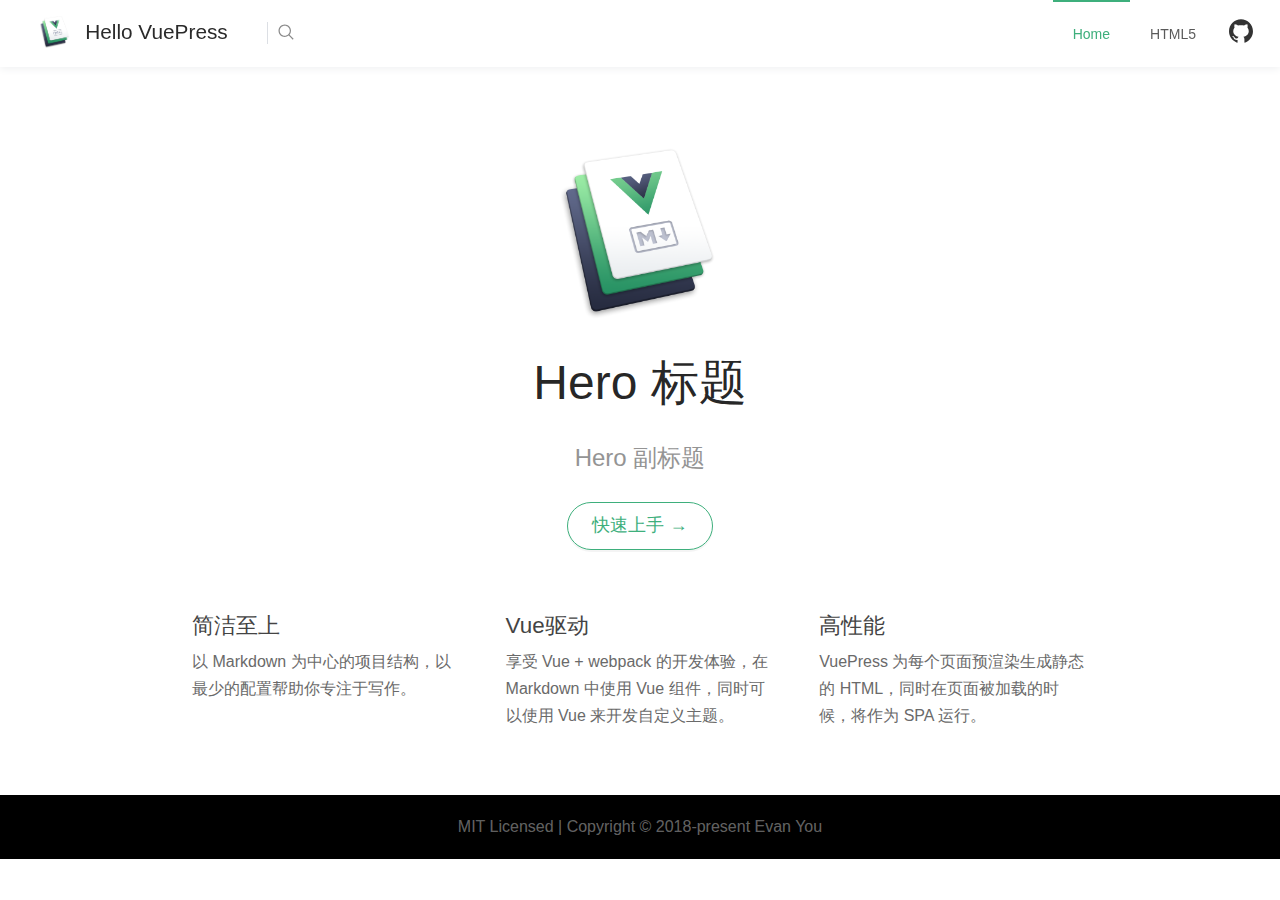
<file: index.html>
<!DOCTYPE html>
<html lang="en-US">
  <head>
    <meta charset="utf-8">
    <meta name="viewport" content="width=device-width, user-scalable=no, initial-scale=1.0, maximum-scale=1.0, minimum-scale=1.0">
    <title>Hello VuePress</title>
    <meta name="description" content="">
    <meta name="generator" content="VuePress 1.8.2">
    <link rel="icon" href="/assets/logo.png">
    <meta name="description" content="Just playing around">
    <link rel="preload" href="/assets/css/0.styles.d543ba48.css" as="style"><link rel="preload" href="/assets/js/app.e04eeacd.js" as="script"><link rel="preload" href="/assets/js/2.254e5786.js" as="script"><link rel="preload" href="/assets/js/6.a1860204.js" as="script"><link rel="prefetch" href="/assets/js/3.1c4de574.js"><link rel="prefetch" href="/assets/js/4.7b0884c7.js"><link rel="prefetch" href="/assets/js/5.1ac2baca.js"><link rel="prefetch" href="/assets/js/7.b7a99f80.js"><link rel="prefetch" href="/assets/js/8.587c3487.js"><link rel="prefetch" href="/assets/js/9.06639faa.js">
    <link rel="stylesheet" href="/assets/css/0.styles.d543ba48.css">
  </head>
  <body>
    <div id="app" data-server-rendered="true"><div class="theme-container no-sidebar"><header class="navbar"><div class="ant-row"><div class="sidebar-button"><i aria-label="icon: bars" class="anticon anticon-bars"><svg viewBox="0 0 1024 1024" focusable="false" data-icon="bars" width="1em" height="1em" fill="currentColor" aria-hidden="true"><path d="M912 192H328c-4.4 0-8 3.6-8 8v56c0 4.4 3.6 8 8 8h584c4.4 0 8-3.6 8-8v-56c0-4.4-3.6-8-8-8zm0 284H328c-4.4 0-8 3.6-8 8v56c0 4.4 3.6 8 8 8h584c4.4 0 8-3.6 8-8v-56c0-4.4-3.6-8-8-8zm0 284H328c-4.4 0-8 3.6-8 8v56c0 4.4 3.6 8 8 8h584c4.4 0 8-3.6 8-8v-56c0-4.4-3.6-8-8-8zM104 228a56 56 0 1 0 112 0 56 56 0 1 0-112 0zm0 284a56 56 0 1 0 112 0 56 56 0 1 0-112 0zm0 284a56 56 0 1 0 112 0 56 56 0 1 0-112 0z"></path></svg></i> <span></span></div> <div class="ant-col ant-col-xs-24 ant-col-sm-24 ant-col-md-6 ant-col-lg-5 ant-col-xl-5 ant-col-xxl-4"><a href="/" aria-current="page" class="router-link-exact-active router-link-active home-link"><img src="/assets/logo.png" alt="Hello VuePress" class="logo"> <span class="site-name">Hello VuePress</span></a> <div class="search-box mobile-search"><input aria-label="Search" autocomplete="off" spellcheck="false" value=""> <!----></div></div> <div class="ant-col ant-col-xs-0 ant-col-sm-0 ant-col-md-18 ant-col-lg-19 ant-col-xl-19 ant-col-xxl-20"><div class="search-box"><input aria-label="Search" autocomplete="off" spellcheck="false" value=""> <!----></div> <nav class="nav-links can-hide"><ul role="menu" id="nav" class="ant-menu ant-menu-horizontal ant-menu-root ant-menu-light"><li role="menuitem" class="ant-menu-submenu ant-menu-submenu-horizontal ant-menu-overflowed-submenu" style="display:none;"><div aria-haspopup="true" class="ant-menu-submenu-title"><span>···</span><i class="ant-menu-submenu-arrow"></i></div></li><li role="menuitem" class="ant-menu-item ant-menu-item-selected"><a href="/" aria-current="page" class="router-link-exact-active router-link-active">
          Home
        </a></li><li role="menuitem" class="ant-menu-submenu ant-menu-submenu-horizontal ant-menu-overflowed-submenu" style="display:none;"><div aria-haspopup="true" class="ant-menu-submenu-title"><span>···</span><i class="ant-menu-submenu-arrow"></i></div></li><li role="menuitem" class="ant-menu-item"><a href="/html5/">
          HTML5
        </a></li><li role="menuitem" class="ant-menu-submenu ant-menu-submenu-horizontal ant-menu-overflowed-submenu" style="visibility:hidden;position:absolute;"><div aria-haspopup="true" class="ant-menu-submenu-title"><span>···</span><i class="ant-menu-submenu-arrow"></i></div></li></ul> <a href="https://github.com/yyx219" target="_blank" rel="noopener noreferrer" class="repo-link"><i aria-label="icon: github" class="anticon anticon-github"><svg viewBox="64 64 896 896" focusable="false" data-icon="github" width="1em" height="1em" fill="currentColor" aria-hidden="true"><path d="M511.6 76.3C264.3 76.2 64 276.4 64 523.5 64 718.9 189.3 885 363.8 946c23.5 5.9 19.9-10.8 19.9-22.2v-77.5c-135.7 15.9-141.2-73.9-150.3-88.9C215 726 171.5 718 184.5 703c30.9-15.9 62.4 4 98.9 57.9 26.4 39.1 77.9 32.5 104 26 5.7-23.5 17.9-44.5 34.7-60.8-140.6-25.2-199.2-111-199.2-213 0-49.5 16.3-95 48.3-131.7-20.4-60.5 1.9-112.3 4.9-120 58.1-5.2 118.5 41.6 123.2 45.3 33-8.9 70.7-13.6 112.9-13.6 42.4 0 80.2 4.9 113.5 13.9 11.3-8.6 67.3-48.8 121.3-43.9 2.9 7.7 24.7 58.3 5.5 118 32.4 36.8 48.9 82.7 48.9 132.3 0 102.2-59 188.1-200 212.9a127.5 127.5 0 0 1 38.1 91v112.5c.8 9 0 17.9 15 17.9 177.1-59.7 304.6-227 304.6-424.1 0-247.2-200.4-447.3-447.5-447.3z"></path></svg></i></a></nav></div></div> <!----></header> <aside class="sidebar"><!----> <!----></aside> <div><main aria-labelledby="main-title" class="home"><header class="hero"><img src="/assets/logo.png" alt="hero" class="hero-logo"> <h1 id="main-title">
        Hero 标题
      </h1> <p class="description">
        Hero 副标题
      </p> <button type="button" class="ant-btn ant-btn-primary ant-btn-round ant-btn-lg ant-btn-background-ghost"><a href="/html5/">
          快速上手 →
        </a></button> <!----></header> <div class="features"><div class="feature"><h2>简洁至上</h2> <p>以 Markdown 为中心的项目结构，以最少的配置帮助你专注于写作。</p></div><div class="feature"><h2>Vue驱动</h2> <p>享受 Vue + webpack 的开发体验，在 Markdown 中使用 Vue 组件，同时可以使用 Vue 来开发自定义主题。</p></div><div class="feature"><h2>高性能</h2> <p>VuePress 为每个页面预渲染生成静态的 HTML，同时在页面被加载的时候，将作为 SPA 运行。</p></div></div> <div class="theme-antdocs-content custom content__default"></div></main> <div class="footer"><!----> <div class="footer-bottom">MIT Licensed | Copyright © 2018-present Evan You</div></div></div> <!----></div><div class="global-ui"></div></div>
    <script src="/assets/js/app.e04eeacd.js" defer></script><script src="/assets/js/2.254e5786.js" defer></script><script src="/assets/js/6.a1860204.js" defer></script>
  </body>
</html>
</file>
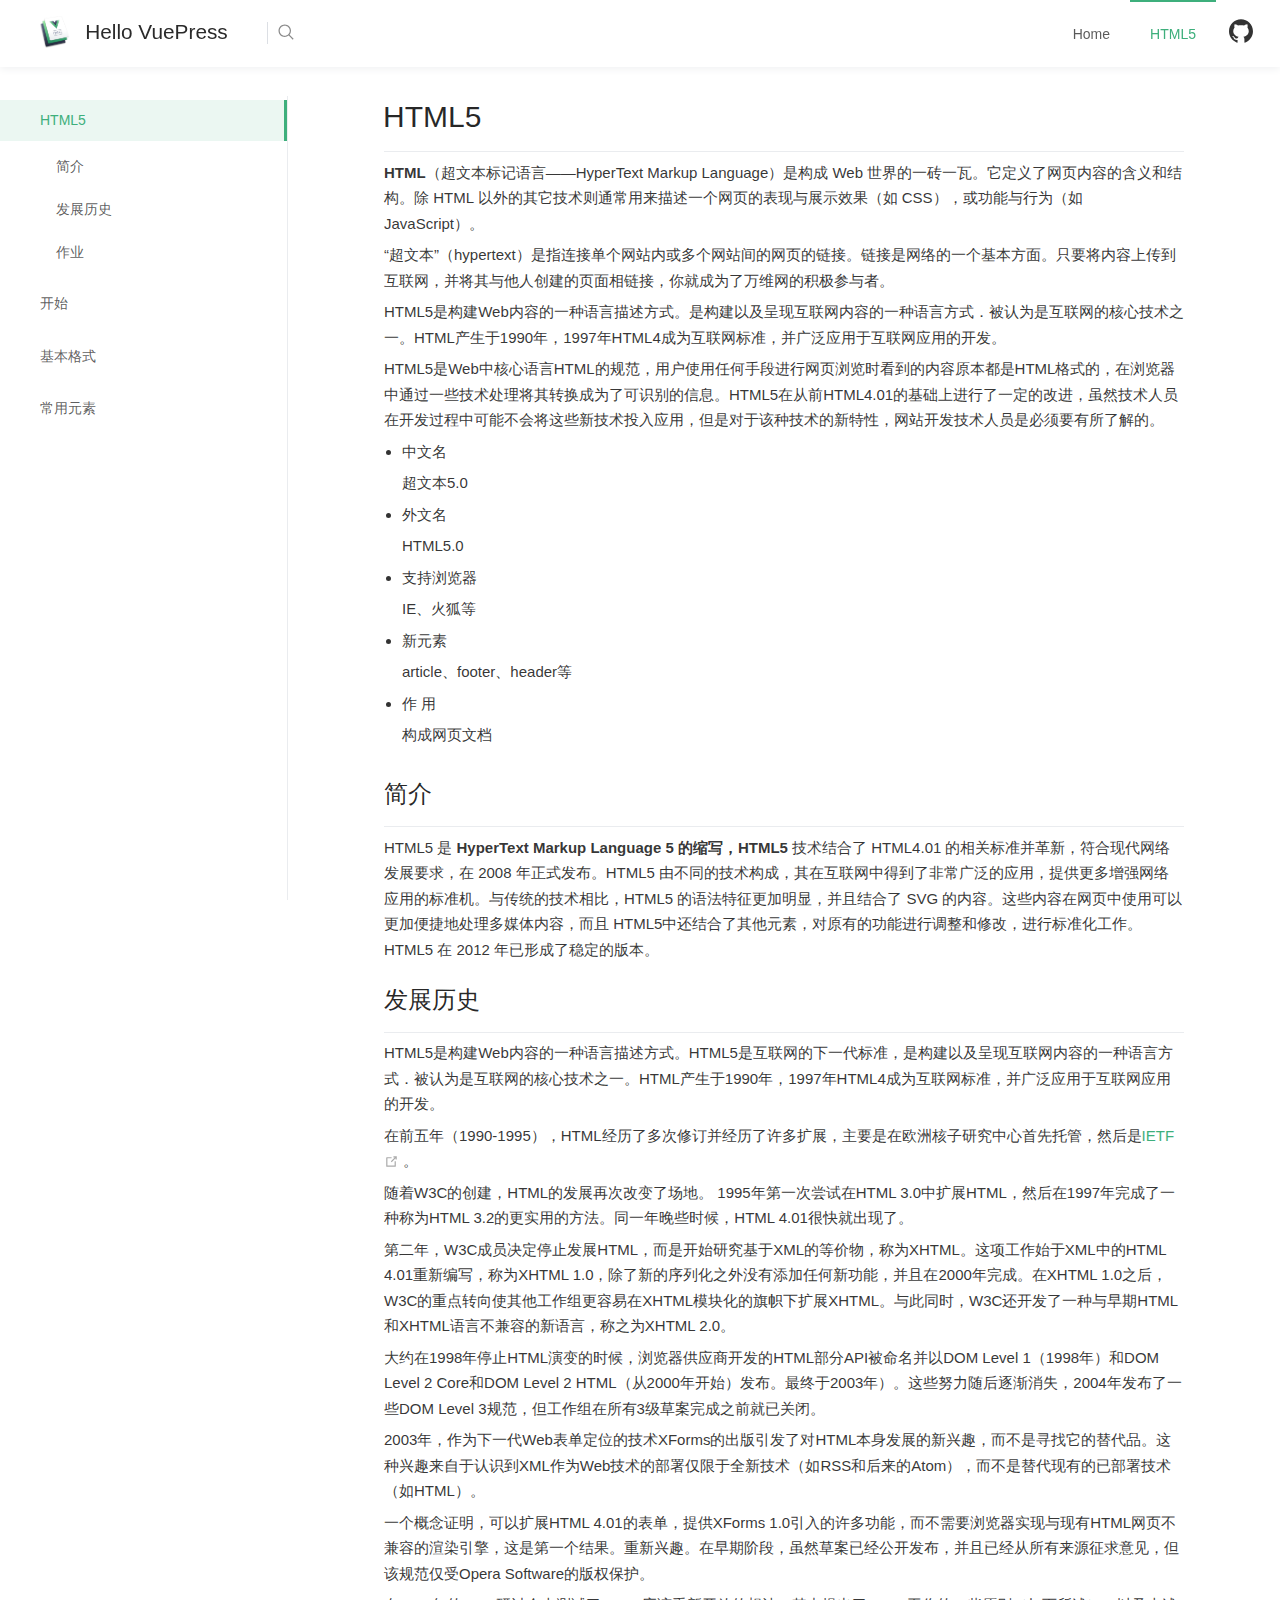
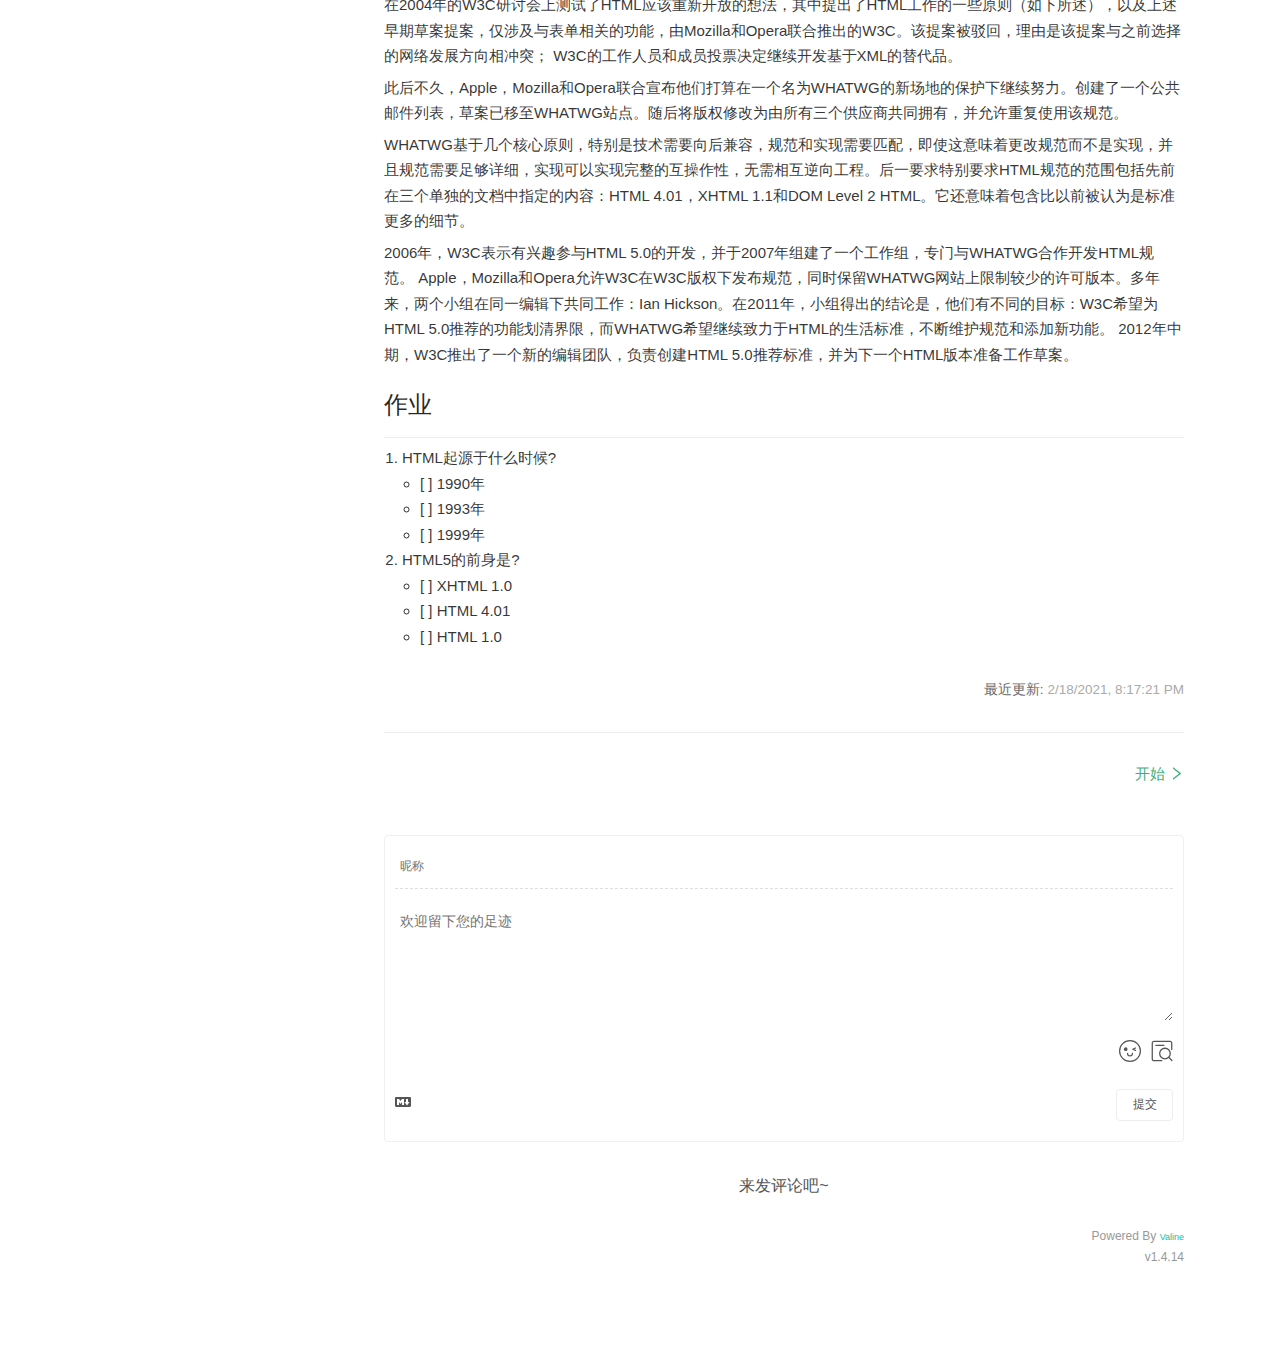
<file: html5/index.html>
<!DOCTYPE html>
<html lang="en-US">
  <head>
    <meta charset="utf-8">
    <meta name="viewport" content="width=device-width, user-scalable=no, initial-scale=1.0, maximum-scale=1.0, minimum-scale=1.0">
    <title>HTML5 | Hello VuePress</title>
    <meta name="description" content="">
    <meta name="generator" content="VuePress 1.8.2">
    <link rel="icon" href="/assets/logo.png">
    <meta name="description" content="Just playing around">
    <link rel="preload" href="/assets/css/0.styles.d543ba48.css" as="style"><link rel="preload" href="/assets/js/app.e04eeacd.js" as="script"><link rel="preload" href="/assets/js/2.254e5786.js" as="script"><link rel="preload" href="/assets/js/7.b7a99f80.js" as="script"><link rel="prefetch" href="/assets/js/3.1c4de574.js"><link rel="prefetch" href="/assets/js/4.7b0884c7.js"><link rel="prefetch" href="/assets/js/5.1ac2baca.js"><link rel="prefetch" href="/assets/js/6.a1860204.js"><link rel="prefetch" href="/assets/js/8.587c3487.js"><link rel="prefetch" href="/assets/js/9.06639faa.js">
    <link rel="stylesheet" href="/assets/css/0.styles.d543ba48.css">
  </head>
  <body>
    <div id="app" data-server-rendered="true"><div class="theme-container"><header class="navbar"><div class="ant-row"><div class="sidebar-button"><i aria-label="icon: bars" class="anticon anticon-bars"><svg viewBox="0 0 1024 1024" focusable="false" data-icon="bars" width="1em" height="1em" fill="currentColor" aria-hidden="true"><path d="M912 192H328c-4.4 0-8 3.6-8 8v56c0 4.4 3.6 8 8 8h584c4.4 0 8-3.6 8-8v-56c0-4.4-3.6-8-8-8zm0 284H328c-4.4 0-8 3.6-8 8v56c0 4.4 3.6 8 8 8h584c4.4 0 8-3.6 8-8v-56c0-4.4-3.6-8-8-8zm0 284H328c-4.4 0-8 3.6-8 8v56c0 4.4 3.6 8 8 8h584c4.4 0 8-3.6 8-8v-56c0-4.4-3.6-8-8-8zM104 228a56 56 0 1 0 112 0 56 56 0 1 0-112 0zm0 284a56 56 0 1 0 112 0 56 56 0 1 0-112 0zm0 284a56 56 0 1 0 112 0 56 56 0 1 0-112 0z"></path></svg></i> <span></span></div> <div class="ant-col ant-col-xs-24 ant-col-sm-24 ant-col-md-6 ant-col-lg-5 ant-col-xl-5 ant-col-xxl-4"><a href="/" class="router-link-active home-link"><img src="/assets/logo.png" alt="Hello VuePress" class="logo"> <span class="site-name">Hello VuePress</span></a> <div class="search-box mobile-search"><input aria-label="Search" autocomplete="off" spellcheck="false" value=""> <!----></div></div> <div class="ant-col ant-col-xs-0 ant-col-sm-0 ant-col-md-18 ant-col-lg-19 ant-col-xl-19 ant-col-xxl-20"><div class="search-box"><input aria-label="Search" autocomplete="off" spellcheck="false" value=""> <!----></div> <nav class="nav-links can-hide"><ul role="menu" id="nav" class="ant-menu ant-menu-horizontal ant-menu-root ant-menu-light"><li role="menuitem" class="ant-menu-submenu ant-menu-submenu-horizontal ant-menu-overflowed-submenu" style="display:none;"><div aria-haspopup="true" class="ant-menu-submenu-title"><span>···</span><i class="ant-menu-submenu-arrow"></i></div></li><li role="menuitem" class="ant-menu-item"><a href="/" class="router-link-active">
          Home
        </a></li><li role="menuitem" class="ant-menu-submenu ant-menu-submenu-horizontal ant-menu-overflowed-submenu" style="display:none;"><div aria-haspopup="true" class="ant-menu-submenu-title"><span>···</span><i class="ant-menu-submenu-arrow"></i></div></li><li role="menuitem" class="ant-menu-item ant-menu-item-selected"><a href="/html5/" aria-current="page" class="router-link-exact-active router-link-active">
          HTML5
        </a></li><li role="menuitem" class="ant-menu-submenu ant-menu-submenu-horizontal ant-menu-overflowed-submenu" style="visibility:hidden;position:absolute;"><div aria-haspopup="true" class="ant-menu-submenu-title"><span>···</span><i class="ant-menu-submenu-arrow"></i></div></li></ul> <a href="https://github.com/yyx219" target="_blank" rel="noopener noreferrer" class="repo-link"><i aria-label="icon: github" class="anticon anticon-github"><svg viewBox="64 64 896 896" focusable="false" data-icon="github" width="1em" height="1em" fill="currentColor" aria-hidden="true"><path d="M511.6 76.3C264.3 76.2 64 276.4 64 523.5 64 718.9 189.3 885 363.8 946c23.5 5.9 19.9-10.8 19.9-22.2v-77.5c-135.7 15.9-141.2-73.9-150.3-88.9C215 726 171.5 718 184.5 703c30.9-15.9 62.4 4 98.9 57.9 26.4 39.1 77.9 32.5 104 26 5.7-23.5 17.9-44.5 34.7-60.8-140.6-25.2-199.2-111-199.2-213 0-49.5 16.3-95 48.3-131.7-20.4-60.5 1.9-112.3 4.9-120 58.1-5.2 118.5 41.6 123.2 45.3 33-8.9 70.7-13.6 112.9-13.6 42.4 0 80.2 4.9 113.5 13.9 11.3-8.6 67.3-48.8 121.3-43.9 2.9 7.7 24.7 58.3 5.5 118 32.4 36.8 48.9 82.7 48.9 132.3 0 102.2-59 188.1-200 212.9a127.5 127.5 0 0 1 38.1 91v112.5c.8 9 0 17.9 15 17.9 177.1-59.7 304.6-227 304.6-424.1 0-247.2-200.4-447.3-447.5-447.3z"></path></svg></i></a></nav></div></div> <!----></header> <aside class="sidebar"><!----> <ul class="sidebar-links"><li><a href="/html5/" aria-current="page" title="HTML5" class="active sidebar-link">HTML5</a><ul class="sidebar-sub-headers"><li class="sidebar-sub-header"><a href="/html5/#简介" title="简介" class="sidebar-link">简介</a></li><li class="sidebar-sub-header"><a href="/html5/#发展历史" title="发展历史" class="sidebar-link">发展历史</a></li><li class="sidebar-sub-header"><a href="/html5/#作业" title="作业" class="sidebar-link">作业</a></li></ul></li><li><a href="/html5/installation.html" title="开始" class="sidebar-link">开始</a></li><li><a href="/html5/basicFormat.html" title="基本格式" class="sidebar-link">基本格式</a></li><li><a href="/html5/commonElements.html" title="常用元素" class="sidebar-link">常用元素</a></li></ul></aside> <main class="page"> <div class="theme-antdocs-content content__default"><h1 id="html5"><a href="#html5" class="header-anchor">#</a> HTML5</h1> <hr> <p><strong>HTML</strong>（超文本标记语言——HyperText Markup Language）是构成 Web 世界的一砖一瓦。它定义了网页内容的含义和结构。除 HTML 以外的其它技术则通常用来描述一个网页的表现与展示效果（如 CSS），或功能与行为（如 JavaScript）。</p> <p>“超文本”（hypertext）是指连接单个网站内或多个网站间的网页的链接。链接是网络的一个基本方面。只要将内容上传到互联网，并将其与他人创建的页面相链接，你就成为了万维网的积极参与者。</p> <p>HTML5是构建Web内容的一种语言描述方式。是构建以及呈现互联网内容的一种语言方式．被认为是互联网的核心技术之一。HTML产生于1990年，1997年HTML4成为互联网标准，并广泛应用于互联网应用的开发。</p> <p>HTML5是Web中核心语言HTML的规范，用户使用任何手段进行网页浏览时看到的内容原本都是HTML格式的，在浏览器中通过一些技术处理将其转换成为了可识别的信息。HTML5在从前HTML4.01的基础上进行了一定的改进，虽然技术人员在开发过程中可能不会将这些新技术投入应用，但是对于该种技术的新特性，网站开发技术人员是必须要有所了解的。</p> <ul><li><p>中文名</p> <p>超文本5.0</p></li> <li><p>外文名</p> <p>HTML5.0</p></li> <li><p>支持浏览器</p> <p>IE、火狐等</p></li> <li><p>新元素</p> <p>article、footer、header等</p></li> <li><p>作  用</p> <p>构成网页文档</p></li></ul> <h2 id="简介"><a href="#简介" class="header-anchor">#</a> 简介</h2> <hr> <p>HTML5 是 <strong>HyperText Markup Language 5 的缩写，HTML5</strong> 技术结合了 HTML4.01 的相关标准并革新，符合现代网络发展要求，在 2008 年正式发布。HTML5 由不同的技术构成，其在互联网中得到了非常广泛的应用，提供更多增强网络应用的标准机。与传统的技术相比，HTML5 的语法特征更加明显，并且结合了 SVG 的内容。这些内容在网页中使用可以更加便捷地处理多媒体内容，而且 HTML5中还结合了其他元素，对原有的功能进行调整和修改，进行标准化工作。HTML5 在 2012 年已形成了稳定的版本。</p> <h2 id="发展历史"><a href="#发展历史" class="header-anchor">#</a> 发展历史</h2> <hr> <p>HTML5是构建Web内容的一种语言描述方式。HTML5是互联网的下一代标准，是构建以及呈现互联网内容的一种语言方式．被认为是互联网的核心技术之一。HTML产生于1990年，1997年HTML4成为互联网标准，并广泛应用于互联网应用的开发。</p> <p>在前五年（1990-1995），HTML经历了多次修订并经历了许多扩展，主要是在欧洲核子研究中心首先托管，然后是<a href="https://baike.baidu.com/item/IETF/2800318" target="_blank" rel="noopener noreferrer">IETF<span><svg xmlns="http://www.w3.org/2000/svg" aria-hidden="true" focusable="false" x="0px" y="0px" viewBox="0 0 100 100" width="15" height="15" class="icon outbound"><path fill="currentColor" d="M18.8,85.1h56l0,0c2.2,0,4-1.8,4-4v-32h-8v28h-48v-48h28v-8h-32l0,0c-2.2,0-4,1.8-4,4v56C14.8,83.3,16.6,85.1,18.8,85.1z"></path> <polygon fill="currentColor" points="45.7,48.7 51.3,54.3 77.2,28.5 77.2,37.2 85.2,37.2 85.2,14.9 62.8,14.9 62.8,22.9 71.5,22.9"></polygon></svg> <span class="sr-only">(opens new window)</span></span></a>。</p> <p>随着W3C的创建，HTML的发展再次改变了场地。 1995年第一次尝试在HTML 3.0中扩展HTML，然后在1997年完成了一种称为HTML 3.2的更实用的方法。同一年晚些时候，HTML 4.01很快就出现了。</p> <p>第二年，W3C成员决定停止发展HTML，而是开始研究基于XML的等价物，称为XHTML。这项工作始于XML中的HTML 4.01重新编写，称为XHTML 1.0，除了新的序列化之外没有添加任何新功能，并且在2000年完成。在XHTML 1.0之后，W3C的重点转向使其他工作组更容易在XHTML模块化的旗帜下扩展XHTML。与此同时，W3C还开发了一种与早期HTML和XHTML语言不兼容的新语言，称之为XHTML 2.0。</p> <p>大约在1998年停止HTML演变的时候，浏览器供应商开发的HTML部分API被命名并以DOM Level 1（1998年）和DOM Level 2 Core和DOM Level 2 HTML（从2000年开始）发布。最终于2003年）。这些努力随后逐渐消失，2004年发布了一些DOM Level 3规范，但工作组在所有3级草案完成之前就已关闭。</p> <p>2003年，作为下一代Web表单定位的技术XForms的出版引发了对HTML本身发展的新兴趣，而不是寻找它的替代品。这种兴趣来自于认识到XML作为Web技术的部署仅限于全新技术（如RSS和后来的Atom），而不是替代现有的已部署技术（如HTML）。</p> <p>一个概念证明，可以扩展HTML 4.01的表单，提供XForms 1.0引入的许多功能，而不需要浏览器实现与现有HTML网页不兼容的渲染引擎，这是第一个结果。重新兴趣。在早期阶段，虽然草案已经公开发布，并且已经从所有来源征求意见，但该规范仅受Opera Software的版权保护。</p> <p>在2004年的W3C研讨会上测试了HTML应该重新开放的想法，其中提出了HTML工作的一些原则（如下所述），以及上述早期草案提案，仅涉及与表单相关的功能，由Mozilla和Opera联合推出的W3C。该提案被驳回，理由是该提案与之前选择的网络发展方向相冲突； W3C的工作人员和成员投票决定继续开发基于XML的替代品。</p> <p>此后不久，Apple，Mozilla和Opera联合宣布他们打算在一个名为WHATWG的新场地的保护下继续努力。创建了一个公共邮件列表，草案已移至WHATWG站点。随后将版权修改为由所有三个供应商共同拥有，并允许重复使用该规范。</p> <p>WHATWG基于几个核心原则，特别是技术需要向后兼容，规范和实现需要匹配，即使这意味着更改规范而不是实现，并且规范需要足够详细，实现可以实现完整的互操作性，无需相互逆向工程。后一要求特别要求HTML规范的范围包括先前在三个单独的文档中指定的内容：HTML 4.01，XHTML 1.1和DOM Level 2 HTML。它还意味着包含比以前被认为是标准更多的细节。</p> <p>2006年，W3C表示有兴趣参与HTML 5.0的开发，并于2007年组建了一个工作组，专门与WHATWG合作开发HTML规范。 Apple，Mozilla和Opera允许W3C在W3C版权下发布规范，同时保留WHATWG网站上限制较少的许可版本。多年来，两个小组在同一编辑下共同工作：Ian Hickson。在2011年，小组得出的结论是，他们有不同的目标：W3C希望为HTML 5.0推荐的功能划清界限，而WHATWG希望继续致力于HTML的生活标准，不断维护规范和添加新功能。 2012年中期，W3C推出了一个新的编辑团队，负责创建HTML 5.0推荐标准，并为下一个HTML版本准备工作草案。</p> <h2 id="作业"><a href="#作业" class="header-anchor">#</a> 作业</h2> <hr> <ol><li>HTML起源于什么时候?
<ul><li>[ ] 1990年</li> <li>[ ] 1993年</li> <li>[ ] 1999年</li></ul></li> <li>HTML5的前身是?
<ul><li>[ ] XHTML 1.0</li> <li>[ ] HTML 4.01</li> <li>[ ] HTML 1.0</li></ul></li></ol></div> <footer class="page-edit"><!----> <div class="last-updated"><span class="prefix">最近更新:</span> <span class="time">2/18/2021, 8:17:21 PM</span></div></footer> <div class="page-nav"><p class="inner"><!----> <span class="next"><a href="/html5/installation.html">
        开始
        <i aria-label="icon: right" class="anticon anticon-right"><svg viewBox="64 64 896 896" focusable="false" data-icon="right" width="1em" height="1em" fill="currentColor" aria-hidden="true"><path d="M765.7 486.8L314.9 134.7A7.97 7.97 0 0 0 302 141v77.3c0 4.9 2.3 9.6 6.1 12.6l360 281.1-360 281.1c-3.9 3-6.1 7.7-6.1 12.6V883c0 6.7 7.7 10.4 12.9 6.3l450.8-352.1a31.96 31.96 0 0 0 0-50.4z"></path></svg></i></a></span></p></div> </main> <!----></div><div class="global-ui"></div></div>
    <script src="/assets/js/app.e04eeacd.js" defer></script><script src="/assets/js/2.254e5786.js" defer></script><script src="/assets/js/7.b7a99f80.js" defer></script>
  </body>
</html>
</file>
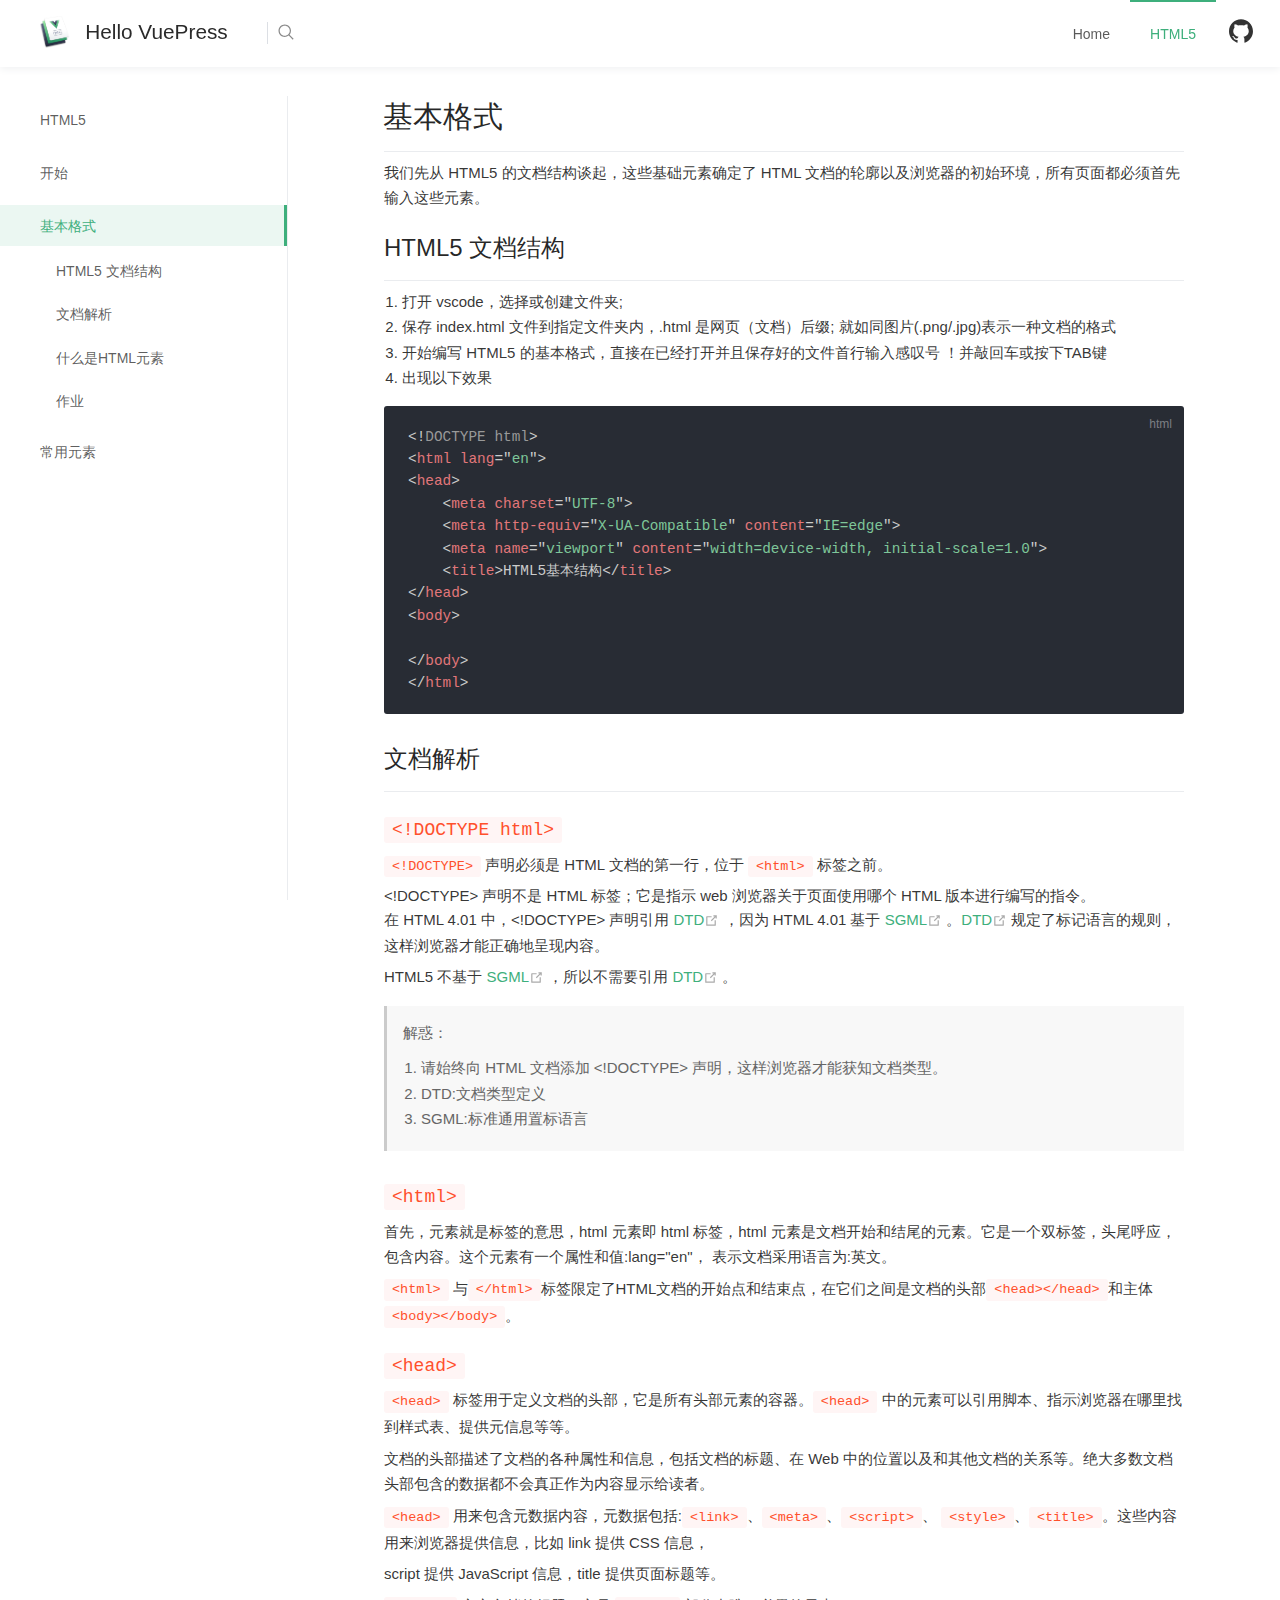
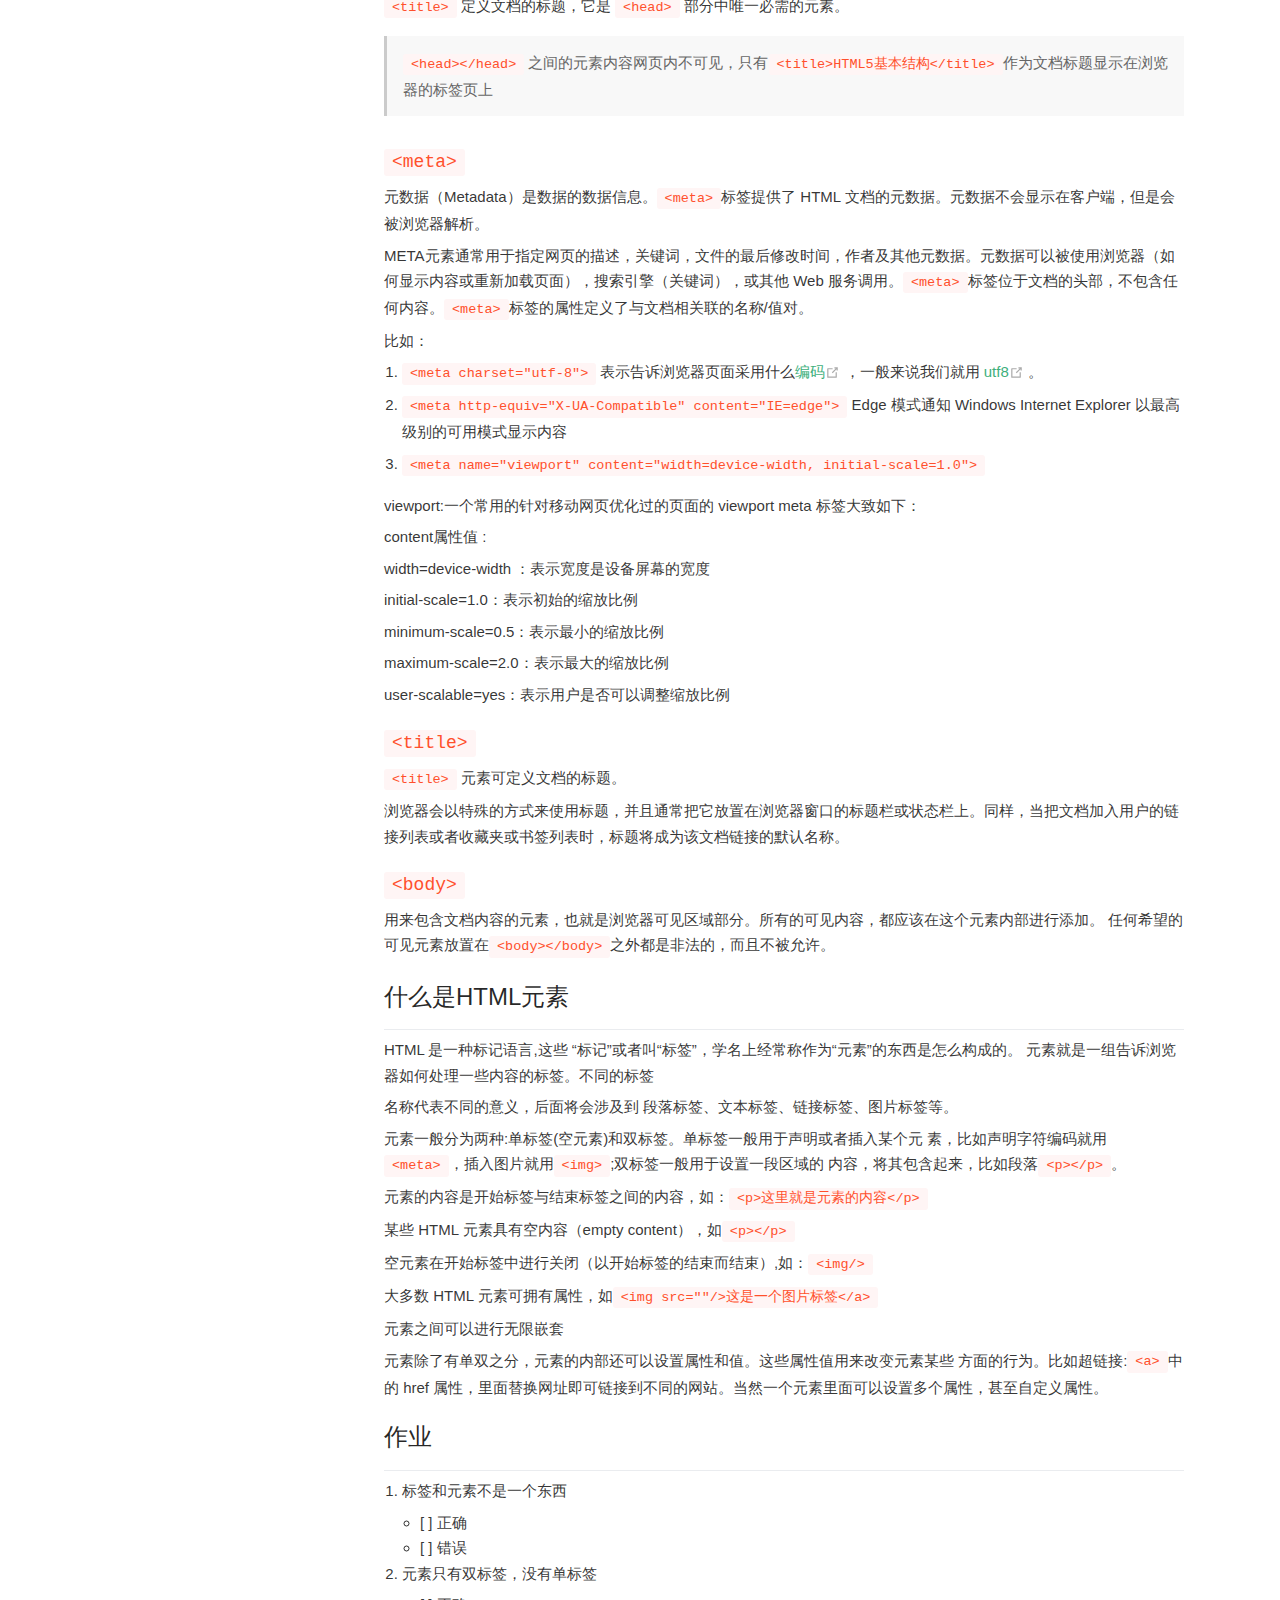
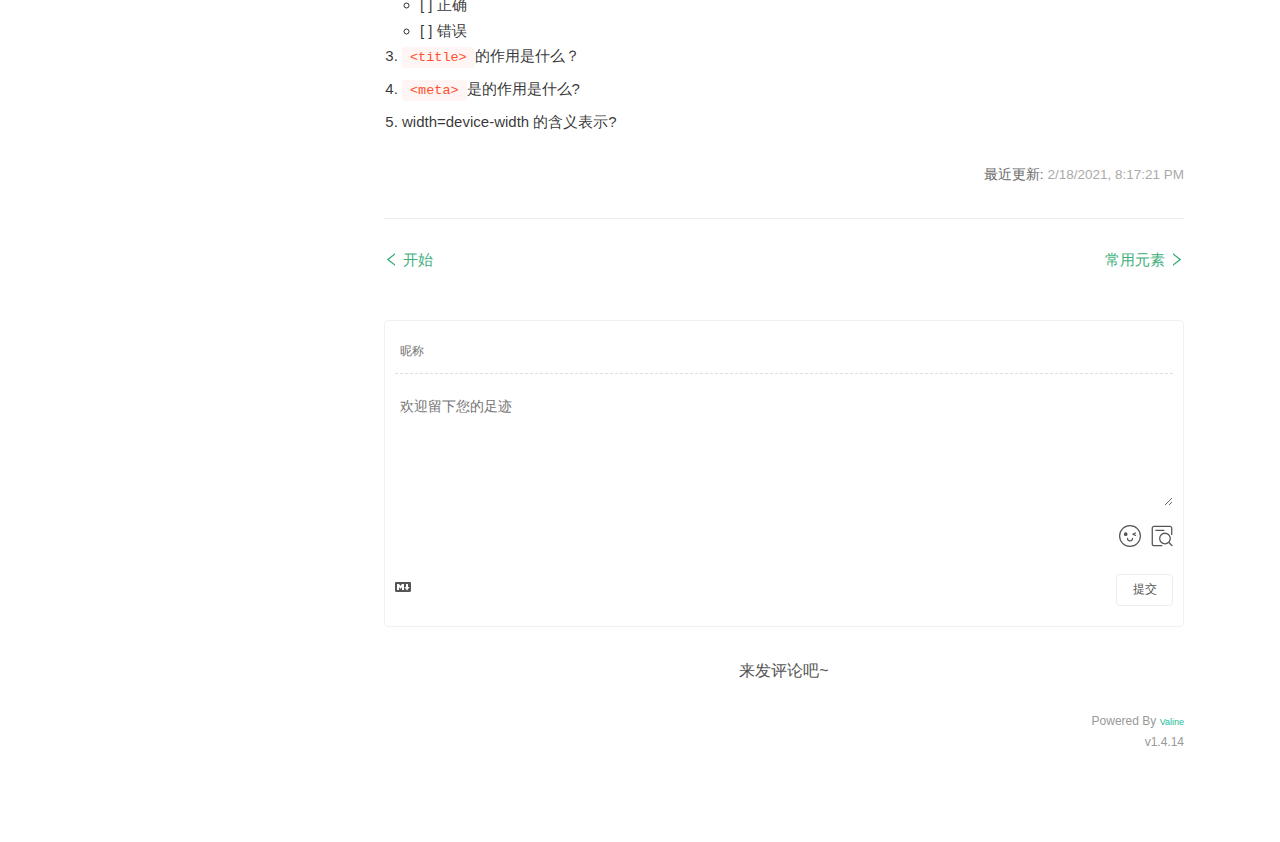
<file: html5/basicFormat.html>
<!DOCTYPE html>
<html lang="en-US">
  <head>
    <meta charset="utf-8">
    <meta name="viewport" content="width=device-width, user-scalable=no, initial-scale=1.0, maximum-scale=1.0, minimum-scale=1.0">
    <title>基本格式 | Hello VuePress</title>
    <meta name="description" content="">
    <meta name="generator" content="VuePress 1.8.2">
    <link rel="icon" href="/assets/logo.png">
    <meta name="description" content="Just playing around">
    <link rel="preload" href="/assets/css/0.styles.d543ba48.css" as="style"><link rel="preload" href="/assets/js/app.e04eeacd.js" as="script"><link rel="preload" href="/assets/js/2.254e5786.js" as="script"><link rel="preload" href="/assets/js/8.587c3487.js" as="script"><link rel="prefetch" href="/assets/js/3.1c4de574.js"><link rel="prefetch" href="/assets/js/4.7b0884c7.js"><link rel="prefetch" href="/assets/js/5.1ac2baca.js"><link rel="prefetch" href="/assets/js/6.a1860204.js"><link rel="prefetch" href="/assets/js/7.b7a99f80.js"><link rel="prefetch" href="/assets/js/9.06639faa.js">
    <link rel="stylesheet" href="/assets/css/0.styles.d543ba48.css">
  </head>
  <body>
    <div id="app" data-server-rendered="true"><div class="theme-container"><header class="navbar"><div class="ant-row"><div class="sidebar-button"><i aria-label="icon: bars" class="anticon anticon-bars"><svg viewBox="0 0 1024 1024" focusable="false" data-icon="bars" width="1em" height="1em" fill="currentColor" aria-hidden="true"><path d="M912 192H328c-4.4 0-8 3.6-8 8v56c0 4.4 3.6 8 8 8h584c4.4 0 8-3.6 8-8v-56c0-4.4-3.6-8-8-8zm0 284H328c-4.4 0-8 3.6-8 8v56c0 4.4 3.6 8 8 8h584c4.4 0 8-3.6 8-8v-56c0-4.4-3.6-8-8-8zm0 284H328c-4.4 0-8 3.6-8 8v56c0 4.4 3.6 8 8 8h584c4.4 0 8-3.6 8-8v-56c0-4.4-3.6-8-8-8zM104 228a56 56 0 1 0 112 0 56 56 0 1 0-112 0zm0 284a56 56 0 1 0 112 0 56 56 0 1 0-112 0zm0 284a56 56 0 1 0 112 0 56 56 0 1 0-112 0z"></path></svg></i> <span></span></div> <div class="ant-col ant-col-xs-24 ant-col-sm-24 ant-col-md-6 ant-col-lg-5 ant-col-xl-5 ant-col-xxl-4"><a href="/" class="router-link-active home-link"><img src="/assets/logo.png" alt="Hello VuePress" class="logo"> <span class="site-name">Hello VuePress</span></a> <div class="search-box mobile-search"><input aria-label="Search" autocomplete="off" spellcheck="false" value=""> <!----></div></div> <div class="ant-col ant-col-xs-0 ant-col-sm-0 ant-col-md-18 ant-col-lg-19 ant-col-xl-19 ant-col-xxl-20"><div class="search-box"><input aria-label="Search" autocomplete="off" spellcheck="false" value=""> <!----></div> <nav class="nav-links can-hide"><ul role="menu" id="nav" class="ant-menu ant-menu-horizontal ant-menu-root ant-menu-light"><li role="menuitem" class="ant-menu-submenu ant-menu-submenu-horizontal ant-menu-overflowed-submenu" style="display:none;"><div aria-haspopup="true" class="ant-menu-submenu-title"><span>···</span><i class="ant-menu-submenu-arrow"></i></div></li><li role="menuitem" class="ant-menu-item"><a href="/" class="router-link-active">
          Home
        </a></li><li role="menuitem" class="ant-menu-submenu ant-menu-submenu-horizontal ant-menu-overflowed-submenu" style="display:none;"><div aria-haspopup="true" class="ant-menu-submenu-title"><span>···</span><i class="ant-menu-submenu-arrow"></i></div></li><li role="menuitem" class="ant-menu-item ant-menu-item-selected"><a href="/html5/" class="router-link-active">
          HTML5
        </a></li><li role="menuitem" class="ant-menu-submenu ant-menu-submenu-horizontal ant-menu-overflowed-submenu" style="visibility:hidden;position:absolute;"><div aria-haspopup="true" class="ant-menu-submenu-title"><span>···</span><i class="ant-menu-submenu-arrow"></i></div></li></ul> <a href="https://github.com/yyx219" target="_blank" rel="noopener noreferrer" class="repo-link"><i aria-label="icon: github" class="anticon anticon-github"><svg viewBox="64 64 896 896" focusable="false" data-icon="github" width="1em" height="1em" fill="currentColor" aria-hidden="true"><path d="M511.6 76.3C264.3 76.2 64 276.4 64 523.5 64 718.9 189.3 885 363.8 946c23.5 5.9 19.9-10.8 19.9-22.2v-77.5c-135.7 15.9-141.2-73.9-150.3-88.9C215 726 171.5 718 184.5 703c30.9-15.9 62.4 4 98.9 57.9 26.4 39.1 77.9 32.5 104 26 5.7-23.5 17.9-44.5 34.7-60.8-140.6-25.2-199.2-111-199.2-213 0-49.5 16.3-95 48.3-131.7-20.4-60.5 1.9-112.3 4.9-120 58.1-5.2 118.5 41.6 123.2 45.3 33-8.9 70.7-13.6 112.9-13.6 42.4 0 80.2 4.9 113.5 13.9 11.3-8.6 67.3-48.8 121.3-43.9 2.9 7.7 24.7 58.3 5.5 118 32.4 36.8 48.9 82.7 48.9 132.3 0 102.2-59 188.1-200 212.9a127.5 127.5 0 0 1 38.1 91v112.5c.8 9 0 17.9 15 17.9 177.1-59.7 304.6-227 304.6-424.1 0-247.2-200.4-447.3-447.5-447.3z"></path></svg></i></a></nav></div></div> <!----></header> <aside class="sidebar"><!----> <ul class="sidebar-links"><li><a href="/html5/" aria-current="page" title="HTML5" class="sidebar-link">HTML5</a></li><li><a href="/html5/installation.html" title="开始" class="sidebar-link">开始</a></li><li><a href="/html5/basicFormat.html" aria-current="page" title="基本格式" class="active sidebar-link">基本格式</a><ul class="sidebar-sub-headers"><li class="sidebar-sub-header"><a href="/html5/basicFormat.html#html5-文档结构" title="HTML5 文档结构" class="sidebar-link">HTML5 文档结构</a></li><li class="sidebar-sub-header"><a href="/html5/basicFormat.html#文档解析" title="文档解析" class="sidebar-link">文档解析</a></li><li class="sidebar-sub-header"><a href="/html5/basicFormat.html#什么是html元素" title="什么是HTML元素" class="sidebar-link">什么是HTML元素</a></li><li class="sidebar-sub-header"><a href="/html5/basicFormat.html#作业" title="作业" class="sidebar-link">作业</a></li></ul></li><li><a href="/html5/commonElements.html" title="常用元素" class="sidebar-link">常用元素</a></li></ul></aside> <main class="page"> <div class="theme-antdocs-content content__default"><h1 id="基本格式"><a href="#基本格式" class="header-anchor">#</a> 基本格式</h1> <hr> <p>我们先从 HTML5 的文档结构谈起，这些基础元素确定了 HTML 文档的轮廓以及浏览器的初始环境，所有页面都必须首先输入这些元素。</p> <h2 id="html5-文档结构"><a href="#html5-文档结构" class="header-anchor">#</a> HTML5 文档结构</h2> <hr> <ol><li>打开 vscode，选择或创建文件夹;</li> <li>保存 index.html 文件到指定文件夹内，.html 是网页（文档）后缀; 就如同图片(.png/.jpg)表示一种文档的格式</li> <li>开始编写 HTML5 的基本格式，直接在已经打开并且保存好的文件首行输入感叹号 ！并敲回车或按下TAB键</li> <li>出现以下效果</li></ol> <div class="language-html extra-class"><pre class="language-html"><code><span class="token doctype"><span class="token punctuation">&lt;!</span><span class="token doctype-tag">DOCTYPE</span> <span class="token name">html</span><span class="token punctuation">&gt;</span></span>
<span class="token tag"><span class="token tag"><span class="token punctuation">&lt;</span>html</span> <span class="token attr-name">lang</span><span class="token attr-value"><span class="token punctuation attr-equals">=</span><span class="token punctuation">&quot;</span>en<span class="token punctuation">&quot;</span></span><span class="token punctuation">&gt;</span></span>
<span class="token tag"><span class="token tag"><span class="token punctuation">&lt;</span>head</span><span class="token punctuation">&gt;</span></span>
    <span class="token tag"><span class="token tag"><span class="token punctuation">&lt;</span>meta</span> <span class="token attr-name">charset</span><span class="token attr-value"><span class="token punctuation attr-equals">=</span><span class="token punctuation">&quot;</span>UTF-8<span class="token punctuation">&quot;</span></span><span class="token punctuation">&gt;</span></span>
    <span class="token tag"><span class="token tag"><span class="token punctuation">&lt;</span>meta</span> <span class="token attr-name">http-equiv</span><span class="token attr-value"><span class="token punctuation attr-equals">=</span><span class="token punctuation">&quot;</span>X-UA-Compatible<span class="token punctuation">&quot;</span></span> <span class="token attr-name">content</span><span class="token attr-value"><span class="token punctuation attr-equals">=</span><span class="token punctuation">&quot;</span>IE=edge<span class="token punctuation">&quot;</span></span><span class="token punctuation">&gt;</span></span>
    <span class="token tag"><span class="token tag"><span class="token punctuation">&lt;</span>meta</span> <span class="token attr-name">name</span><span class="token attr-value"><span class="token punctuation attr-equals">=</span><span class="token punctuation">&quot;</span>viewport<span class="token punctuation">&quot;</span></span> <span class="token attr-name">content</span><span class="token attr-value"><span class="token punctuation attr-equals">=</span><span class="token punctuation">&quot;</span>width=device-width, initial-scale=1.0<span class="token punctuation">&quot;</span></span><span class="token punctuation">&gt;</span></span>
    <span class="token tag"><span class="token tag"><span class="token punctuation">&lt;</span>title</span><span class="token punctuation">&gt;</span></span>HTML5基本结构<span class="token tag"><span class="token tag"><span class="token punctuation">&lt;/</span>title</span><span class="token punctuation">&gt;</span></span> 
<span class="token tag"><span class="token tag"><span class="token punctuation">&lt;/</span>head</span><span class="token punctuation">&gt;</span></span>
<span class="token tag"><span class="token tag"><span class="token punctuation">&lt;</span>body</span><span class="token punctuation">&gt;</span></span>
    
<span class="token tag"><span class="token tag"><span class="token punctuation">&lt;/</span>body</span><span class="token punctuation">&gt;</span></span>
<span class="token tag"><span class="token tag"><span class="token punctuation">&lt;/</span>html</span><span class="token punctuation">&gt;</span></span>
</code></pre></div><h2 id="文档解析"><a href="#文档解析" class="header-anchor">#</a> 文档解析</h2> <hr> <h3 id="doctype-html"><a href="#doctype-html" class="header-anchor">#</a> <code>&lt;!DOCTYPE html&gt;</code></h3> <p><code>&lt;!DOCTYPE&gt;</code> 声明必须是 HTML 文档的第一行，位于 <code>&lt;html&gt;</code> 标签之前。</p>
&lt;!DOCTYPE&gt; 声明不是 HTML 标签；它是指示 web 浏览器关于页面使用哪个 HTML 版本进行编写的指令。
<p>在 HTML 4.01 中，&lt;!DOCTYPE&gt; 声明引用 <a href="https://baike.baidu.com/item/%E6%96%87%E6%A1%A3%E7%B1%BB%E5%9E%8B%E5%AE%9A%E4%B9%89?fromtitle=dtd&amp;fromid=2661276" target="_blank" rel="noopener noreferrer">DTD<span><svg xmlns="http://www.w3.org/2000/svg" aria-hidden="true" focusable="false" x="0px" y="0px" viewBox="0 0 100 100" width="15" height="15" class="icon outbound"><path fill="currentColor" d="M18.8,85.1h56l0,0c2.2,0,4-1.8,4-4v-32h-8v28h-48v-48h28v-8h-32l0,0c-2.2,0-4,1.8-4,4v56C14.8,83.3,16.6,85.1,18.8,85.1z"></path> <polygon fill="currentColor" points="45.7,48.7 51.3,54.3 77.2,28.5 77.2,37.2 85.2,37.2 85.2,14.9 62.8,14.9 62.8,22.9 71.5,22.9"></polygon></svg> <span class="sr-only">(opens new window)</span></span></a>，因为 HTML 4.01 基于 <a href="https://baike.baidu.com/item/%E6%A0%87%E5%87%86%E9%80%9A%E7%94%A8%E7%BD%AE%E6%A0%87%E8%AF%AD%E8%A8%80/10471466?fromtitle=SGML&amp;fromid=2901416&amp;fr=aladdin" target="_blank" rel="noopener noreferrer">SGML<span><svg xmlns="http://www.w3.org/2000/svg" aria-hidden="true" focusable="false" x="0px" y="0px" viewBox="0 0 100 100" width="15" height="15" class="icon outbound"><path fill="currentColor" d="M18.8,85.1h56l0,0c2.2,0,4-1.8,4-4v-32h-8v28h-48v-48h28v-8h-32l0,0c-2.2,0-4,1.8-4,4v56C14.8,83.3,16.6,85.1,18.8,85.1z"></path> <polygon fill="currentColor" points="45.7,48.7 51.3,54.3 77.2,28.5 77.2,37.2 85.2,37.2 85.2,14.9 62.8,14.9 62.8,22.9 71.5,22.9"></polygon></svg> <span class="sr-only">(opens new window)</span></span></a>。<a href="https://baike.baidu.com/item/%E6%96%87%E6%A1%A3%E7%B1%BB%E5%9E%8B%E5%AE%9A%E4%B9%89?fromtitle=dtd&amp;fromid=2661276" target="_blank" rel="noopener noreferrer">DTD<span><svg xmlns="http://www.w3.org/2000/svg" aria-hidden="true" focusable="false" x="0px" y="0px" viewBox="0 0 100 100" width="15" height="15" class="icon outbound"><path fill="currentColor" d="M18.8,85.1h56l0,0c2.2,0,4-1.8,4-4v-32h-8v28h-48v-48h28v-8h-32l0,0c-2.2,0-4,1.8-4,4v56C14.8,83.3,16.6,85.1,18.8,85.1z"></path> <polygon fill="currentColor" points="45.7,48.7 51.3,54.3 77.2,28.5 77.2,37.2 85.2,37.2 85.2,14.9 62.8,14.9 62.8,22.9 71.5,22.9"></polygon></svg> <span class="sr-only">(opens new window)</span></span></a>规定了标记语言的规则，这样浏览器才能正确地呈现内容。</p> <p>HTML5 不基于  <a href="https://baike.baidu.com/item/%E6%A0%87%E5%87%86%E9%80%9A%E7%94%A8%E7%BD%AE%E6%A0%87%E8%AF%AD%E8%A8%80/10471466?fromtitle=SGML&amp;fromid=2901416&amp;fr=aladdin" target="_blank" rel="noopener noreferrer">SGML<span><svg xmlns="http://www.w3.org/2000/svg" aria-hidden="true" focusable="false" x="0px" y="0px" viewBox="0 0 100 100" width="15" height="15" class="icon outbound"><path fill="currentColor" d="M18.8,85.1h56l0,0c2.2,0,4-1.8,4-4v-32h-8v28h-48v-48h28v-8h-32l0,0c-2.2,0-4,1.8-4,4v56C14.8,83.3,16.6,85.1,18.8,85.1z"></path> <polygon fill="currentColor" points="45.7,48.7 51.3,54.3 77.2,28.5 77.2,37.2 85.2,37.2 85.2,14.9 62.8,14.9 62.8,22.9 71.5,22.9"></polygon></svg> <span class="sr-only">(opens new window)</span></span></a>，所以不需要引用 <a href="https://baike.baidu.com/item/%E6%96%87%E6%A1%A3%E7%B1%BB%E5%9E%8B%E5%AE%9A%E4%B9%89?fromtitle=dtd&amp;fromid=2661276" target="_blank" rel="noopener noreferrer">DTD<span><svg xmlns="http://www.w3.org/2000/svg" aria-hidden="true" focusable="false" x="0px" y="0px" viewBox="0 0 100 100" width="15" height="15" class="icon outbound"><path fill="currentColor" d="M18.8,85.1h56l0,0c2.2,0,4-1.8,4-4v-32h-8v28h-48v-48h28v-8h-32l0,0c-2.2,0-4,1.8-4,4v56C14.8,83.3,16.6,85.1,18.8,85.1z"></path> <polygon fill="currentColor" points="45.7,48.7 51.3,54.3 77.2,28.5 77.2,37.2 85.2,37.2 85.2,14.9 62.8,14.9 62.8,22.9 71.5,22.9"></polygon></svg> <span class="sr-only">(opens new window)</span></span></a>。</p> <blockquote><p>解惑：</p> <ol><li>请始终向 HTML 文档添加 &lt;!DOCTYPE&gt; 声明，这样浏览器才能获知文档类型。</li> <li>DTD:文档类型定义</li> <li>SGML:标准通用置标语言</li></ol></blockquote> <h3 id="html"><a href="#html" class="header-anchor">#</a> <code>&lt;html&gt;</code></h3> <p>首先，元素就是标签的意思，html 元素即 html 标签，html 元素是文档开始和结尾的元素。它是一个双标签，头尾呼应，包含内容。这个元素有一个属性和值:lang=&quot;en&quot;， 表示文档采用语言为:英文。</p> <p><code>&lt;html&gt;</code> 与<code>&lt;/html&gt;</code>标签限定了HTML文档的开始点和结束点，在它们之间是文档的头部<code>&lt;head&gt;&lt;/head&gt;</code>和主体<code>&lt;body&gt;&lt;/body&gt;</code>。</p> <h3 id="head"><a href="#head" class="header-anchor">#</a> <code>&lt;head&gt;</code></h3> <p><code>&lt;head&gt;</code> 标签用于定义文档的头部，它是所有头部元素的容器。<code>&lt;head&gt;</code>  中的元素可以引用脚本、指示浏览器在哪里找到样式表、提供元信息等等。</p> <p>文档的头部描述了文档的各种属性和信息，包括文档的标题、在 Web 中的位置以及和其他文档的关系等。绝大多数文档头部包含的数据都不会真正作为内容显示给读者。</p> <p><code>&lt;head&gt;</code> 用来包含元数据内容，元数据包括:<code>&lt;link&gt;</code>、<code>&lt;meta&gt;</code>、<code>&lt;script&gt;</code>、 <code>&lt;style&gt;</code>、<code>&lt;title&gt;</code>。这些内容用来浏览器提供信息，比如 link 提供 CSS 信息，</p> <p>script 提供 JavaScript 信息，title 提供页面标题等。</p> <p><code>&lt;title&gt;</code> 定义文档的标题，它是 <code>&lt;head&gt;</code> 部分中唯一必需的元素。</p> <blockquote><p><code>&lt;head&gt;&lt;/head&gt;</code> 之间的元素内容网页内不可见，只有<code>&lt;title&gt;HTML5基本结构&lt;/title&gt;</code>作为文档标题显示在浏览器的标签页上</p></blockquote> <h3 id="meta"><a href="#meta" class="header-anchor">#</a> <code>&lt;meta&gt;</code></h3> <p>元数据（Metadata）是数据的数据信息。<code>&lt;meta&gt;</code>标签提供了 HTML 文档的元数据。元数据不会显示在客户端，但是会被浏览器解析。</p> <p>META元素通常用于指定网页的描述，关键词，文件的最后修改时间，作者及其他元数据。元数据可以被使用浏览器（如何显示内容或重新加载页面），搜索引擎（关键词），或其他 Web 服务调用。<code>&lt;meta&gt;</code>标签位于文档的头部，不包含任何内容。<code>&lt;meta&gt;</code>标签的属性定义了与文档相关联的名称/值对。</p> <p>比如：</p> <ol><li><p><code>&lt;meta charset=&quot;utf-8&quot;&gt;</code> 表示告诉浏览器页面采用什么<a href="https://baike.baidu.com/item/%E7%BC%96%E7%A0%81/80092?fr=aladdin" target="_blank" rel="noopener noreferrer">编码<span><svg xmlns="http://www.w3.org/2000/svg" aria-hidden="true" focusable="false" x="0px" y="0px" viewBox="0 0 100 100" width="15" height="15" class="icon outbound"><path fill="currentColor" d="M18.8,85.1h56l0,0c2.2,0,4-1.8,4-4v-32h-8v28h-48v-48h28v-8h-32l0,0c-2.2,0-4,1.8-4,4v56C14.8,83.3,16.6,85.1,18.8,85.1z"></path> <polygon fill="currentColor" points="45.7,48.7 51.3,54.3 77.2,28.5 77.2,37.2 85.2,37.2 85.2,14.9 62.8,14.9 62.8,22.9 71.5,22.9"></polygon></svg> <span class="sr-only">(opens new window)</span></span></a>，一般来说我们就用 <a href="https://baike.baidu.com/item/UTF-8?fromtitle=UTF8&amp;fromid=772139" target="_blank" rel="noopener noreferrer">utf8<span><svg xmlns="http://www.w3.org/2000/svg" aria-hidden="true" focusable="false" x="0px" y="0px" viewBox="0 0 100 100" width="15" height="15" class="icon outbound"><path fill="currentColor" d="M18.8,85.1h56l0,0c2.2,0,4-1.8,4-4v-32h-8v28h-48v-48h28v-8h-32l0,0c-2.2,0-4,1.8-4,4v56C14.8,83.3,16.6,85.1,18.8,85.1z"></path> <polygon fill="currentColor" points="45.7,48.7 51.3,54.3 77.2,28.5 77.2,37.2 85.2,37.2 85.2,14.9 62.8,14.9 62.8,22.9 71.5,22.9"></polygon></svg> <span class="sr-only">(opens new window)</span></span></a>。</p></li> <li><p><code>&lt;meta http-equiv=&quot;X-UA-Compatible&quot; content=&quot;IE=edge&quot;&gt;</code> Edge 模式通知 Windows Internet Explorer 以最高级别的可用模式显示内容</p></li> <li><p><code>&lt;meta name=&quot;viewport&quot; content=&quot;width=device-width, initial-scale=1.0&quot;&gt;</code></p></li></ol> <p>viewport:一个常用的针对移动网页优化过的页面的 viewport meta 标签大致如下：</p> <p>content属性值 :</p> <p>width=device-width ：表示宽度是设备屏幕的宽度</p> <p>initial-scale=1.0：表示初始的缩放比例</p> <p>minimum-scale=0.5：表示最小的缩放比例</p> <p>maximum-scale=2.0：表示最大的缩放比例</p> <p>user-scalable=yes：表示用户是否可以调整缩放比例</p> <h3 id="title"><a href="#title" class="header-anchor">#</a> <code>&lt;title&gt;</code></h3> <p><code>&lt;title&gt;</code> 元素可定义文档的标题。</p> <p>浏览器会以特殊的方式来使用标题，并且通常把它放置在浏览器窗口的标题栏或状态栏上。同样，当把文档加入用户的链接列表或者收藏夹或书签列表时，标题将成为该文档链接的默认名称。</p> <h3 id="body"><a href="#body" class="header-anchor">#</a> <code>&lt;body&gt;</code></h3> <p>用来包含文档内容的元素，也就是浏览器可见区域部分。所有的可见内容，都应该在这个元素内部进行添加。 任何希望的可见元素放置在<code>&lt;body&gt;&lt;/body&gt;</code>之外都是非法的，而且不被允许。</p> <h2 id="什么是html元素"><a href="#什么是html元素" class="header-anchor">#</a> 什么是HTML元素</h2> <hr> <p>HTML 是一种标记语言,这些 “标记”或者叫“标签”，学名上经常称作为“元素”的东西是怎么构成的。 元素就是一组告诉浏览器如何处理一些内容的标签。不同的标签</p> <p>名称代表不同的意义，后面将会涉及到 段落标签、文本标签、链接标签、图片标签等。</p> <p>元素一般分为两种:单标签(空元素)和双标签。单标签一般用于声明或者插入某个元 素，比如声明字符编码就用<code>&lt;meta&gt;</code>，插入图片就用<code>&lt;img&gt;</code>;双标签一般用于设置一段区域的 内容，将其包含起来，比如段落<code>&lt;p&gt;&lt;/p&gt;</code>。</p> <p>元素的内容是开始标签与结束标签之间的内容，如：<code>&lt;p&gt;这里就是元素的内容&lt;/p&gt;</code></p> <p>某些 HTML 元素具有空内容（empty content），如<code>&lt;p&gt;&lt;/p&gt;</code></p> <p>空元素在开始标签中进行关闭（以开始标签的结束而结束）,如：<code>&lt;img/&gt;</code></p> <p>大多数 HTML 元素可拥有属性，如<code>&lt;img src=&quot;&quot;/&gt;这是一个图片标签&lt;/a&gt;</code></p> <p>元素之间可以进行无限嵌套</p> <p>元素除了有单双之分，元素的内部还可以设置属性和值。这些属性值用来改变元素某些 方面的行为。比如超链接:<code>&lt;a&gt;</code>中的 href 属性，里面替换网址即可链接到不同的网站。当然一个元素里面可以设置多个属性，甚至自定义属性。</p> <h2 id="作业"><a href="#作业" class="header-anchor">#</a> 作业</h2> <hr> <ol><li><p>标签和元素不是一个东西</p> <ul><li>[ ] 正确</li> <li>[ ] 错误</li></ul></li> <li><p>元素只有双标签，没有单标签</p> <ul><li>[ ] 正确</li> <li>[ ] 错误</li></ul></li> <li><p><code>&lt;title&gt;</code>的作用是什么？</p></li> <li><p><code>&lt;meta&gt;</code>是的作用是什么?</p></li> <li><p>width=device-width 的含义表示?</p></li></ol></div> <footer class="page-edit"><!----> <div class="last-updated"><span class="prefix">最近更新:</span> <span class="time">2/18/2021, 8:17:21 PM</span></div></footer> <div class="page-nav"><p class="inner"><span class="prev"><a href="/html5/installation.html" class="prev"><i aria-label="icon: left" class="anticon anticon-left"><svg viewBox="64 64 896 896" focusable="false" data-icon="left" width="1em" height="1em" fill="currentColor" aria-hidden="true"><path d="M724 218.3V141c0-6.7-7.7-10.4-12.9-6.3L260.3 486.8a31.86 31.86 0 0 0 0 50.3l450.8 352.1c5.3 4.1 12.9.4 12.9-6.3v-77.3c0-4.9-2.3-9.6-6.1-12.6l-360-281 360-281.1c3.8-3 6.1-7.7 6.1-12.6z"></path></svg></i>
        开始
      </a></span> <span class="next"><a href="/html5/commonElements.html">
        常用元素
        <i aria-label="icon: right" class="anticon anticon-right"><svg viewBox="64 64 896 896" focusable="false" data-icon="right" width="1em" height="1em" fill="currentColor" aria-hidden="true"><path d="M765.7 486.8L314.9 134.7A7.97 7.97 0 0 0 302 141v77.3c0 4.9 2.3 9.6 6.1 12.6l360 281.1-360 281.1c-3.9 3-6.1 7.7-6.1 12.6V883c0 6.7 7.7 10.4 12.9 6.3l450.8-352.1a31.96 31.96 0 0 0 0-50.4z"></path></svg></i></a></span></p></div> </main> <!----></div><div class="global-ui"></div></div>
    <script src="/assets/js/app.e04eeacd.js" defer></script><script src="/assets/js/2.254e5786.js" defer></script><script src="/assets/js/8.587c3487.js" defer></script>
  </body>
</html>
</file>
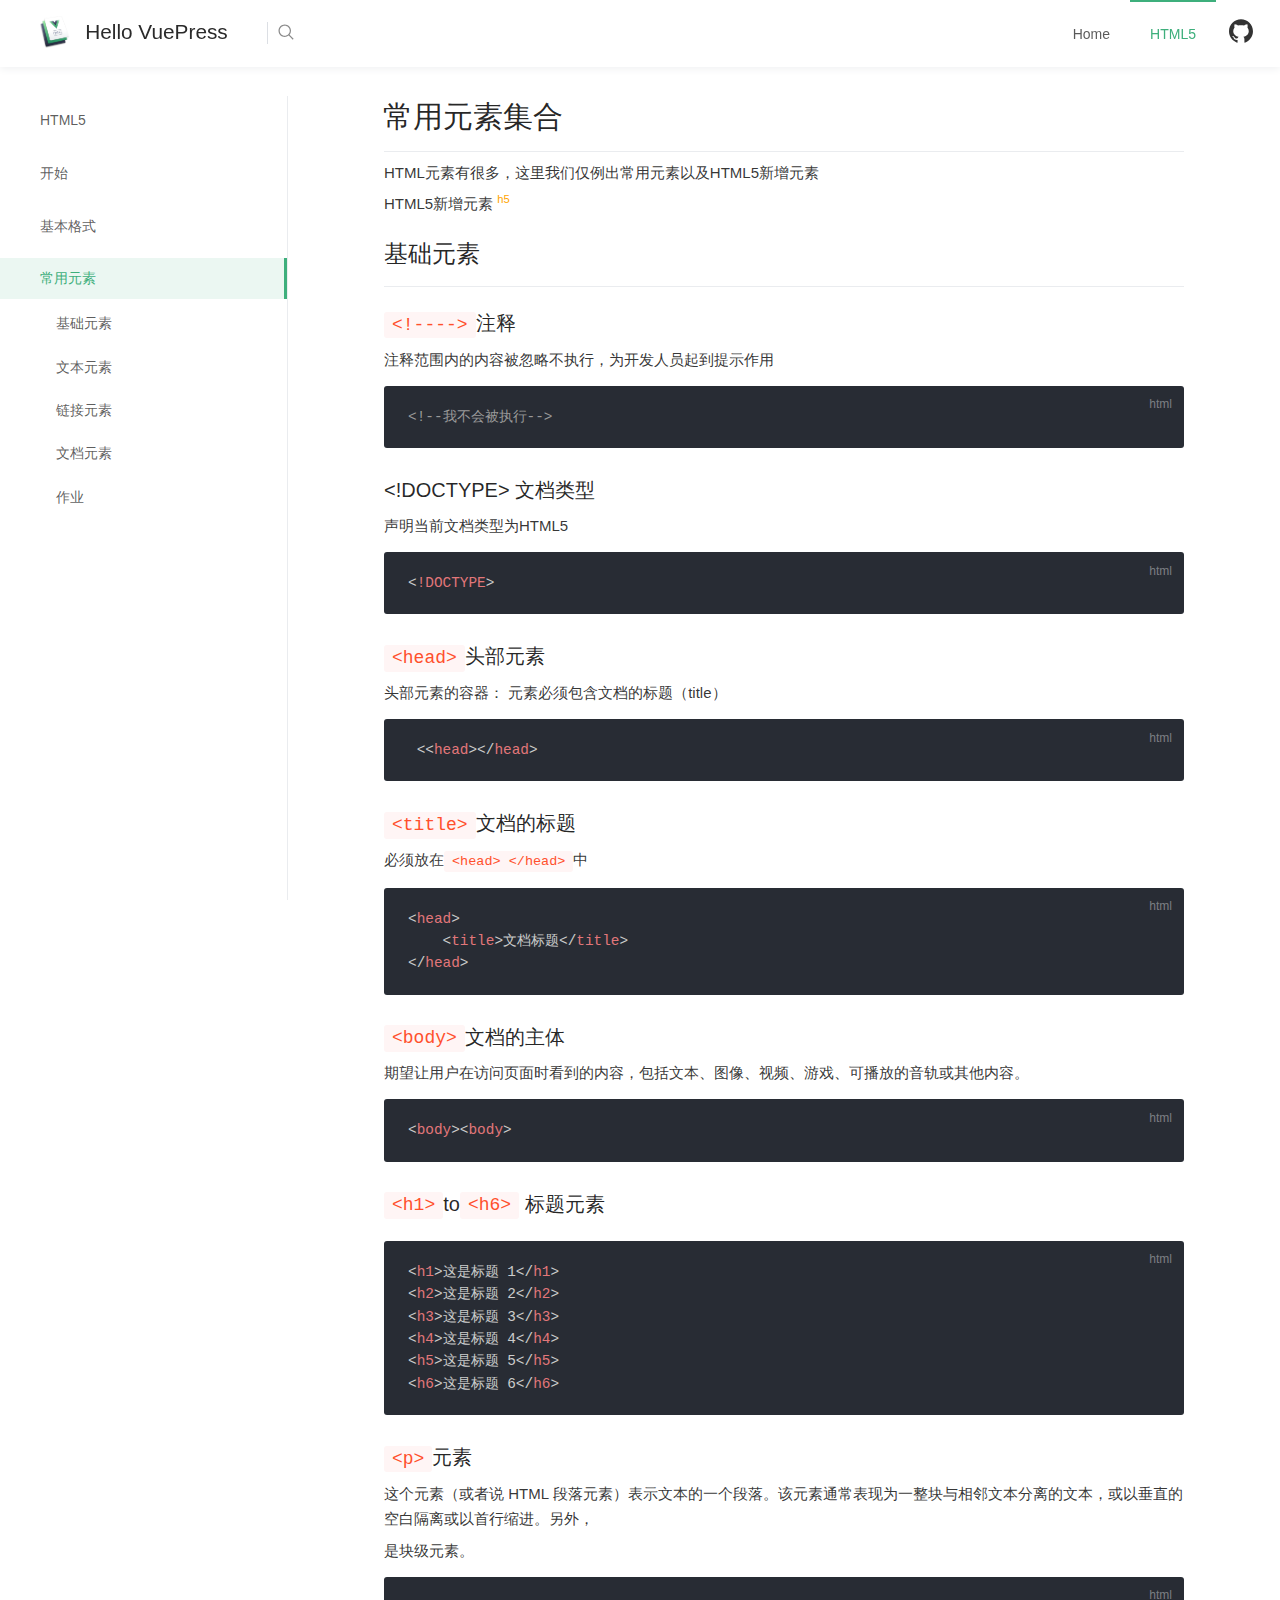
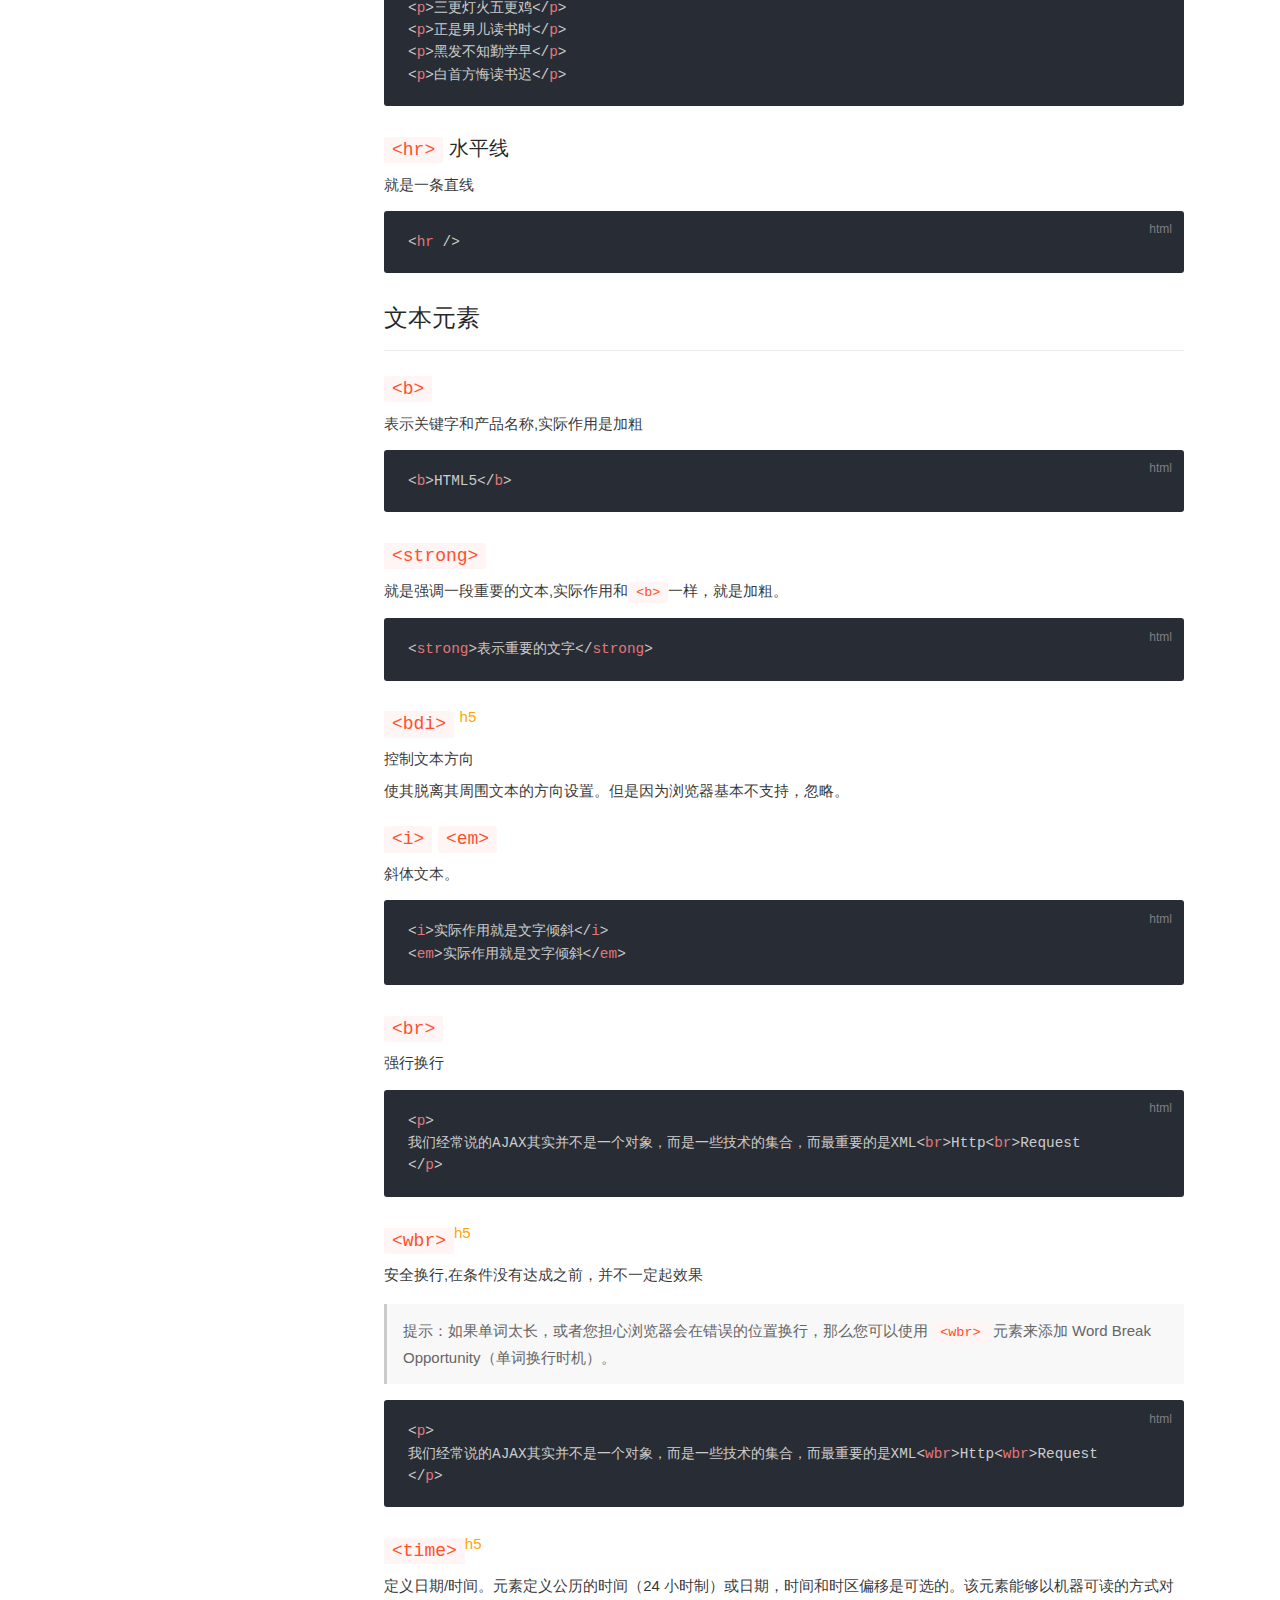
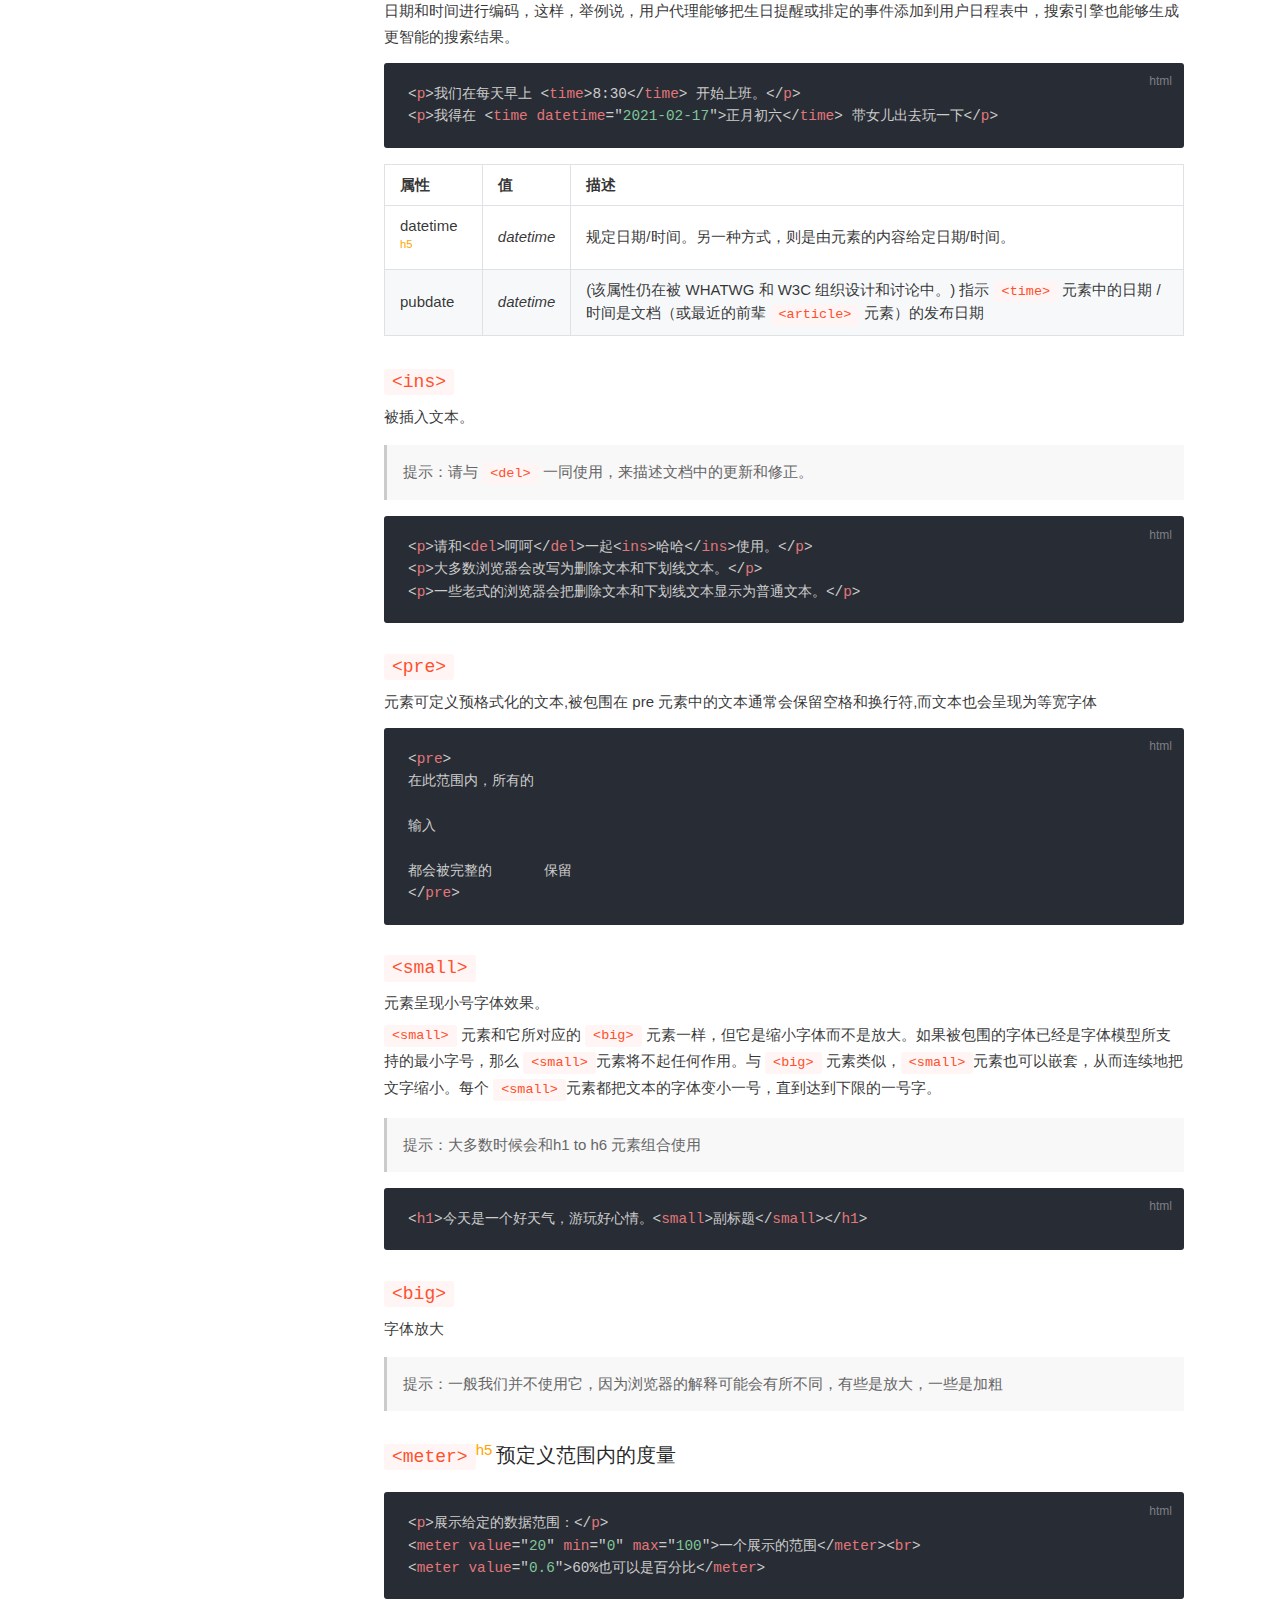
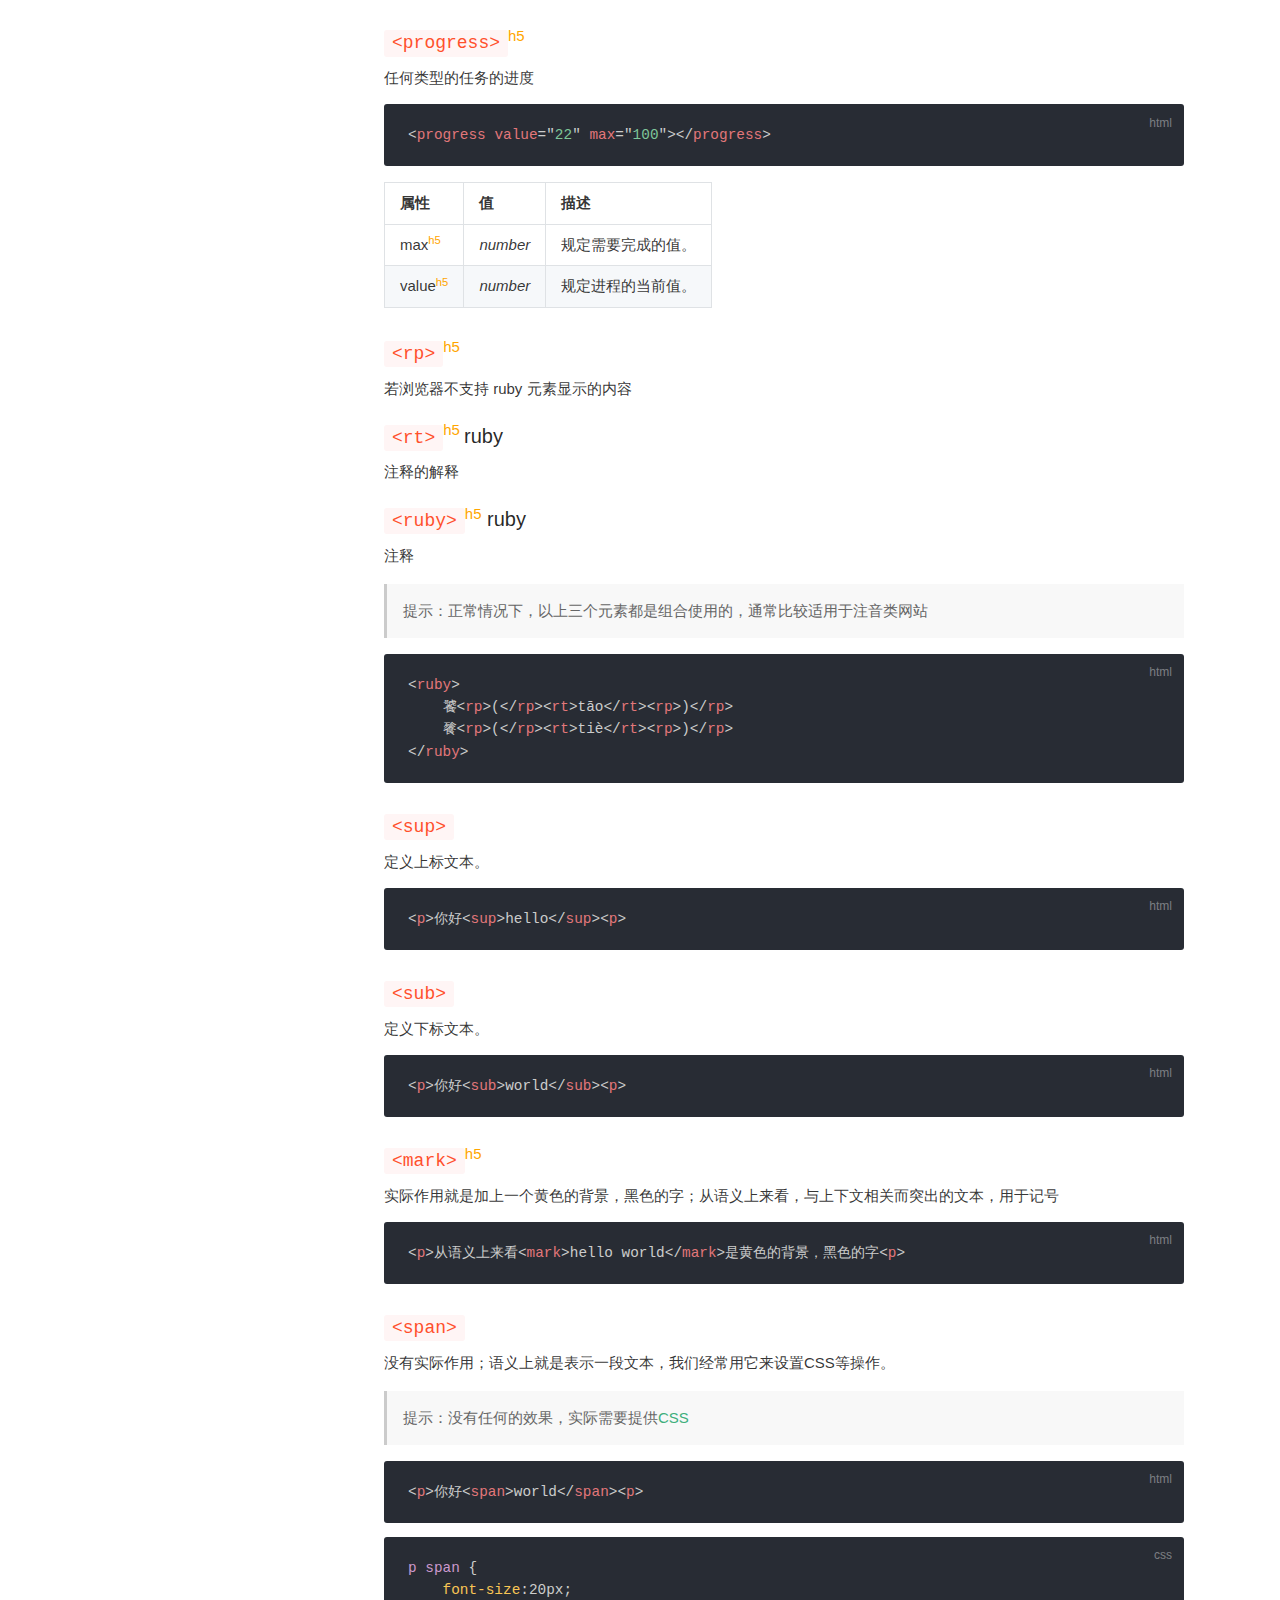
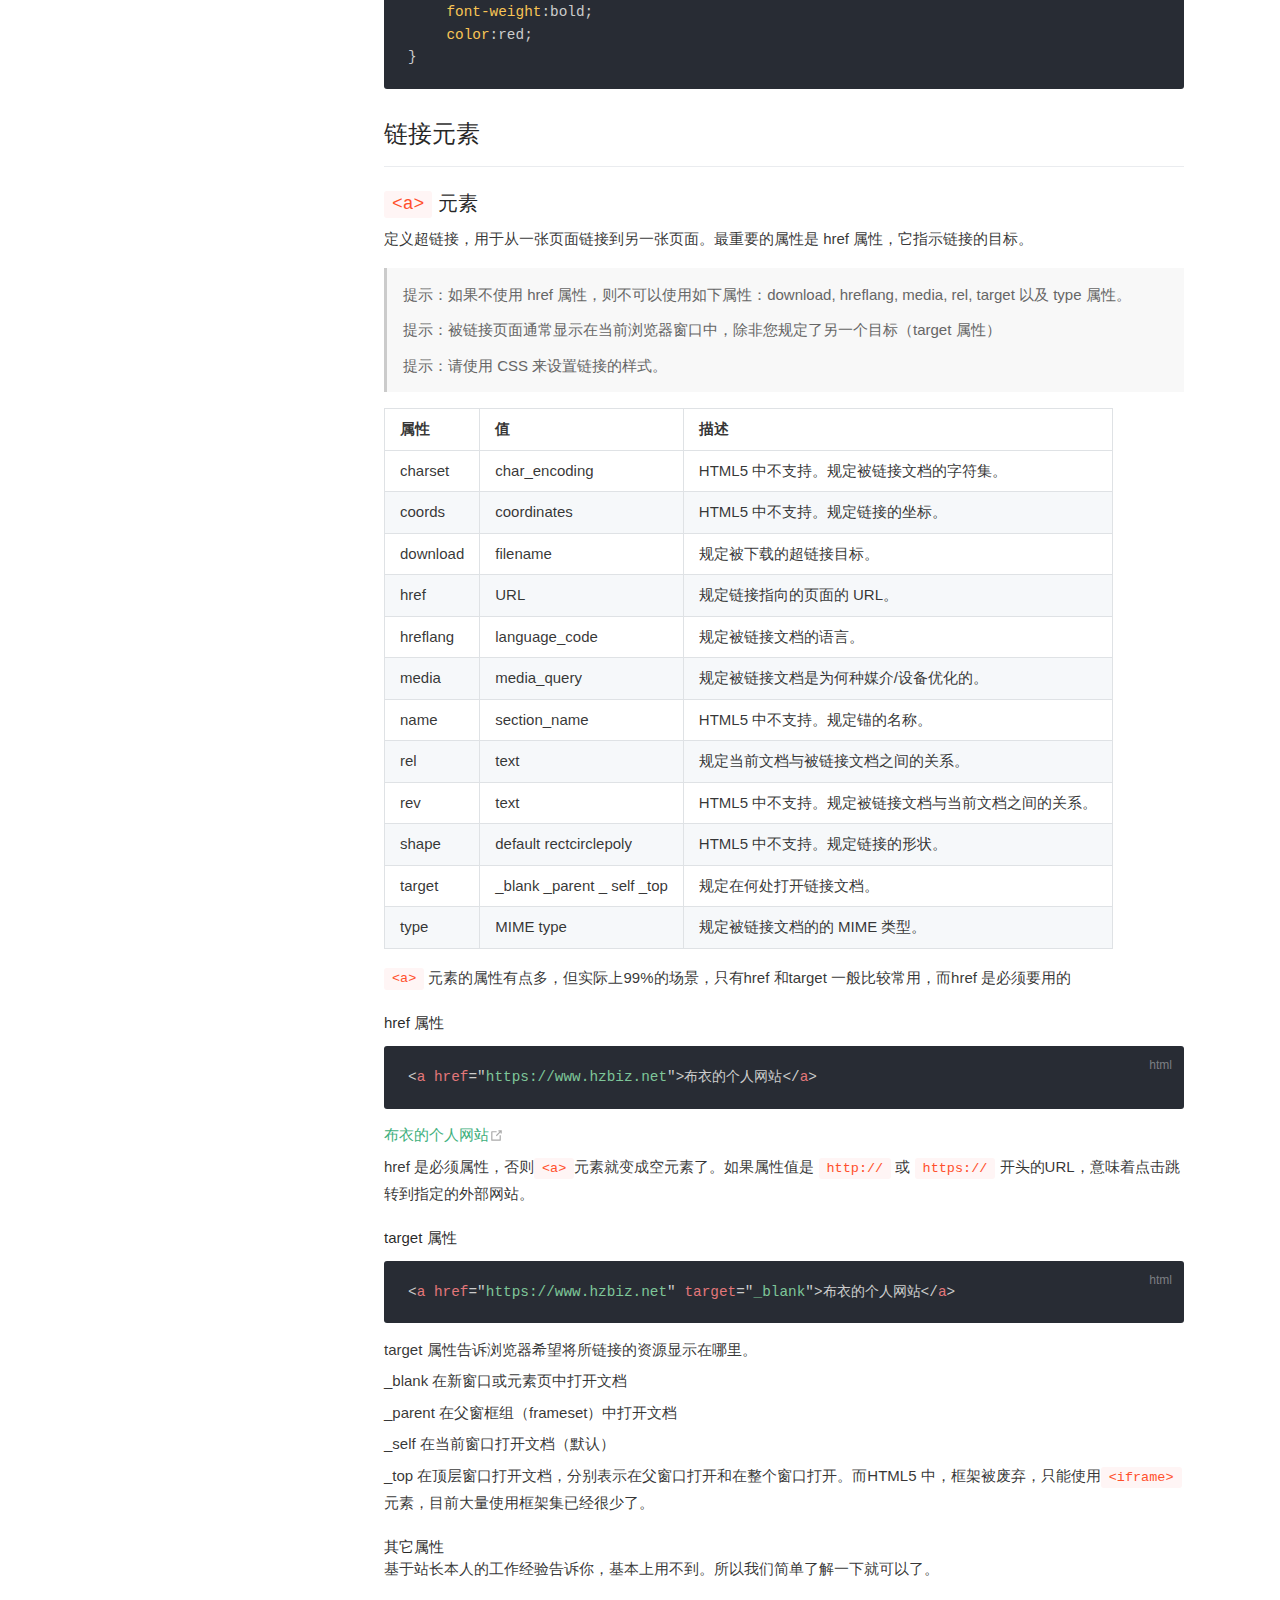
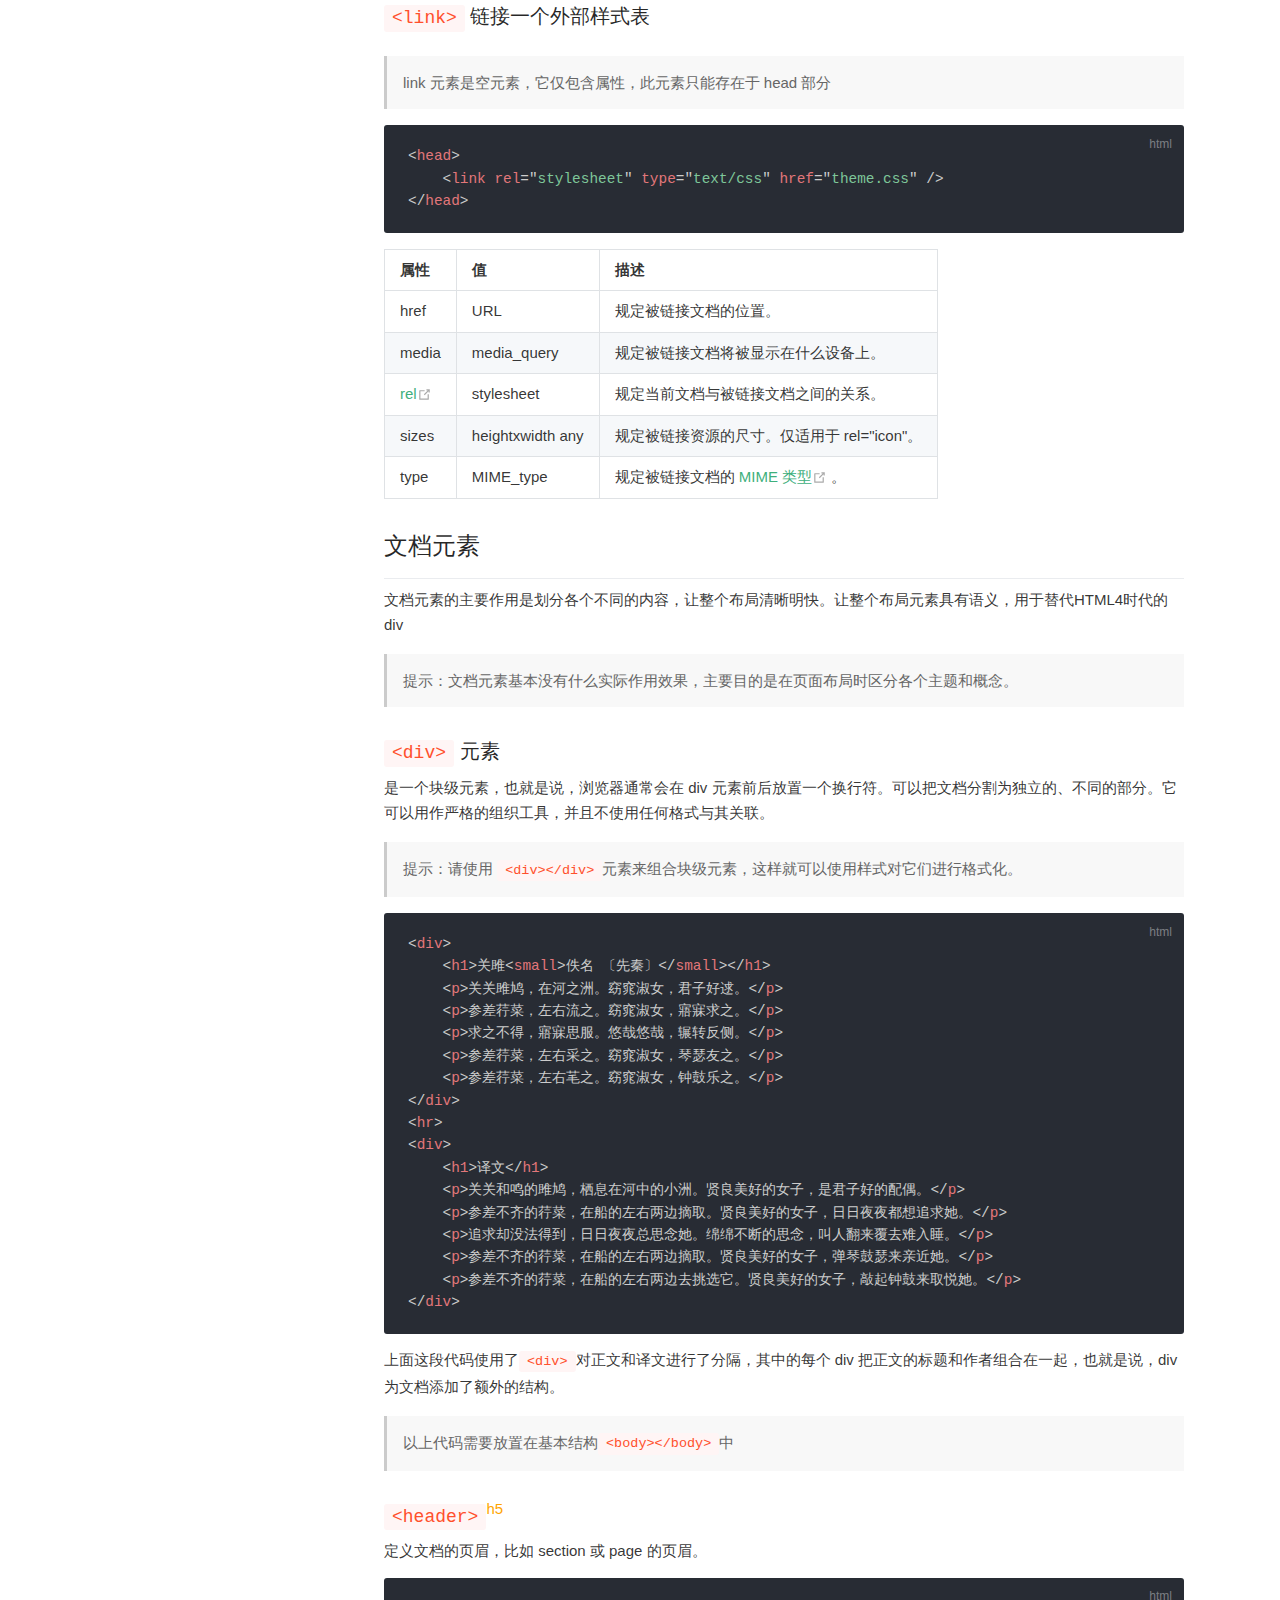
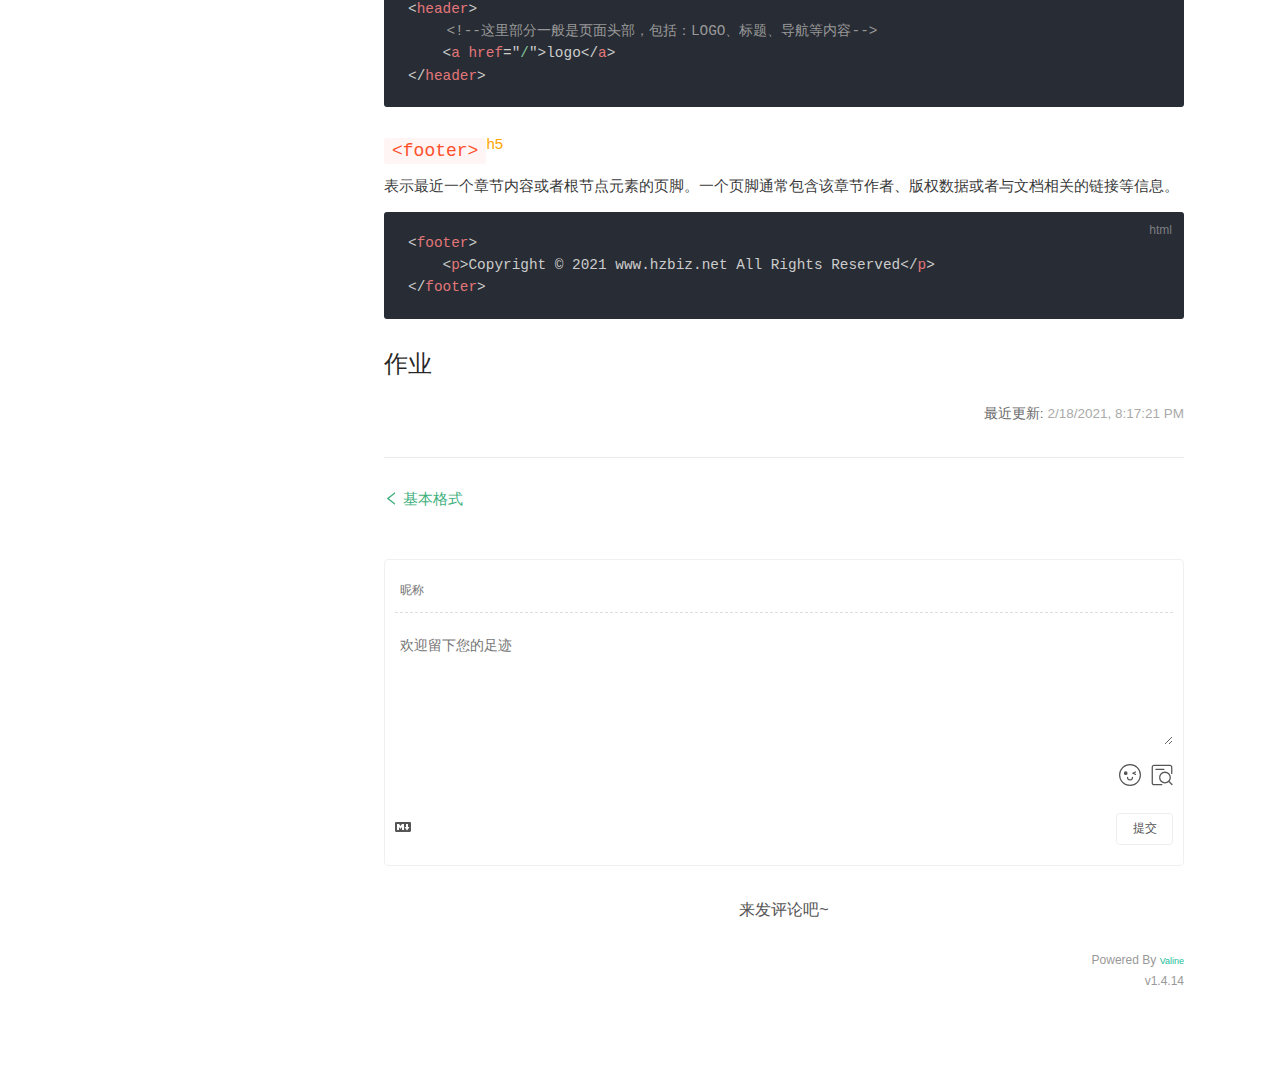
<file: html5/commonElements.html>
<!DOCTYPE html>
<html lang="en-US">
  <head>
    <meta charset="utf-8">
    <meta name="viewport" content="width=device-width, user-scalable=no, initial-scale=1.0, maximum-scale=1.0, minimum-scale=1.0">
    <title>常用元素 | Hello VuePress</title>
    <meta name="description" content="">
    <meta name="generator" content="VuePress 1.8.2">
    <link rel="icon" href="/assets/logo.png">
    <meta name="description" content="Just playing around">
    <link rel="preload" href="/assets/css/0.styles.d543ba48.css" as="style"><link rel="preload" href="/assets/js/app.e04eeacd.js" as="script"><link rel="preload" href="/assets/js/2.254e5786.js" as="script"><link rel="preload" href="/assets/js/9.06639faa.js" as="script"><link rel="prefetch" href="/assets/js/3.1c4de574.js"><link rel="prefetch" href="/assets/js/4.7b0884c7.js"><link rel="prefetch" href="/assets/js/5.1ac2baca.js"><link rel="prefetch" href="/assets/js/6.a1860204.js"><link rel="prefetch" href="/assets/js/7.b7a99f80.js"><link rel="prefetch" href="/assets/js/8.587c3487.js">
    <link rel="stylesheet" href="/assets/css/0.styles.d543ba48.css">
  </head>
  <body>
    <div id="app" data-server-rendered="true"><div class="theme-container"><header class="navbar"><div class="ant-row"><div class="sidebar-button"><i aria-label="icon: bars" class="anticon anticon-bars"><svg viewBox="0 0 1024 1024" focusable="false" data-icon="bars" width="1em" height="1em" fill="currentColor" aria-hidden="true"><path d="M912 192H328c-4.4 0-8 3.6-8 8v56c0 4.4 3.6 8 8 8h584c4.4 0 8-3.6 8-8v-56c0-4.4-3.6-8-8-8zm0 284H328c-4.4 0-8 3.6-8 8v56c0 4.4 3.6 8 8 8h584c4.4 0 8-3.6 8-8v-56c0-4.4-3.6-8-8-8zm0 284H328c-4.4 0-8 3.6-8 8v56c0 4.4 3.6 8 8 8h584c4.4 0 8-3.6 8-8v-56c0-4.4-3.6-8-8-8zM104 228a56 56 0 1 0 112 0 56 56 0 1 0-112 0zm0 284a56 56 0 1 0 112 0 56 56 0 1 0-112 0zm0 284a56 56 0 1 0 112 0 56 56 0 1 0-112 0z"></path></svg></i> <span></span></div> <div class="ant-col ant-col-xs-24 ant-col-sm-24 ant-col-md-6 ant-col-lg-5 ant-col-xl-5 ant-col-xxl-4"><a href="/" class="router-link-active home-link"><img src="/assets/logo.png" alt="Hello VuePress" class="logo"> <span class="site-name">Hello VuePress</span></a> <div class="search-box mobile-search"><input aria-label="Search" autocomplete="off" spellcheck="false" value=""> <!----></div></div> <div class="ant-col ant-col-xs-0 ant-col-sm-0 ant-col-md-18 ant-col-lg-19 ant-col-xl-19 ant-col-xxl-20"><div class="search-box"><input aria-label="Search" autocomplete="off" spellcheck="false" value=""> <!----></div> <nav class="nav-links can-hide"><ul role="menu" id="nav" class="ant-menu ant-menu-horizontal ant-menu-root ant-menu-light"><li role="menuitem" class="ant-menu-submenu ant-menu-submenu-horizontal ant-menu-overflowed-submenu" style="display:none;"><div aria-haspopup="true" class="ant-menu-submenu-title"><span>···</span><i class="ant-menu-submenu-arrow"></i></div></li><li role="menuitem" class="ant-menu-item"><a href="/" class="router-link-active">
          Home
        </a></li><li role="menuitem" class="ant-menu-submenu ant-menu-submenu-horizontal ant-menu-overflowed-submenu" style="display:none;"><div aria-haspopup="true" class="ant-menu-submenu-title"><span>···</span><i class="ant-menu-submenu-arrow"></i></div></li><li role="menuitem" class="ant-menu-item ant-menu-item-selected"><a href="/html5/" class="router-link-active">
          HTML5
        </a></li><li role="menuitem" class="ant-menu-submenu ant-menu-submenu-horizontal ant-menu-overflowed-submenu" style="visibility:hidden;position:absolute;"><div aria-haspopup="true" class="ant-menu-submenu-title"><span>···</span><i class="ant-menu-submenu-arrow"></i></div></li></ul> <a href="https://github.com/yyx219" target="_blank" rel="noopener noreferrer" class="repo-link"><i aria-label="icon: github" class="anticon anticon-github"><svg viewBox="64 64 896 896" focusable="false" data-icon="github" width="1em" height="1em" fill="currentColor" aria-hidden="true"><path d="M511.6 76.3C264.3 76.2 64 276.4 64 523.5 64 718.9 189.3 885 363.8 946c23.5 5.9 19.9-10.8 19.9-22.2v-77.5c-135.7 15.9-141.2-73.9-150.3-88.9C215 726 171.5 718 184.5 703c30.9-15.9 62.4 4 98.9 57.9 26.4 39.1 77.9 32.5 104 26 5.7-23.5 17.9-44.5 34.7-60.8-140.6-25.2-199.2-111-199.2-213 0-49.5 16.3-95 48.3-131.7-20.4-60.5 1.9-112.3 4.9-120 58.1-5.2 118.5 41.6 123.2 45.3 33-8.9 70.7-13.6 112.9-13.6 42.4 0 80.2 4.9 113.5 13.9 11.3-8.6 67.3-48.8 121.3-43.9 2.9 7.7 24.7 58.3 5.5 118 32.4 36.8 48.9 82.7 48.9 132.3 0 102.2-59 188.1-200 212.9a127.5 127.5 0 0 1 38.1 91v112.5c.8 9 0 17.9 15 17.9 177.1-59.7 304.6-227 304.6-424.1 0-247.2-200.4-447.3-447.5-447.3z"></path></svg></i></a></nav></div></div> <!----></header> <aside class="sidebar"><!----> <ul class="sidebar-links"><li><a href="/html5/" aria-current="page" title="HTML5" class="sidebar-link">HTML5</a></li><li><a href="/html5/installation.html" title="开始" class="sidebar-link">开始</a></li><li><a href="/html5/basicFormat.html" title="基本格式" class="sidebar-link">基本格式</a></li><li><a href="/html5/commonElements.html" aria-current="page" title="常用元素" class="active sidebar-link">常用元素</a><ul class="sidebar-sub-headers"><li class="sidebar-sub-header"><a href="/html5/commonElements.html#基础元素" title="基础元素" class="sidebar-link">基础元素</a></li><li class="sidebar-sub-header"><a href="/html5/commonElements.html#文本元素" title="文本元素" class="sidebar-link">文本元素</a></li><li class="sidebar-sub-header"><a href="/html5/commonElements.html#链接元素" title="链接元素" class="sidebar-link">链接元素</a></li><li class="sidebar-sub-header"><a href="/html5/commonElements.html#文档元素" title="文档元素" class="sidebar-link">文档元素</a></li><li class="sidebar-sub-header"><a href="/html5/commonElements.html#作业" title="作业" class="sidebar-link">作业</a></li></ul></li></ul></aside> <main class="page"> <div class="theme-antdocs-content content__default"><h1 id="常用元素集合"><a href="#常用元素集合" class="header-anchor">#</a> 常用元素集合</h1> <hr> <p>HTML元素有很多，这里我们仅例出常用元素以及HTML5新增元素</p> <p>HTML5新增元素 <sup style="color:orange;">h5</sup></p> <h2 id="基础元素"><a href="#基础元素" class="header-anchor">#</a> 基础元素</h2> <hr> <h3 id="注释"><a href="#注释" class="header-anchor">#</a> <code>&lt;!----&gt;</code>注释</h3> <p>注释范围内的内容被忽略不执行，为开发人员起到提示作用</p> <div class="language-html extra-class"><pre class="language-html"><code><span class="token comment">&lt;!--我不会被执行--&gt;</span> 
</code></pre></div><h3 id="doctype-文档类型"><a href="#doctype-文档类型" class="header-anchor">#</a> &lt;!DOCTYPE&gt; 文档类型</h3> <p>声明当前文档类型为HTML5</p> <div class="language-html extra-class"><pre class="language-html"><code><span class="token tag"><span class="token tag"><span class="token punctuation">&lt;</span>!DOCTYPE</span><span class="token punctuation">&gt;</span></span> 
</code></pre></div><h3 id="head-头部元素"><a href="#head-头部元素" class="header-anchor">#</a> <code>&lt;head&gt;</code>头部元素</h3> <p>头部元素的容器： 元素必须包含文档的标题（title）</p> <div class="language-html extra-class"><pre class="language-html"><code> &lt;<span class="token tag"><span class="token tag"><span class="token punctuation">&lt;</span>head</span><span class="token punctuation">&gt;</span></span><span class="token tag"><span class="token tag"><span class="token punctuation">&lt;/</span>head</span><span class="token punctuation">&gt;</span></span>
</code></pre></div><h3 id="title-文档的标题"><a href="#title-文档的标题" class="header-anchor">#</a> <code>&lt;title&gt;</code>文档的标题</h3> <p>必须放在<code>&lt;head&gt; &lt;/head&gt;</code>中</p> <div class="language-html extra-class"><pre class="language-html"><code><span class="token tag"><span class="token tag"><span class="token punctuation">&lt;</span>head</span><span class="token punctuation">&gt;</span></span>
    <span class="token tag"><span class="token tag"><span class="token punctuation">&lt;</span>title</span><span class="token punctuation">&gt;</span></span>文档标题<span class="token tag"><span class="token tag"><span class="token punctuation">&lt;/</span>title</span><span class="token punctuation">&gt;</span></span>
<span class="token tag"><span class="token tag"><span class="token punctuation">&lt;/</span>head</span><span class="token punctuation">&gt;</span></span>
</code></pre></div><h3 id="body-文档的主体"><a href="#body-文档的主体" class="header-anchor">#</a> <code>&lt;body&gt;</code>文档的主体</h3> <p>期望让用户在访问页面时看到的内容，包括文本、图像、视频、游戏、可播放的音轨或其他内容。</p> <div class="language-html extra-class"><pre class="language-html"><code><span class="token tag"><span class="token tag"><span class="token punctuation">&lt;</span>body</span><span class="token punctuation">&gt;</span></span><span class="token tag"><span class="token tag"><span class="token punctuation">&lt;</span>body</span><span class="token punctuation">&gt;</span></span>
</code></pre></div><h3 id="h1-to-h6-标题元素"><a href="#h1-to-h6-标题元素" class="header-anchor">#</a> <code>&lt;h1&gt;</code>to<code>&lt;h6&gt;</code> 标题元素</h3> <div class="language-html extra-class"><pre class="language-html"><code><span class="token tag"><span class="token tag"><span class="token punctuation">&lt;</span>h1</span><span class="token punctuation">&gt;</span></span>这是标题 1<span class="token tag"><span class="token tag"><span class="token punctuation">&lt;/</span>h1</span><span class="token punctuation">&gt;</span></span>
<span class="token tag"><span class="token tag"><span class="token punctuation">&lt;</span>h2</span><span class="token punctuation">&gt;</span></span>这是标题 2<span class="token tag"><span class="token tag"><span class="token punctuation">&lt;/</span>h2</span><span class="token punctuation">&gt;</span></span>
<span class="token tag"><span class="token tag"><span class="token punctuation">&lt;</span>h3</span><span class="token punctuation">&gt;</span></span>这是标题 3<span class="token tag"><span class="token tag"><span class="token punctuation">&lt;/</span>h3</span><span class="token punctuation">&gt;</span></span>
<span class="token tag"><span class="token tag"><span class="token punctuation">&lt;</span>h4</span><span class="token punctuation">&gt;</span></span>这是标题 4<span class="token tag"><span class="token tag"><span class="token punctuation">&lt;/</span>h4</span><span class="token punctuation">&gt;</span></span>
<span class="token tag"><span class="token tag"><span class="token punctuation">&lt;</span>h5</span><span class="token punctuation">&gt;</span></span>这是标题 5<span class="token tag"><span class="token tag"><span class="token punctuation">&lt;/</span>h5</span><span class="token punctuation">&gt;</span></span>
<span class="token tag"><span class="token tag"><span class="token punctuation">&lt;</span>h6</span><span class="token punctuation">&gt;</span></span>这是标题 6<span class="token tag"><span class="token tag"><span class="token punctuation">&lt;/</span>h6</span><span class="token punctuation">&gt;</span></span>
</code></pre></div><h3 id="p-元素"><a href="#p-元素" class="header-anchor">#</a> <code>&lt;p&gt;</code>元素</h3> <p>这个元素（或者说 HTML 段落元素）表示文本的一个段落。该元素通常表现为一整块与相邻文本分离的文本，或以垂直的空白隔离或以首行缩进。另外，</p><p> 是块级元素。</p> <div class="language-html extra-class"><pre class="language-html"><code><span class="token tag"><span class="token tag"><span class="token punctuation">&lt;</span>p</span><span class="token punctuation">&gt;</span></span>三更灯火五更鸡<span class="token tag"><span class="token tag"><span class="token punctuation">&lt;/</span>p</span><span class="token punctuation">&gt;</span></span>
<span class="token tag"><span class="token tag"><span class="token punctuation">&lt;</span>p</span><span class="token punctuation">&gt;</span></span>正是男儿读书时<span class="token tag"><span class="token tag"><span class="token punctuation">&lt;/</span>p</span><span class="token punctuation">&gt;</span></span> 
<span class="token tag"><span class="token tag"><span class="token punctuation">&lt;</span>p</span><span class="token punctuation">&gt;</span></span>黑发不知勤学早<span class="token tag"><span class="token tag"><span class="token punctuation">&lt;/</span>p</span><span class="token punctuation">&gt;</span></span> 
<span class="token tag"><span class="token tag"><span class="token punctuation">&lt;</span>p</span><span class="token punctuation">&gt;</span></span>白首方悔读书迟<span class="token tag"><span class="token tag"><span class="token punctuation">&lt;/</span>p</span><span class="token punctuation">&gt;</span></span>
</code></pre></div><h3 id="hr-水平线"><a href="#hr-水平线" class="header-anchor">#</a> <code>&lt;hr&gt;</code> 水平线</h3> <p>就是一条直线</p> <div class="language-html extra-class"><pre class="language-html"><code><span class="token tag"><span class="token tag"><span class="token punctuation">&lt;</span>hr</span> <span class="token punctuation">/&gt;</span></span>
</code></pre></div><h2 id="文本元素"><a href="#文本元素" class="header-anchor">#</a> 文本元素</h2> <hr> <h3 id="b"><a href="#b" class="header-anchor">#</a> <code>&lt;b&gt;</code></h3> <p>表示关键字和产品名称,实际作用是加粗</p> <div class="language-html extra-class"><pre class="language-html"><code><span class="token tag"><span class="token tag"><span class="token punctuation">&lt;</span>b</span><span class="token punctuation">&gt;</span></span>HTML5<span class="token tag"><span class="token tag"><span class="token punctuation">&lt;/</span>b</span><span class="token punctuation">&gt;</span></span>
</code></pre></div><h3 id="strong"><a href="#strong" class="header-anchor">#</a> <code>&lt;strong&gt;</code></h3> <p>就是强调一段重要的文本,实际作用和<code>&lt;b&gt;</code>一样，就是加粗。</p> <div class="language-html extra-class"><pre class="language-html"><code><span class="token tag"><span class="token tag"><span class="token punctuation">&lt;</span>strong</span><span class="token punctuation">&gt;</span></span>表示重要的文字<span class="token tag"><span class="token tag"><span class="token punctuation">&lt;/</span>strong</span><span class="token punctuation">&gt;</span></span>
</code></pre></div><h3 id="bdi-h5"><a href="#bdi-h5" class="header-anchor">#</a> <code>&lt;bdi&gt;</code> <sup style="color:orange;">h5</sup></h3> <p>控制文本方向</p> <p>使其脱离其周围文本的方向设置。但是因为浏览器基本不支持，忽略。</p> <h3 id="i-em"><a href="#i-em" class="header-anchor">#</a> <code>&lt;i&gt;</code> <code>&lt;em&gt;</code></h3> <p>斜体文本。</p> <div class="language-html extra-class"><pre class="language-html"><code><span class="token tag"><span class="token tag"><span class="token punctuation">&lt;</span>i</span><span class="token punctuation">&gt;</span></span>实际作用就是文字倾斜<span class="token tag"><span class="token tag"><span class="token punctuation">&lt;/</span>i</span><span class="token punctuation">&gt;</span></span>
<span class="token tag"><span class="token tag"><span class="token punctuation">&lt;</span>em</span><span class="token punctuation">&gt;</span></span>实际作用就是文字倾斜<span class="token tag"><span class="token tag"><span class="token punctuation">&lt;/</span>em</span><span class="token punctuation">&gt;</span></span>
</code></pre></div><h3 id="br"><a href="#br" class="header-anchor">#</a> <code>&lt;br&gt;</code></h3> <p>强行换行</p> <div class="language-html extra-class"><pre class="language-html"><code><span class="token tag"><span class="token tag"><span class="token punctuation">&lt;</span>p</span><span class="token punctuation">&gt;</span></span>
我们经常说的AJAX其实并不是一个对象，而是一些技术的集合，而最重要的是XML<span class="token tag"><span class="token tag"><span class="token punctuation">&lt;</span>br</span><span class="token punctuation">&gt;</span></span>Http<span class="token tag"><span class="token tag"><span class="token punctuation">&lt;</span>br</span><span class="token punctuation">&gt;</span></span>Request
<span class="token tag"><span class="token tag"><span class="token punctuation">&lt;/</span>p</span><span class="token punctuation">&gt;</span></span>
</code></pre></div><h3 id="wbr-h5"><a href="#wbr-h5" class="header-anchor">#</a> <code>&lt;wbr&gt;</code><sup style="color:orange;">h5</sup></h3> <p>安全换行,在条件没有达成之前，并不一定起效果</p> <blockquote><p>提示：如果单词太长，或者您担心浏览器会在错误的位置换行，那么您可以使用 <code>&lt;wbr&gt;</code> 元素来添加 Word Break Opportunity（单词换行时机）。</p></blockquote> <div class="language-html extra-class"><pre class="language-html"><code><span class="token tag"><span class="token tag"><span class="token punctuation">&lt;</span>p</span><span class="token punctuation">&gt;</span></span>
我们经常说的AJAX其实并不是一个对象，而是一些技术的集合，而最重要的是XML<span class="token tag"><span class="token tag"><span class="token punctuation">&lt;</span>wbr</span><span class="token punctuation">&gt;</span></span>Http<span class="token tag"><span class="token tag"><span class="token punctuation">&lt;</span>wbr</span><span class="token punctuation">&gt;</span></span>Request
<span class="token tag"><span class="token tag"><span class="token punctuation">&lt;/</span>p</span><span class="token punctuation">&gt;</span></span>
</code></pre></div><h3 id="time-h5"><a href="#time-h5" class="header-anchor">#</a> <code>&lt;time&gt;</code><sup style="color:orange;">h5</sup></h3> <p>定义日期/时间。元素定义公历的时间（24 小时制）或日期，时间和时区偏移是可选的。该元素能够以机器可读的方式对日期和时间进行编码，这样，举例说，用户代理能够把生日提醒或排定的事件添加到用户日程表中，搜索引擎也能够生成更智能的搜索结果。</p> <div class="language-html extra-class"><pre class="language-html"><code><span class="token tag"><span class="token tag"><span class="token punctuation">&lt;</span>p</span><span class="token punctuation">&gt;</span></span>我们在每天早上 <span class="token tag"><span class="token tag"><span class="token punctuation">&lt;</span>time</span><span class="token punctuation">&gt;</span></span>8:30<span class="token tag"><span class="token tag"><span class="token punctuation">&lt;/</span>time</span><span class="token punctuation">&gt;</span></span> 开始上班。<span class="token tag"><span class="token tag"><span class="token punctuation">&lt;/</span>p</span><span class="token punctuation">&gt;</span></span>
<span class="token tag"><span class="token tag"><span class="token punctuation">&lt;</span>p</span><span class="token punctuation">&gt;</span></span>我得在 <span class="token tag"><span class="token tag"><span class="token punctuation">&lt;</span>time</span> <span class="token attr-name">datetime</span><span class="token attr-value"><span class="token punctuation attr-equals">=</span><span class="token punctuation">&quot;</span>2021-02-17<span class="token punctuation">&quot;</span></span><span class="token punctuation">&gt;</span></span>正月初六<span class="token tag"><span class="token tag"><span class="token punctuation">&lt;/</span>time</span><span class="token punctuation">&gt;</span></span> 带女儿出去玩一下<span class="token tag"><span class="token tag"><span class="token punctuation">&lt;/</span>p</span><span class="token punctuation">&gt;</span></span>
</code></pre></div><table><thead><tr><th style="text-align:left;">属性</th> <th style="text-align:left;">值</th> <th style="text-align:left;">描述</th></tr></thead> <tbody><tr><td style="text-align:left;">datetime <sup style="color:orange;">h5</sup></td> <td style="text-align:left;"><em>datetime</em></td> <td style="text-align:left;">规定日期/时间。另一种方式，则是由元素的内容给定日期/时间。</td></tr> <tr><td style="text-align:left;">pubdate</td> <td style="text-align:left;"><em>datetime</em></td> <td style="text-align:left;">(该属性仍在被 WHATWG 和 W3C 组织设计和讨论中。) 指示 <code>&lt;time&gt;</code> 元素中的日期 / 时间是文档（或最近的前辈 <code>&lt;article&gt;</code> 元素）的发布日期</td></tr></tbody></table> <h3 id="ins"><a href="#ins" class="header-anchor">#</a> <code>&lt;ins&gt;</code></h3> <p>被插入文本。</p> <blockquote><p>提示：请与 <code>&lt;del&gt;</code> 一同使用，来描述文档中的更新和修正。</p></blockquote> <div class="language-html extra-class"><pre class="language-html"><code><span class="token tag"><span class="token tag"><span class="token punctuation">&lt;</span>p</span><span class="token punctuation">&gt;</span></span>请和<span class="token tag"><span class="token tag"><span class="token punctuation">&lt;</span>del</span><span class="token punctuation">&gt;</span></span>呵呵<span class="token tag"><span class="token tag"><span class="token punctuation">&lt;/</span>del</span><span class="token punctuation">&gt;</span></span>一起<span class="token tag"><span class="token tag"><span class="token punctuation">&lt;</span>ins</span><span class="token punctuation">&gt;</span></span>哈哈<span class="token tag"><span class="token tag"><span class="token punctuation">&lt;/</span>ins</span><span class="token punctuation">&gt;</span></span>使用。<span class="token tag"><span class="token tag"><span class="token punctuation">&lt;/</span>p</span><span class="token punctuation">&gt;</span></span>
<span class="token tag"><span class="token tag"><span class="token punctuation">&lt;</span>p</span><span class="token punctuation">&gt;</span></span>大多数浏览器会改写为删除文本和下划线文本。<span class="token tag"><span class="token tag"><span class="token punctuation">&lt;/</span>p</span><span class="token punctuation">&gt;</span></span>
<span class="token tag"><span class="token tag"><span class="token punctuation">&lt;</span>p</span><span class="token punctuation">&gt;</span></span>一些老式的浏览器会把删除文本和下划线文本显示为普通文本。<span class="token tag"><span class="token tag"><span class="token punctuation">&lt;/</span>p</span><span class="token punctuation">&gt;</span></span>
</code></pre></div><h3 id="pre"><a href="#pre" class="header-anchor">#</a> <code>&lt;pre&gt;</code></h3> <p>元素可定义预格式化的文本,被包围在 pre 元素中的文本通常会保留空格和换行符,而文本也会呈现为等宽字体</p> <div class="language-html extra-class"><pre class="language-html"><code><span class="token tag"><span class="token tag"><span class="token punctuation">&lt;</span>pre</span><span class="token punctuation">&gt;</span></span>
在此范围内，所有的

输入

都会被完整的      保留
<span class="token tag"><span class="token tag"><span class="token punctuation">&lt;/</span>pre</span><span class="token punctuation">&gt;</span></span>
</code></pre></div><h3 id="small"><a href="#small" class="header-anchor">#</a> <code>&lt;small&gt;</code></h3> <p>元素呈现小号字体效果。</p> <p><code>&lt;small&gt;</code> 元素和它所对应的 <code>&lt;big&gt;</code> 元素一样，但它是缩小字体而不是放大。如果被包围的字体已经是字体模型所支持的最小字号，那么 <code>&lt;small&gt;</code>元素将不起任何作用。与 <code>&lt;big&gt;</code> 元素类似，<code>&lt;small&gt;</code>元素也可以嵌套，从而连续地把文字缩小。每个 <code>&lt;small&gt;</code>元素都把文本的字体变小一号，直到达到下限的一号字。</p> <blockquote><p>提示：大多数时候会和h1 to h6 元素组合使用</p></blockquote> <div class="language-html extra-class"><pre class="language-html"><code><span class="token tag"><span class="token tag"><span class="token punctuation">&lt;</span>h1</span><span class="token punctuation">&gt;</span></span>今天是一个好天气，游玩好心情。<span class="token tag"><span class="token tag"><span class="token punctuation">&lt;</span>small</span><span class="token punctuation">&gt;</span></span>副标题<span class="token tag"><span class="token tag"><span class="token punctuation">&lt;/</span>small</span><span class="token punctuation">&gt;</span></span><span class="token tag"><span class="token tag"><span class="token punctuation">&lt;/</span>h1</span><span class="token punctuation">&gt;</span></span>
</code></pre></div><h3 id="big"><a href="#big" class="header-anchor">#</a> <code>&lt;big&gt;</code></h3> <p>字体放大</p> <blockquote><p>提示：一般我们并不使用它，因为浏览器的解释可能会有所不同，有些是放大，一些是加粗</p></blockquote> <h3 id="meter-h5-预定义范围内的度量"><a href="#meter-h5-预定义范围内的度量" class="header-anchor">#</a> <code>&lt;meter&gt;</code><sup style="color:orange;">h5 </sup>预定义范围内的度量</h3> <div class="language-html extra-class"><pre class="language-html"><code><span class="token tag"><span class="token tag"><span class="token punctuation">&lt;</span>p</span><span class="token punctuation">&gt;</span></span>展示给定的数据范围：<span class="token tag"><span class="token tag"><span class="token punctuation">&lt;/</span>p</span><span class="token punctuation">&gt;</span></span>
<span class="token tag"><span class="token tag"><span class="token punctuation">&lt;</span>meter</span> <span class="token attr-name">value</span><span class="token attr-value"><span class="token punctuation attr-equals">=</span><span class="token punctuation">&quot;</span>20<span class="token punctuation">&quot;</span></span> <span class="token attr-name">min</span><span class="token attr-value"><span class="token punctuation attr-equals">=</span><span class="token punctuation">&quot;</span>0<span class="token punctuation">&quot;</span></span> <span class="token attr-name">max</span><span class="token attr-value"><span class="token punctuation attr-equals">=</span><span class="token punctuation">&quot;</span>100<span class="token punctuation">&quot;</span></span><span class="token punctuation">&gt;</span></span>一个展示的范围<span class="token tag"><span class="token tag"><span class="token punctuation">&lt;/</span>meter</span><span class="token punctuation">&gt;</span></span><span class="token tag"><span class="token tag"><span class="token punctuation">&lt;</span>br</span><span class="token punctuation">&gt;</span></span>
<span class="token tag"><span class="token tag"><span class="token punctuation">&lt;</span>meter</span> <span class="token attr-name">value</span><span class="token attr-value"><span class="token punctuation attr-equals">=</span><span class="token punctuation">&quot;</span>0.6<span class="token punctuation">&quot;</span></span><span class="token punctuation">&gt;</span></span>60%也可以是百分比<span class="token tag"><span class="token tag"><span class="token punctuation">&lt;/</span>meter</span><span class="token punctuation">&gt;</span></span>
</code></pre></div><h3 id="progress-h5"><a href="#progress-h5" class="header-anchor">#</a> <code>&lt;progress&gt;</code><sup style="color:orange;">h5 </sup></h3> <p>任何类型的任务的进度</p> <div class="language-html extra-class"><pre class="language-html"><code><span class="token tag"><span class="token tag"><span class="token punctuation">&lt;</span>progress</span> <span class="token attr-name">value</span><span class="token attr-value"><span class="token punctuation attr-equals">=</span><span class="token punctuation">&quot;</span>22<span class="token punctuation">&quot;</span></span> <span class="token attr-name">max</span><span class="token attr-value"><span class="token punctuation attr-equals">=</span><span class="token punctuation">&quot;</span>100<span class="token punctuation">&quot;</span></span><span class="token punctuation">&gt;</span></span><span class="token tag"><span class="token tag"><span class="token punctuation">&lt;/</span>progress</span><span class="token punctuation">&gt;</span></span>
</code></pre></div><table><thead><tr><th style="text-align:left;">属性</th> <th style="text-align:left;">值</th> <th style="text-align:left;">描述</th></tr></thead> <tbody><tr><td style="text-align:left;">max<sup style="color:orange;">h5 </sup></td> <td style="text-align:left;"><em>number</em></td> <td style="text-align:left;">规定需要完成的值。</td></tr> <tr><td style="text-align:left;">value<sup style="color:orange;">h5 </sup></td> <td style="text-align:left;"><em>number</em></td> <td style="text-align:left;">规定进程的当前值。</td></tr></tbody></table> <h3 id="rp-h5"><a href="#rp-h5" class="header-anchor">#</a> <code>&lt;rp&gt;</code><sup style="color:orange;">h5</sup></h3> <p>若浏览器不支持 ruby 元素显示的内容</p> <h3 id="rt-h5-ruby"><a href="#rt-h5-ruby" class="header-anchor">#</a> <code>&lt;rt&gt;</code><sup style="color:orange;">h5 </sup>ruby</h3> <p>注释的解释</p> <h3 id="ruby-h5-ruby"><a href="#ruby-h5-ruby" class="header-anchor">#</a> <code>&lt;ruby&gt;</code><sup style="color:orange;">h5</sup> ruby</h3> <p>注释</p> <blockquote><p>提示：正常情况下，以上三个元素都是组合使用的，通常比较适用于注音类网站</p></blockquote> <div class="language-html extra-class"><pre class="language-html"><code><span class="token tag"><span class="token tag"><span class="token punctuation">&lt;</span>ruby</span><span class="token punctuation">&gt;</span></span>
    饕<span class="token tag"><span class="token tag"><span class="token punctuation">&lt;</span>rp</span><span class="token punctuation">&gt;</span></span>(<span class="token tag"><span class="token tag"><span class="token punctuation">&lt;/</span>rp</span><span class="token punctuation">&gt;</span></span><span class="token tag"><span class="token tag"><span class="token punctuation">&lt;</span>rt</span><span class="token punctuation">&gt;</span></span>tāo<span class="token tag"><span class="token tag"><span class="token punctuation">&lt;/</span>rt</span><span class="token punctuation">&gt;</span></span><span class="token tag"><span class="token tag"><span class="token punctuation">&lt;</span>rp</span><span class="token punctuation">&gt;</span></span>)<span class="token tag"><span class="token tag"><span class="token punctuation">&lt;/</span>rp</span><span class="token punctuation">&gt;</span></span>
    餮<span class="token tag"><span class="token tag"><span class="token punctuation">&lt;</span>rp</span><span class="token punctuation">&gt;</span></span>(<span class="token tag"><span class="token tag"><span class="token punctuation">&lt;/</span>rp</span><span class="token punctuation">&gt;</span></span><span class="token tag"><span class="token tag"><span class="token punctuation">&lt;</span>rt</span><span class="token punctuation">&gt;</span></span>tiè<span class="token tag"><span class="token tag"><span class="token punctuation">&lt;/</span>rt</span><span class="token punctuation">&gt;</span></span><span class="token tag"><span class="token tag"><span class="token punctuation">&lt;</span>rp</span><span class="token punctuation">&gt;</span></span>)<span class="token tag"><span class="token tag"><span class="token punctuation">&lt;/</span>rp</span><span class="token punctuation">&gt;</span></span>
<span class="token tag"><span class="token tag"><span class="token punctuation">&lt;/</span>ruby</span><span class="token punctuation">&gt;</span></span>
</code></pre></div><h3 id="sup"><a href="#sup" class="header-anchor">#</a> <code>&lt;sup&gt;</code></h3> <p>定义上标文本。</p> <div class="language-html extra-class"><pre class="language-html"><code><span class="token tag"><span class="token tag"><span class="token punctuation">&lt;</span>p</span><span class="token punctuation">&gt;</span></span>你好<span class="token tag"><span class="token tag"><span class="token punctuation">&lt;</span>sup</span><span class="token punctuation">&gt;</span></span>hello<span class="token tag"><span class="token tag"><span class="token punctuation">&lt;/</span>sup</span><span class="token punctuation">&gt;</span></span><span class="token tag"><span class="token tag"><span class="token punctuation">&lt;</span>p</span><span class="token punctuation">&gt;</span></span>
</code></pre></div><h3 id="sub"><a href="#sub" class="header-anchor">#</a> <code>&lt;sub&gt;</code></h3> <p>定义下标文本。</p> <div class="language-html extra-class"><pre class="language-html"><code><span class="token tag"><span class="token tag"><span class="token punctuation">&lt;</span>p</span><span class="token punctuation">&gt;</span></span>你好<span class="token tag"><span class="token tag"><span class="token punctuation">&lt;</span>sub</span><span class="token punctuation">&gt;</span></span>world<span class="token tag"><span class="token tag"><span class="token punctuation">&lt;/</span>sub</span><span class="token punctuation">&gt;</span></span><span class="token tag"><span class="token tag"><span class="token punctuation">&lt;</span>p</span><span class="token punctuation">&gt;</span></span>
</code></pre></div><h3 id="mark-h5"><a href="#mark-h5" class="header-anchor">#</a> <code>&lt;mark&gt;</code><sup style="color:orange;">h5 </sup></h3> <p>实际作用就是加上一个黄色的背景，黑色的字；从语义上来看，与上下文相关而突出的文本，用于记号</p> <div class="language-html extra-class"><pre class="language-html"><code><span class="token tag"><span class="token tag"><span class="token punctuation">&lt;</span>p</span><span class="token punctuation">&gt;</span></span>从语义上来看<span class="token tag"><span class="token tag"><span class="token punctuation">&lt;</span>mark</span><span class="token punctuation">&gt;</span></span>hello world<span class="token tag"><span class="token tag"><span class="token punctuation">&lt;/</span>mark</span><span class="token punctuation">&gt;</span></span>是黄色的背景，黑色的字<span class="token tag"><span class="token tag"><span class="token punctuation">&lt;</span>p</span><span class="token punctuation">&gt;</span></span>
</code></pre></div><h3 id="span"><a href="#span" class="header-anchor">#</a> <code>&lt;span&gt;</code></h3> <p>没有实际作用；语义上就是表示一段文本，我们经常用它来设置CSS等操作。</p> <blockquote><p>提示：没有任何的效果，实际需要提供<a href="/css/">CSS</a></p></blockquote> <div class="language-html extra-class"><pre class="language-html"><code><span class="token tag"><span class="token tag"><span class="token punctuation">&lt;</span>p</span><span class="token punctuation">&gt;</span></span>你好<span class="token tag"><span class="token tag"><span class="token punctuation">&lt;</span>span</span><span class="token punctuation">&gt;</span></span>world<span class="token tag"><span class="token tag"><span class="token punctuation">&lt;/</span>span</span><span class="token punctuation">&gt;</span></span><span class="token tag"><span class="token tag"><span class="token punctuation">&lt;</span>p</span><span class="token punctuation">&gt;</span></span>
</code></pre></div><div class="language-css extra-class"><pre class="language-css"><code><span class="token selector">p span</span> <span class="token punctuation">{</span>
    <span class="token property">font-size</span><span class="token punctuation">:</span>20px<span class="token punctuation">;</span>
	<span class="token property">font-weight</span><span class="token punctuation">:</span>bold<span class="token punctuation">;</span>
	<span class="token property">color</span><span class="token punctuation">:</span>red<span class="token punctuation">;</span>
<span class="token punctuation">}</span>
</code></pre></div><h2 id="链接元素"><a href="#链接元素" class="header-anchor">#</a> 链接元素</h2> <hr> <h3 id="a-元素"><a href="#a-元素" class="header-anchor">#</a> <code>&lt;a&gt;</code> 元素</h3> <p>定义超链接，用于从一张页面链接到另一张页面。最重要的属性是 href 属性，它指示链接的目标。</p> <blockquote><p>提示：如果不使用 href 属性，则不可以使用如下属性：download, hreflang, media, rel, target 以及 type 属性。</p> <p>提示：被链接页面通常显示在当前浏览器窗口中，除非您规定了另一个目标（target 属性）</p> <p>提示：请使用 CSS 来设置链接的样式。</p></blockquote> <table><thead><tr><th style="text-align:left;">属性</th> <th style="text-align:left;">值</th> <th style="text-align:left;">描述</th></tr></thead> <tbody><tr><td style="text-align:left;">charset</td> <td style="text-align:left;">char_encoding</td> <td style="text-align:left;">HTML5 中不支持。规定被链接文档的字符集。</td></tr> <tr><td style="text-align:left;">coords</td> <td style="text-align:left;">coordinates</td> <td style="text-align:left;">HTML5 中不支持。规定链接的坐标。</td></tr> <tr><td style="text-align:left;">download</td> <td style="text-align:left;">filename</td> <td style="text-align:left;">规定被下载的超链接目标。</td></tr> <tr><td style="text-align:left;">href</td> <td style="text-align:left;">URL</td> <td style="text-align:left;">规定链接指向的页面的 URL。</td></tr> <tr><td style="text-align:left;">hreflang</td> <td style="text-align:left;">language_code</td> <td style="text-align:left;">规定被链接文档的语言。</td></tr> <tr><td style="text-align:left;">media</td> <td style="text-align:left;">media_query</td> <td style="text-align:left;">规定被链接文档是为何种媒介/设备优化的。</td></tr> <tr><td style="text-align:left;">name</td> <td style="text-align:left;">section_name</td> <td style="text-align:left;">HTML5 中不支持。规定锚的名称。</td></tr> <tr><td style="text-align:left;">rel</td> <td style="text-align:left;">text</td> <td style="text-align:left;">规定当前文档与被链接文档之间的关系。</td></tr> <tr><td style="text-align:left;">rev</td> <td style="text-align:left;">text</td> <td style="text-align:left;">HTML5 中不支持。规定被链接文档与当前文档之间的关系。</td></tr> <tr><td style="text-align:left;">shape</td> <td style="text-align:left;">default rectcirclepoly</td> <td style="text-align:left;">HTML5 中不支持。规定链接的形状。</td></tr> <tr><td style="text-align:left;">target</td> <td style="text-align:left;">_blank  _parent  _ self  _top</td> <td style="text-align:left;">规定在何处打开链接文档。</td></tr> <tr><td style="text-align:left;">type</td> <td style="text-align:left;">MIME type</td> <td style="text-align:left;">规定被链接文档的的 MIME 类型。</td></tr></tbody></table> <p><code>&lt;a&gt;</code> 元素的属性有点多，但实际上99%的场景，只有href 和target 一般比较常用，而href 是必须要用的</p> <h4 id="href-属性"><a href="#href-属性" class="header-anchor">#</a> href 属性</h4> <div class="language-html extra-class"><pre class="language-html"><code><span class="token tag"><span class="token tag"><span class="token punctuation">&lt;</span>a</span> <span class="token attr-name">href</span><span class="token attr-value"><span class="token punctuation attr-equals">=</span><span class="token punctuation">&quot;</span>https://www.hzbiz.net<span class="token punctuation">&quot;</span></span><span class="token punctuation">&gt;</span></span>布衣的个人网站<span class="token tag"><span class="token tag"><span class="token punctuation">&lt;/</span>a</span><span class="token punctuation">&gt;</span></span>
</code></pre></div><p><a href="https://www.hzbiz.net" target="_blank" rel="noopener noreferrer">布衣的个人网站<span><svg xmlns="http://www.w3.org/2000/svg" aria-hidden="true" focusable="false" x="0px" y="0px" viewBox="0 0 100 100" width="15" height="15" class="icon outbound"><path fill="currentColor" d="M18.8,85.1h56l0,0c2.2,0,4-1.8,4-4v-32h-8v28h-48v-48h28v-8h-32l0,0c-2.2,0-4,1.8-4,4v56C14.8,83.3,16.6,85.1,18.8,85.1z"></path> <polygon fill="currentColor" points="45.7,48.7 51.3,54.3 77.2,28.5 77.2,37.2 85.2,37.2 85.2,14.9 62.8,14.9 62.8,22.9 71.5,22.9"></polygon></svg> <span class="sr-only">(opens new window)</span></span></a></p> <p>href 是必须属性，否则<code>&lt;a&gt;</code>元素就变成空元素了。如果属性值是 <code>http://</code> 或 <code>https://</code> 开头的URL，意味着点击跳转到指定的外部网站。</p> <h4 id="target-属性"><a href="#target-属性" class="header-anchor">#</a> target 属性</h4> <div class="language-html extra-class"><pre class="language-html"><code><span class="token tag"><span class="token tag"><span class="token punctuation">&lt;</span>a</span> <span class="token attr-name">href</span><span class="token attr-value"><span class="token punctuation attr-equals">=</span><span class="token punctuation">&quot;</span>https://www.hzbiz.net<span class="token punctuation">&quot;</span></span> <span class="token attr-name">target</span><span class="token attr-value"><span class="token punctuation attr-equals">=</span><span class="token punctuation">&quot;</span>_blank<span class="token punctuation">&quot;</span></span><span class="token punctuation">&gt;</span></span>布衣的个人网站<span class="token tag"><span class="token tag"><span class="token punctuation">&lt;/</span>a</span><span class="token punctuation">&gt;</span></span>
</code></pre></div><p>target 属性告诉浏览器希望将所链接的资源显示在哪里。</p> <p>_blank 在新窗口或元素页中打开文档</p> <p>_parent 在父窗框组（frameset）中打开文档</p> <p>_self 在当前窗口打开文档（默认）</p> <p>_top 在顶层窗口打开文档，分别表示在父窗口打开和在整个窗口打开。而HTML5 中，框架被废弃，只能使用<code>&lt;iframe&gt;</code>元素，目前大量使用框架集已经很少了。</p> <h4 id="其它属性"><a href="#其它属性" class="header-anchor">#</a> 其它属性</h4> <p>基于站长本人的工作经验告诉你，基本上用不到。所以我们简单了解一下就可以了。</p> <h3 id="link-链接一个外部样式表"><a href="#link-链接一个外部样式表" class="header-anchor">#</a> <code>&lt;link&gt;</code> 链接一个外部样式表</h3> <blockquote><p>link 元素是空元素，它仅包含属性，此元素只能存在于 head 部分</p></blockquote> <div class="language-html extra-class"><pre class="language-html"><code><span class="token tag"><span class="token tag"><span class="token punctuation">&lt;</span>head</span><span class="token punctuation">&gt;</span></span>
    <span class="token tag"><span class="token tag"><span class="token punctuation">&lt;</span>link</span> <span class="token attr-name">rel</span><span class="token attr-value"><span class="token punctuation attr-equals">=</span><span class="token punctuation">&quot;</span>stylesheet<span class="token punctuation">&quot;</span></span> <span class="token attr-name">type</span><span class="token attr-value"><span class="token punctuation attr-equals">=</span><span class="token punctuation">&quot;</span>text/css<span class="token punctuation">&quot;</span></span> <span class="token attr-name">href</span><span class="token attr-value"><span class="token punctuation attr-equals">=</span><span class="token punctuation">&quot;</span>theme.css<span class="token punctuation">&quot;</span></span> <span class="token punctuation">/&gt;</span></span>
<span class="token tag"><span class="token tag"><span class="token punctuation">&lt;/</span>head</span><span class="token punctuation">&gt;</span></span>
</code></pre></div><table><thead><tr><th style="text-align:left;">属性</th> <th style="text-align:left;">值</th> <th style="text-align:left;">描述</th></tr></thead> <tbody><tr><td style="text-align:left;">href</td> <td style="text-align:left;">URL</td> <td style="text-align:left;">规定被链接文档的位置。</td></tr> <tr><td style="text-align:left;">media</td> <td style="text-align:left;">media_query</td> <td style="text-align:left;">规定被链接文档将被显示在什么设备上。</td></tr> <tr><td style="text-align:left;"><a href="https://baike.baidu.com/item/rel" target="_blank" rel="noopener noreferrer">rel<span><svg xmlns="http://www.w3.org/2000/svg" aria-hidden="true" focusable="false" x="0px" y="0px" viewBox="0 0 100 100" width="15" height="15" class="icon outbound"><path fill="currentColor" d="M18.8,85.1h56l0,0c2.2,0,4-1.8,4-4v-32h-8v28h-48v-48h28v-8h-32l0,0c-2.2,0-4,1.8-4,4v56C14.8,83.3,16.6,85.1,18.8,85.1z"></path> <polygon fill="currentColor" points="45.7,48.7 51.3,54.3 77.2,28.5 77.2,37.2 85.2,37.2 85.2,14.9 62.8,14.9 62.8,22.9 71.5,22.9"></polygon></svg> <span class="sr-only">(opens new window)</span></span></a></td> <td style="text-align:left;">stylesheet</td> <td style="text-align:left;">规定当前文档与被链接文档之间的关系。</td></tr> <tr><td style="text-align:left;">sizes</td> <td style="text-align:left;">heightxwidth any</td> <td style="text-align:left;">规定被链接资源的尺寸。仅适用于 rel=&quot;icon&quot;。</td></tr> <tr><td style="text-align:left;">type</td> <td style="text-align:left;">MIME_type</td> <td style="text-align:left;">规定被链接文档的 <a href="https://baike.baidu.com/item/MIME/2900607?fr=aladdin" target="_blank" rel="noopener noreferrer">MIME 类型<span><svg xmlns="http://www.w3.org/2000/svg" aria-hidden="true" focusable="false" x="0px" y="0px" viewBox="0 0 100 100" width="15" height="15" class="icon outbound"><path fill="currentColor" d="M18.8,85.1h56l0,0c2.2,0,4-1.8,4-4v-32h-8v28h-48v-48h28v-8h-32l0,0c-2.2,0-4,1.8-4,4v56C14.8,83.3,16.6,85.1,18.8,85.1z"></path> <polygon fill="currentColor" points="45.7,48.7 51.3,54.3 77.2,28.5 77.2,37.2 85.2,37.2 85.2,14.9 62.8,14.9 62.8,22.9 71.5,22.9"></polygon></svg> <span class="sr-only">(opens new window)</span></span></a>。</td></tr></tbody></table> <h2 id="文档元素"><a href="#文档元素" class="header-anchor">#</a> 文档元素</h2> <hr> <p>文档元素的主要作用是划分各个不同的内容，让整个布局清晰明快。让整个布局元素具有语义，用于替代HTML4时代的div</p> <blockquote><p>提示：文档元素基本没有什么实际作用效果，主要目的是在页面布局时区分各个主题和概念。</p></blockquote> <h3 id="div-元素"><a href="#div-元素" class="header-anchor">#</a> <code>&lt;div&gt;</code> 元素</h3> <p>是一个块级元素，也就是说，浏览器通常会在 div 元素前后放置一个换行符。可以把文档分割为独立的、不同的部分。它可以用作严格的组织工具，并且不使用任何格式与其关联。</p> <blockquote><p>提示：请使用 <code>&lt;div&gt;&lt;/div&gt;</code>元素来组合块级元素，这样就可以使用样式对它们进行格式化。</p></blockquote> <div class="language-html extra-class"><pre class="language-html"><code><span class="token tag"><span class="token tag"><span class="token punctuation">&lt;</span>div</span><span class="token punctuation">&gt;</span></span>
    <span class="token tag"><span class="token tag"><span class="token punctuation">&lt;</span>h1</span><span class="token punctuation">&gt;</span></span>关雎<span class="token tag"><span class="token tag"><span class="token punctuation">&lt;</span>small</span><span class="token punctuation">&gt;</span></span>佚名 〔先秦〕<span class="token tag"><span class="token tag"><span class="token punctuation">&lt;/</span>small</span><span class="token punctuation">&gt;</span></span><span class="token tag"><span class="token tag"><span class="token punctuation">&lt;/</span>h1</span><span class="token punctuation">&gt;</span></span>
    <span class="token tag"><span class="token tag"><span class="token punctuation">&lt;</span>p</span><span class="token punctuation">&gt;</span></span>关关雎鸠，在河之洲。窈窕淑女，君子好逑。<span class="token tag"><span class="token tag"><span class="token punctuation">&lt;/</span>p</span><span class="token punctuation">&gt;</span></span>
    <span class="token tag"><span class="token tag"><span class="token punctuation">&lt;</span>p</span><span class="token punctuation">&gt;</span></span>参差荇菜，左右流之。窈窕淑女，寤寐求之。<span class="token tag"><span class="token tag"><span class="token punctuation">&lt;/</span>p</span><span class="token punctuation">&gt;</span></span>
    <span class="token tag"><span class="token tag"><span class="token punctuation">&lt;</span>p</span><span class="token punctuation">&gt;</span></span>求之不得，寤寐思服。悠哉悠哉，辗转反侧。<span class="token tag"><span class="token tag"><span class="token punctuation">&lt;/</span>p</span><span class="token punctuation">&gt;</span></span>
    <span class="token tag"><span class="token tag"><span class="token punctuation">&lt;</span>p</span><span class="token punctuation">&gt;</span></span>参差荇菜，左右采之。窈窕淑女，琴瑟友之。<span class="token tag"><span class="token tag"><span class="token punctuation">&lt;/</span>p</span><span class="token punctuation">&gt;</span></span>
    <span class="token tag"><span class="token tag"><span class="token punctuation">&lt;</span>p</span><span class="token punctuation">&gt;</span></span>参差荇菜，左右芼之。窈窕淑女，钟鼓乐之。<span class="token tag"><span class="token tag"><span class="token punctuation">&lt;/</span>p</span><span class="token punctuation">&gt;</span></span>
<span class="token tag"><span class="token tag"><span class="token punctuation">&lt;/</span>div</span><span class="token punctuation">&gt;</span></span>
<span class="token tag"><span class="token tag"><span class="token punctuation">&lt;</span>hr</span><span class="token punctuation">&gt;</span></span>
<span class="token tag"><span class="token tag"><span class="token punctuation">&lt;</span>div</span><span class="token punctuation">&gt;</span></span>
    <span class="token tag"><span class="token tag"><span class="token punctuation">&lt;</span>h1</span><span class="token punctuation">&gt;</span></span>译文<span class="token tag"><span class="token tag"><span class="token punctuation">&lt;/</span>h1</span><span class="token punctuation">&gt;</span></span>
    <span class="token tag"><span class="token tag"><span class="token punctuation">&lt;</span>p</span><span class="token punctuation">&gt;</span></span>关关和鸣的雎鸠，栖息在河中的小洲。贤良美好的女子，是君子好的配偶。<span class="token tag"><span class="token tag"><span class="token punctuation">&lt;/</span>p</span><span class="token punctuation">&gt;</span></span>
    <span class="token tag"><span class="token tag"><span class="token punctuation">&lt;</span>p</span><span class="token punctuation">&gt;</span></span>参差不齐的荇菜，在船的左右两边摘取。贤良美好的女子，日日夜夜都想追求她。<span class="token tag"><span class="token tag"><span class="token punctuation">&lt;/</span>p</span><span class="token punctuation">&gt;</span></span>
    <span class="token tag"><span class="token tag"><span class="token punctuation">&lt;</span>p</span><span class="token punctuation">&gt;</span></span>追求却没法得到，日日夜夜总思念她。绵绵不断的思念，叫人翻来覆去难入睡。<span class="token tag"><span class="token tag"><span class="token punctuation">&lt;/</span>p</span><span class="token punctuation">&gt;</span></span>
    <span class="token tag"><span class="token tag"><span class="token punctuation">&lt;</span>p</span><span class="token punctuation">&gt;</span></span>参差不齐的荇菜，在船的左右两边摘取。贤良美好的女子，弹琴鼓瑟来亲近她。<span class="token tag"><span class="token tag"><span class="token punctuation">&lt;/</span>p</span><span class="token punctuation">&gt;</span></span>
    <span class="token tag"><span class="token tag"><span class="token punctuation">&lt;</span>p</span><span class="token punctuation">&gt;</span></span>参差不齐的荇菜，在船的左右两边去挑选它。贤良美好的女子，敲起钟鼓来取悦她。<span class="token tag"><span class="token tag"><span class="token punctuation">&lt;/</span>p</span><span class="token punctuation">&gt;</span></span>
<span class="token tag"><span class="token tag"><span class="token punctuation">&lt;/</span>div</span><span class="token punctuation">&gt;</span></span>
</code></pre></div><p>上面这段代码使用了<code>&lt;div&gt;</code>对正文和译文进行了分隔，其中的每个 div 把正文的标题和作者组合在一起，也就是说，div 为文档添加了额外的结构。</p> <blockquote><p>以上代码需要放置在基本结构<code>&lt;body&gt;&lt;/body&gt;</code>中</p></blockquote> <h3 id="header-h5"><a href="#header-h5" class="header-anchor">#</a> <code>&lt;header&gt;</code><sup style="color:orange;">h5</sup></h3> <p>定义文档的页眉，比如 section 或 page 的页眉。</p> <div class="language-html extra-class"><pre class="language-html"><code><span class="token tag"><span class="token tag"><span class="token punctuation">&lt;</span>header</span><span class="token punctuation">&gt;</span></span>
	<span class="token comment">&lt;!--这里部分一般是页面头部，包括：LOGO、标题、导航等内容--&gt;</span>
    <span class="token tag"><span class="token tag"><span class="token punctuation">&lt;</span>a</span> <span class="token attr-name">href</span><span class="token attr-value"><span class="token punctuation attr-equals">=</span><span class="token punctuation">&quot;</span>/<span class="token punctuation">&quot;</span></span><span class="token punctuation">&gt;</span></span>logo<span class="token tag"><span class="token tag"><span class="token punctuation">&lt;/</span>a</span><span class="token punctuation">&gt;</span></span>
<span class="token tag"><span class="token tag"><span class="token punctuation">&lt;/</span>header</span><span class="token punctuation">&gt;</span></span>
</code></pre></div><h3 id="footer-h5"><a href="#footer-h5" class="header-anchor">#</a> <code>&lt;footer&gt;</code><sup style="color:orange;">h5</sup></h3> <p>表示最近一个章节内容或者根节点元素的页脚。一个页脚通常包含该章节作者、版权数据或者与文档相关的链接等信息。</p> <div class="language-html extra-class"><pre class="language-html"><code><span class="token tag"><span class="token tag"><span class="token punctuation">&lt;</span>footer</span><span class="token punctuation">&gt;</span></span>
    <span class="token tag"><span class="token tag"><span class="token punctuation">&lt;</span>p</span><span class="token punctuation">&gt;</span></span>Copyright © 2021 www.hzbiz.net All Rights Reserved<span class="token tag"><span class="token tag"><span class="token punctuation">&lt;/</span>p</span><span class="token punctuation">&gt;</span></span>
<span class="token tag"><span class="token tag"><span class="token punctuation">&lt;/</span>footer</span><span class="token punctuation">&gt;</span></span>
</code></pre></div><h2 id="作业"><a href="#作业" class="header-anchor">#</a> 作业</h2></div> <footer class="page-edit"><!----> <div class="last-updated"><span class="prefix">最近更新:</span> <span class="time">2/18/2021, 8:17:21 PM</span></div></footer> <div class="page-nav"><p class="inner"><span class="prev"><a href="/html5/basicFormat.html" class="prev"><i aria-label="icon: left" class="anticon anticon-left"><svg viewBox="64 64 896 896" focusable="false" data-icon="left" width="1em" height="1em" fill="currentColor" aria-hidden="true"><path d="M724 218.3V141c0-6.7-7.7-10.4-12.9-6.3L260.3 486.8a31.86 31.86 0 0 0 0 50.3l450.8 352.1c5.3 4.1 12.9.4 12.9-6.3v-77.3c0-4.9-2.3-9.6-6.1-12.6l-360-281 360-281.1c3.8-3 6.1-7.7 6.1-12.6z"></path></svg></i>
        基本格式
      </a></span> <!----></p></div> </main> <!----></div><div class="global-ui"></div></div>
    <script src="/assets/js/app.e04eeacd.js" defer></script><script src="/assets/js/2.254e5786.js" defer></script><script src="/assets/js/9.06639faa.js" defer></script>
  </body>
</html>
</file>
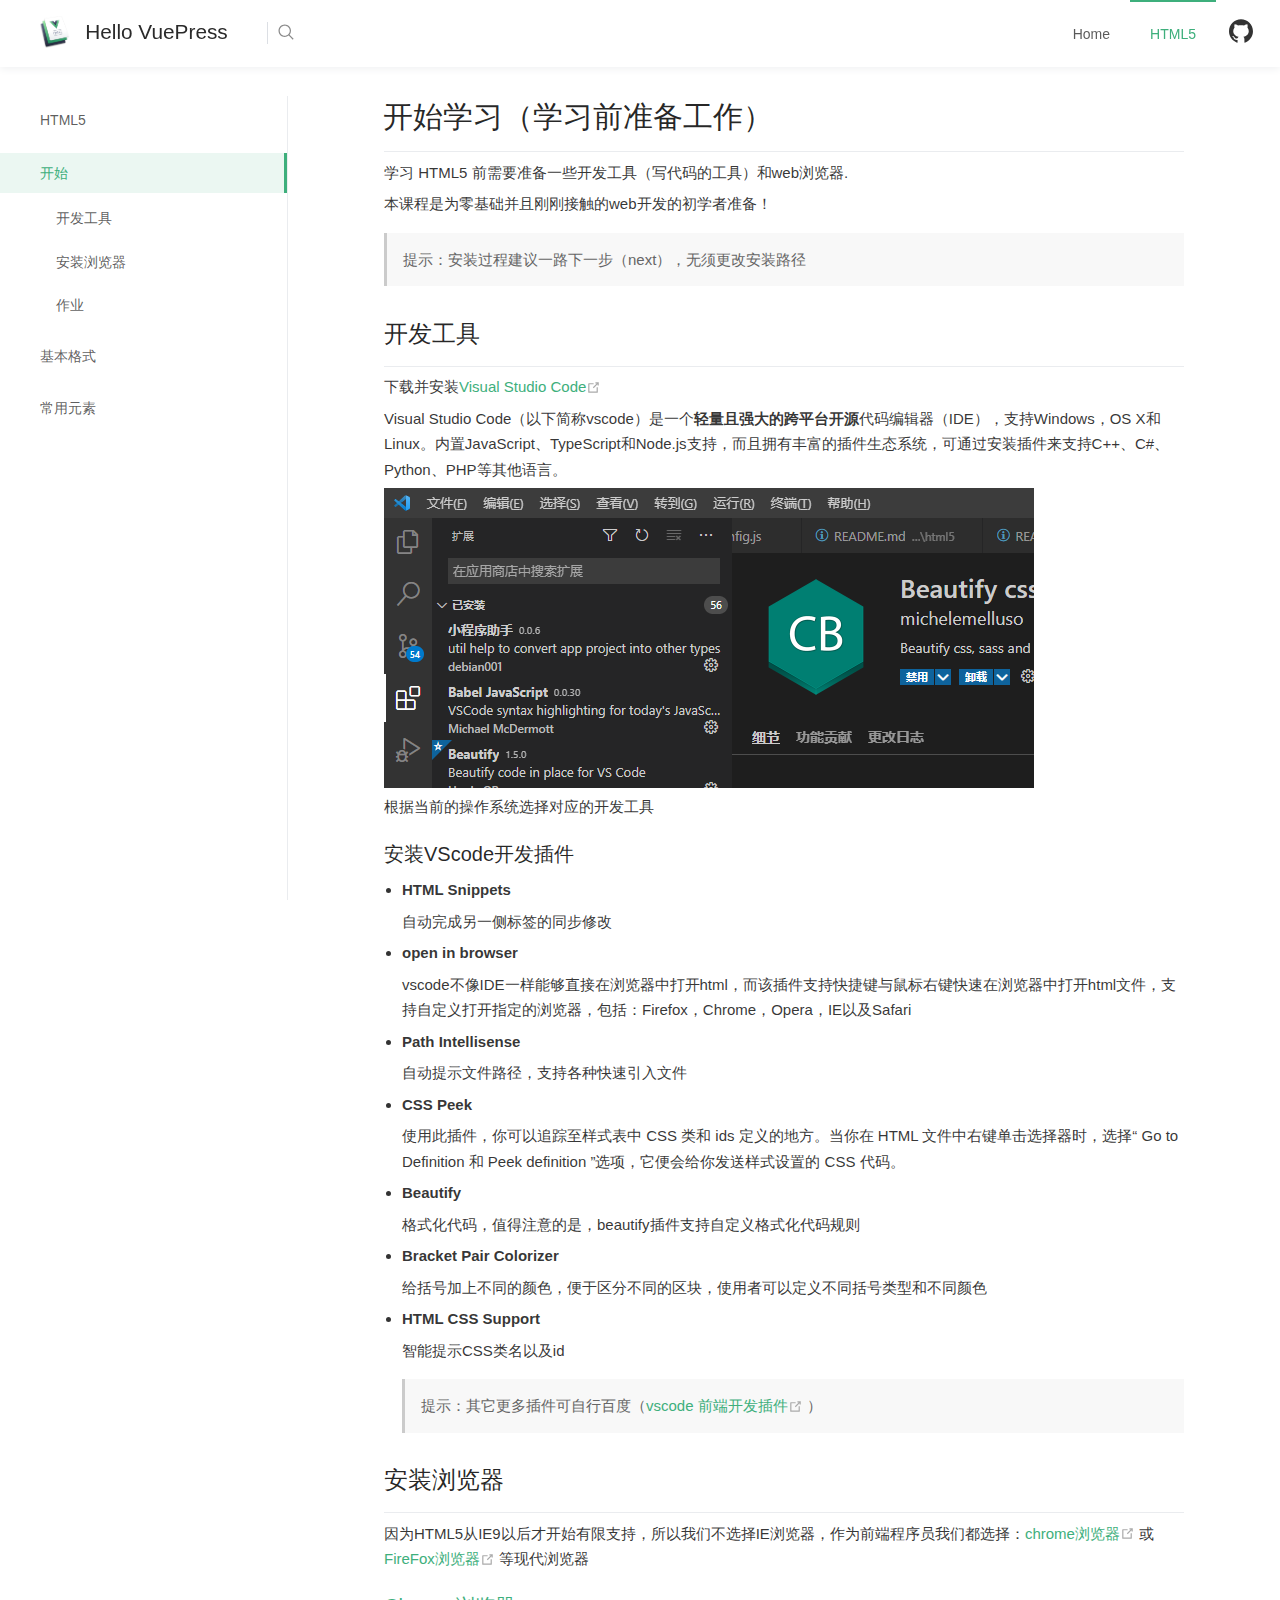
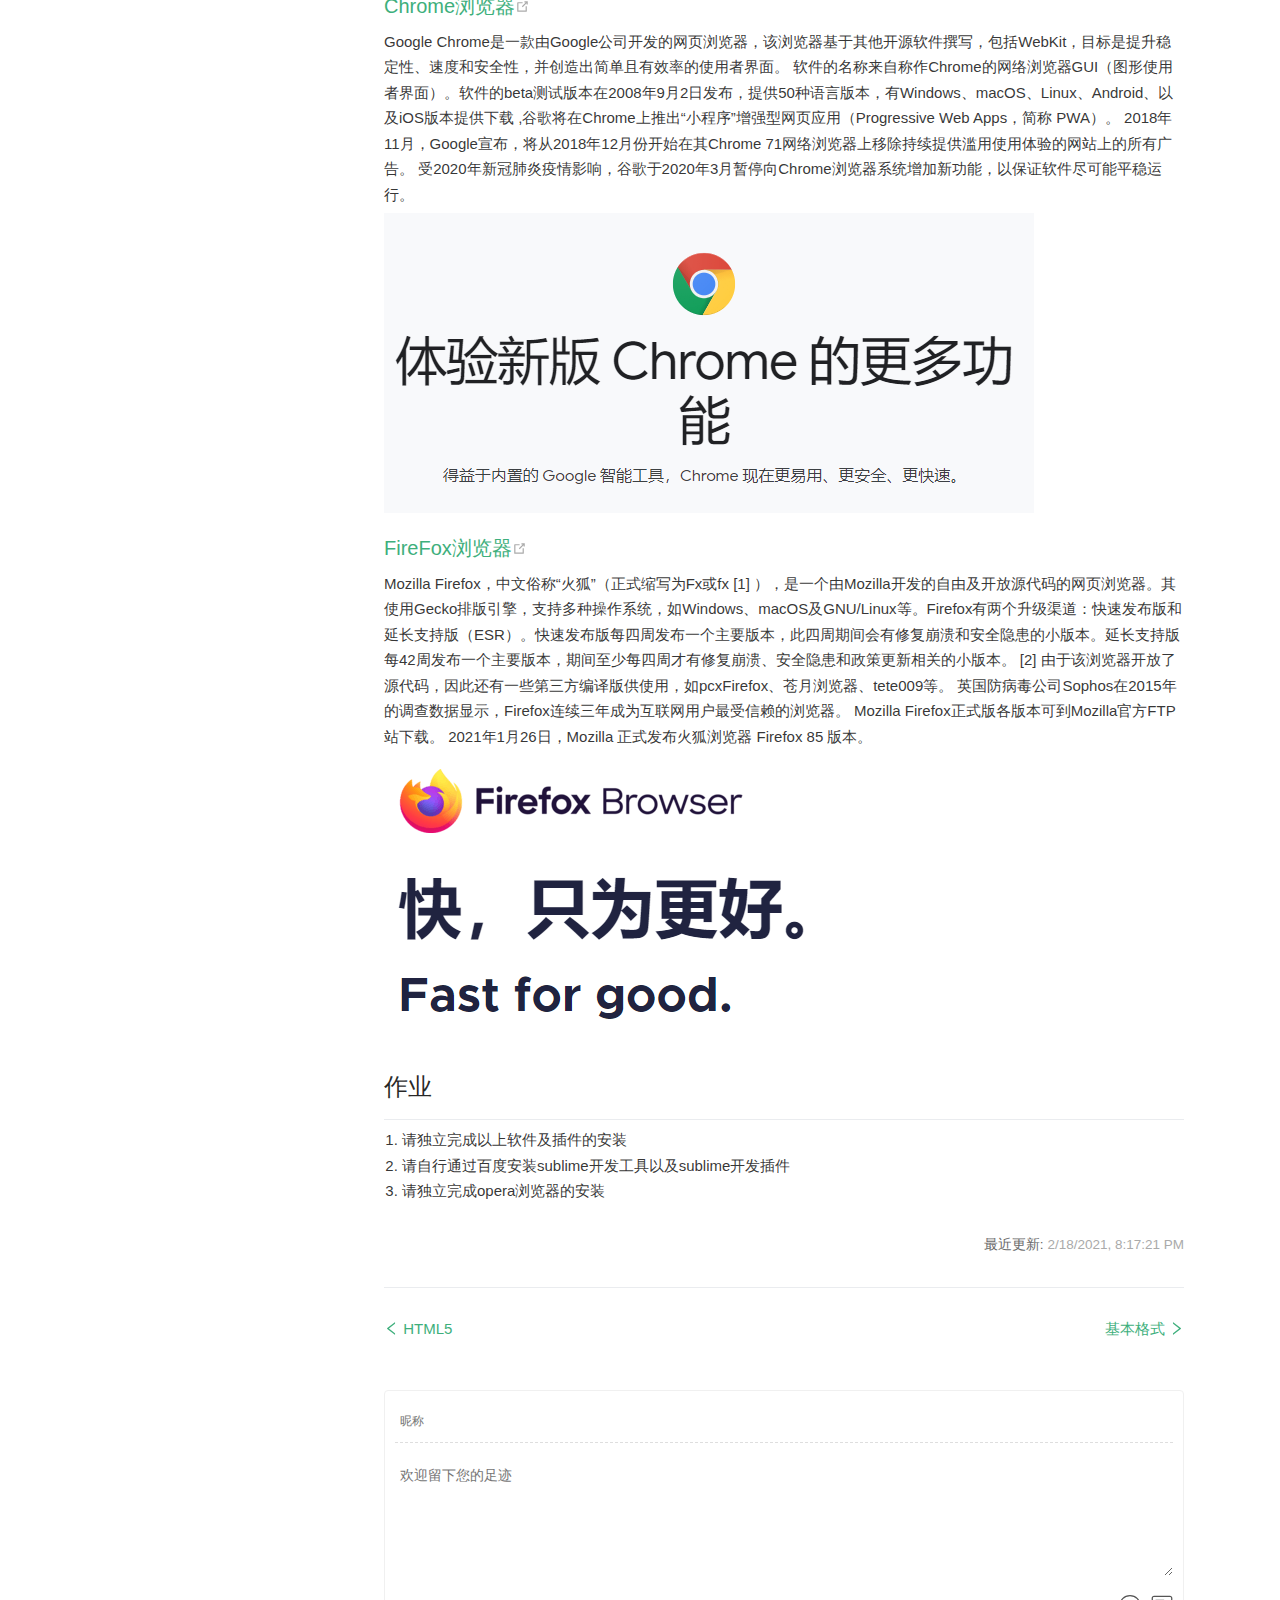
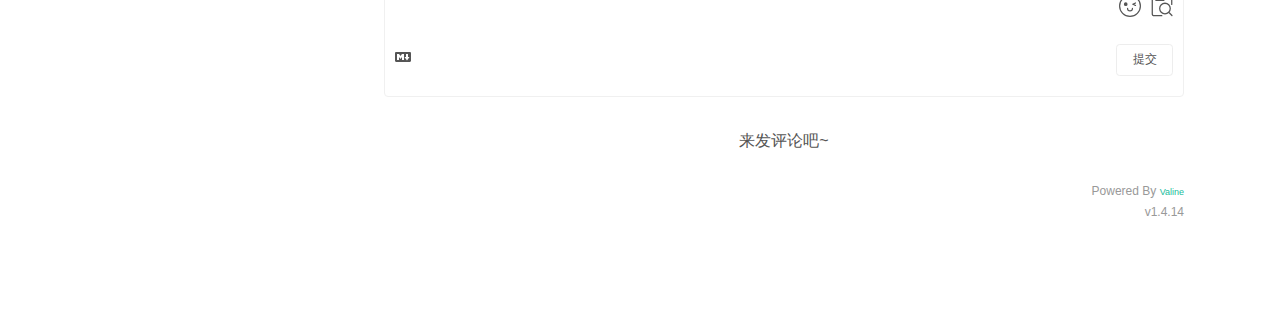
<file: html5/installation.html>
<!DOCTYPE html>
<html lang="en-US">
  <head>
    <meta charset="utf-8">
    <meta name="viewport" content="width=device-width, user-scalable=no, initial-scale=1.0, maximum-scale=1.0, minimum-scale=1.0">
    <title>开始 | Hello VuePress</title>
    <meta name="description" content="">
    <meta name="generator" content="VuePress 1.8.2">
    <link rel="icon" href="/assets/logo.png">
    <meta name="description" content="Just playing around">
    <link rel="preload" href="/assets/css/0.styles.d543ba48.css" as="style"><link rel="preload" href="/assets/js/app.e04eeacd.js" as="script"><link rel="preload" href="/assets/js/2.254e5786.js" as="script"><link rel="preload" href="/assets/js/3.1c4de574.js" as="script"><link rel="prefetch" href="/assets/js/4.7b0884c7.js"><link rel="prefetch" href="/assets/js/5.1ac2baca.js"><link rel="prefetch" href="/assets/js/6.a1860204.js"><link rel="prefetch" href="/assets/js/7.b7a99f80.js"><link rel="prefetch" href="/assets/js/8.587c3487.js"><link rel="prefetch" href="/assets/js/9.06639faa.js">
    <link rel="stylesheet" href="/assets/css/0.styles.d543ba48.css">
  </head>
  <body>
    <div id="app" data-server-rendered="true"><div class="theme-container"><header class="navbar"><div class="ant-row"><div class="sidebar-button"><i aria-label="icon: bars" class="anticon anticon-bars"><svg viewBox="0 0 1024 1024" focusable="false" data-icon="bars" width="1em" height="1em" fill="currentColor" aria-hidden="true"><path d="M912 192H328c-4.4 0-8 3.6-8 8v56c0 4.4 3.6 8 8 8h584c4.4 0 8-3.6 8-8v-56c0-4.4-3.6-8-8-8zm0 284H328c-4.4 0-8 3.6-8 8v56c0 4.4 3.6 8 8 8h584c4.4 0 8-3.6 8-8v-56c0-4.4-3.6-8-8-8zm0 284H328c-4.4 0-8 3.6-8 8v56c0 4.4 3.6 8 8 8h584c4.4 0 8-3.6 8-8v-56c0-4.4-3.6-8-8-8zM104 228a56 56 0 1 0 112 0 56 56 0 1 0-112 0zm0 284a56 56 0 1 0 112 0 56 56 0 1 0-112 0zm0 284a56 56 0 1 0 112 0 56 56 0 1 0-112 0z"></path></svg></i> <span></span></div> <div class="ant-col ant-col-xs-24 ant-col-sm-24 ant-col-md-6 ant-col-lg-5 ant-col-xl-5 ant-col-xxl-4"><a href="/" class="router-link-active home-link"><img src="/assets/logo.png" alt="Hello VuePress" class="logo"> <span class="site-name">Hello VuePress</span></a> <div class="search-box mobile-search"><input aria-label="Search" autocomplete="off" spellcheck="false" value=""> <!----></div></div> <div class="ant-col ant-col-xs-0 ant-col-sm-0 ant-col-md-18 ant-col-lg-19 ant-col-xl-19 ant-col-xxl-20"><div class="search-box"><input aria-label="Search" autocomplete="off" spellcheck="false" value=""> <!----></div> <nav class="nav-links can-hide"><ul role="menu" id="nav" class="ant-menu ant-menu-horizontal ant-menu-root ant-menu-light"><li role="menuitem" class="ant-menu-submenu ant-menu-submenu-horizontal ant-menu-overflowed-submenu" style="display:none;"><div aria-haspopup="true" class="ant-menu-submenu-title"><span>···</span><i class="ant-menu-submenu-arrow"></i></div></li><li role="menuitem" class="ant-menu-item"><a href="/" class="router-link-active">
          Home
        </a></li><li role="menuitem" class="ant-menu-submenu ant-menu-submenu-horizontal ant-menu-overflowed-submenu" style="display:none;"><div aria-haspopup="true" class="ant-menu-submenu-title"><span>···</span><i class="ant-menu-submenu-arrow"></i></div></li><li role="menuitem" class="ant-menu-item ant-menu-item-selected"><a href="/html5/" class="router-link-active">
          HTML5
        </a></li><li role="menuitem" class="ant-menu-submenu ant-menu-submenu-horizontal ant-menu-overflowed-submenu" style="visibility:hidden;position:absolute;"><div aria-haspopup="true" class="ant-menu-submenu-title"><span>···</span><i class="ant-menu-submenu-arrow"></i></div></li></ul> <a href="https://github.com/yyx219" target="_blank" rel="noopener noreferrer" class="repo-link"><i aria-label="icon: github" class="anticon anticon-github"><svg viewBox="64 64 896 896" focusable="false" data-icon="github" width="1em" height="1em" fill="currentColor" aria-hidden="true"><path d="M511.6 76.3C264.3 76.2 64 276.4 64 523.5 64 718.9 189.3 885 363.8 946c23.5 5.9 19.9-10.8 19.9-22.2v-77.5c-135.7 15.9-141.2-73.9-150.3-88.9C215 726 171.5 718 184.5 703c30.9-15.9 62.4 4 98.9 57.9 26.4 39.1 77.9 32.5 104 26 5.7-23.5 17.9-44.5 34.7-60.8-140.6-25.2-199.2-111-199.2-213 0-49.5 16.3-95 48.3-131.7-20.4-60.5 1.9-112.3 4.9-120 58.1-5.2 118.5 41.6 123.2 45.3 33-8.9 70.7-13.6 112.9-13.6 42.4 0 80.2 4.9 113.5 13.9 11.3-8.6 67.3-48.8 121.3-43.9 2.9 7.7 24.7 58.3 5.5 118 32.4 36.8 48.9 82.7 48.9 132.3 0 102.2-59 188.1-200 212.9a127.5 127.5 0 0 1 38.1 91v112.5c.8 9 0 17.9 15 17.9 177.1-59.7 304.6-227 304.6-424.1 0-247.2-200.4-447.3-447.5-447.3z"></path></svg></i></a></nav></div></div> <!----></header> <aside class="sidebar"><!----> <ul class="sidebar-links"><li><a href="/html5/" aria-current="page" title="HTML5" class="sidebar-link">HTML5</a></li><li><a href="/html5/installation.html" aria-current="page" title="开始" class="active sidebar-link">开始</a><ul class="sidebar-sub-headers"><li class="sidebar-sub-header"><a href="/html5/installation.html#开发工具" title="开发工具" class="sidebar-link">开发工具</a></li><li class="sidebar-sub-header"><a href="/html5/installation.html#安装浏览器" title="安装浏览器" class="sidebar-link">安装浏览器</a></li><li class="sidebar-sub-header"><a href="/html5/installation.html#作业" title="作业" class="sidebar-link">作业</a></li></ul></li><li><a href="/html5/basicFormat.html" title="基本格式" class="sidebar-link">基本格式</a></li><li><a href="/html5/commonElements.html" title="常用元素" class="sidebar-link">常用元素</a></li></ul></aside> <main class="page"> <div class="theme-antdocs-content content__default"><h1 id="开始学习-学习前准备工作"><a href="#开始学习-学习前准备工作" class="header-anchor">#</a> 开始学习（学习前准备工作）</h1> <hr> <p>学习 HTML5 前需要准备一些开发工具（写代码的工具）和web浏览器.</p> <p>本课程是为零基础并且刚刚接触的web开发的初学者准备！</p> <blockquote><p>提示：安装过程建议一路下一步（next），无须更改安装路径</p></blockquote> <h2 id="开发工具"><a href="#开发工具" class="header-anchor">#</a> 开发工具</h2> <hr> <p>下载并安装<a href="https://code.visualstudio.com/" target="_blank" rel="noopener noreferrer">Visual Studio Code<span><svg xmlns="http://www.w3.org/2000/svg" aria-hidden="true" focusable="false" x="0px" y="0px" viewBox="0 0 100 100" width="15" height="15" class="icon outbound"><path fill="currentColor" d="M18.8,85.1h56l0,0c2.2,0,4-1.8,4-4v-32h-8v28h-48v-48h28v-8h-32l0,0c-2.2,0-4,1.8-4,4v56C14.8,83.3,16.6,85.1,18.8,85.1z"></path> <polygon fill="currentColor" points="45.7,48.7 51.3,54.3 77.2,28.5 77.2,37.2 85.2,37.2 85.2,14.9 62.8,14.9 62.8,22.9 71.5,22.9"></polygon></svg> <span class="sr-only">(opens new window)</span></span></a></p> <p>Visual Studio Code（以下简称vscode）是一个<strong>轻量且强大的跨平台开源</strong>代码编辑器（IDE），支持Windows，OS X和Linux。内置JavaScript、TypeScript和Node.js支持，而且拥有丰富的插件生态系统，可通过安装插件来支持C++、C#、Python、PHP等其他语言。</p> <p><img src="/assets/img/vscodeIndex.b9ff1cd8.png" alt="Visual Studio Code"></p> <p>根据当前的操作系统选择对应的开发工具</p> <h3 id="安装vscode开发插件"><a href="#安装vscode开发插件" class="header-anchor">#</a> 安装VScode开发插件</h3> <ul><li><p><strong>HTML Snippets</strong></p> <p>自动完成另一侧标签的同步修改</p></li> <li><p><strong>open in browser</strong></p> <p>vscode不像IDE一样能够直接在浏览器中打开html，而该插件支持快捷键与鼠标右键快速在浏览器中打开html文件，支持自定义打开指定的浏览器，包括：Firefox，Chrome，Opera，IE以及Safari</p></li> <li><p><strong>Path Intellisense</strong></p> <p>自动提示文件路径，支持各种快速引入文件</p></li> <li><p><strong>CSS Peek</strong></p> <p>使用此插件，你可以追踪至样式表中 CSS 类和 ids 定义的地方。当你在 HTML 文件中右键单击选择器时，选择“ Go to Definition 和 Peek definition ”选项，它便会给你发送样式设置的 CSS 代码。</p></li> <li><p><strong>Beautify</strong></p> <p>格式化代码，值得注意的是，beautify插件支持自定义格式化代码规则</p></li> <li><p><strong>Bracket Pair Colorizer</strong></p> <p>给括号加上不同的颜色，便于区分不同的区块，使用者可以定义不同括号类型和不同颜色</p></li> <li><p><strong>HTML CSS Support</strong></p> <p>智能提示CSS类名以及id</p> <blockquote><p>提示：其它更多插件可自行百度（<a href="https://www.baidu.com/s?ie=utf-8&amp;f=8&amp;rsv_bp=1&amp;tn=baidu&amp;wd=vscode%3A%E6%8F%92%E4%BB%B6&amp;oq=vscode%253A%25E6%258F%2592%25E4%25BB%25B6&amp;rsv_pq=b032668e000ec643&amp;rsv_t=43835dpk7Hb2cpH6cb3%2B9qnk5ZkJdlPsoS6m4uK4SpcqtfwFxTkmB%2BaEjc4&amp;rqlang=cn&amp;rsv_dl=tb&amp;rsv_enter=0&amp;rsv_btype=t&amp;rsv_sug3=19&amp;rsv_sug1=20&amp;rsv_sug7=100&amp;rsv_sug4=760" target="_blank" rel="noopener noreferrer">vscode 前端开发插件<span><svg xmlns="http://www.w3.org/2000/svg" aria-hidden="true" focusable="false" x="0px" y="0px" viewBox="0 0 100 100" width="15" height="15" class="icon outbound"><path fill="currentColor" d="M18.8,85.1h56l0,0c2.2,0,4-1.8,4-4v-32h-8v28h-48v-48h28v-8h-32l0,0c-2.2,0-4,1.8-4,4v56C14.8,83.3,16.6,85.1,18.8,85.1z"></path> <polygon fill="currentColor" points="45.7,48.7 51.3,54.3 77.2,28.5 77.2,37.2 85.2,37.2 85.2,14.9 62.8,14.9 62.8,22.9 71.5,22.9"></polygon></svg> <span class="sr-only">(opens new window)</span></span></a>）</p></blockquote></li></ul> <h2 id="安装浏览器"><a href="#安装浏览器" class="header-anchor">#</a> 安装浏览器</h2> <hr> <p>因为HTML5从IE9以后才开始有限支持，所以我们不选择IE浏览器，作为前端程序员我们都选择：<a href="https://www.google.cn/chrome/" target="_blank" rel="noopener noreferrer">chrome浏览器<span><svg xmlns="http://www.w3.org/2000/svg" aria-hidden="true" focusable="false" x="0px" y="0px" viewBox="0 0 100 100" width="15" height="15" class="icon outbound"><path fill="currentColor" d="M18.8,85.1h56l0,0c2.2,0,4-1.8,4-4v-32h-8v28h-48v-48h28v-8h-32l0,0c-2.2,0-4,1.8-4,4v56C14.8,83.3,16.6,85.1,18.8,85.1z"></path> <polygon fill="currentColor" points="45.7,48.7 51.3,54.3 77.2,28.5 77.2,37.2 85.2,37.2 85.2,14.9 62.8,14.9 62.8,22.9 71.5,22.9"></polygon></svg> <span class="sr-only">(opens new window)</span></span></a> 或 <a href="http://www.firefox.com.cn/" target="_blank" rel="noopener noreferrer">FireFox浏览器<span><svg xmlns="http://www.w3.org/2000/svg" aria-hidden="true" focusable="false" x="0px" y="0px" viewBox="0 0 100 100" width="15" height="15" class="icon outbound"><path fill="currentColor" d="M18.8,85.1h56l0,0c2.2,0,4-1.8,4-4v-32h-8v28h-48v-48h28v-8h-32l0,0c-2.2,0-4,1.8-4,4v56C14.8,83.3,16.6,85.1,18.8,85.1z"></path> <polygon fill="currentColor" points="45.7,48.7 51.3,54.3 77.2,28.5 77.2,37.2 85.2,37.2 85.2,14.9 62.8,14.9 62.8,22.9 71.5,22.9"></polygon></svg> <span class="sr-only">(opens new window)</span></span></a> 等现代浏览器</p> <h3 id="chrome浏览器"><a href="#chrome浏览器" class="header-anchor">#</a> <a href="https://www.google.cn/chrome/" target="_blank" rel="noopener noreferrer">Chrome浏览器<span><svg xmlns="http://www.w3.org/2000/svg" aria-hidden="true" focusable="false" x="0px" y="0px" viewBox="0 0 100 100" width="15" height="15" class="icon outbound"><path fill="currentColor" d="M18.8,85.1h56l0,0c2.2,0,4-1.8,4-4v-32h-8v28h-48v-48h28v-8h-32l0,0c-2.2,0-4,1.8-4,4v56C14.8,83.3,16.6,85.1,18.8,85.1z"></path> <polygon fill="currentColor" points="45.7,48.7 51.3,54.3 77.2,28.5 77.2,37.2 85.2,37.2 85.2,14.9 62.8,14.9 62.8,22.9 71.5,22.9"></polygon></svg> <span class="sr-only">(opens new window)</span></span></a></h3> <p>Google Chrome是一款由Google公司开发的网页浏览器，该浏览器基于其他开源软件撰写，包括WebKit，目标是提升稳定性、速度和安全性，并创造出简单且有效率的使用者界面。
软件的名称来自称作Chrome的网络浏览器GUI（图形使用者界面）。软件的beta测试版本在2008年9月2日发布，提供50种语言版本，有Windows、macOS、Linux、Android、以及iOS版本提供下载 ,谷歌将在Chrome上推出“小程序”增强型网页应用（Progressive Web Apps，简称 PWA）。  2018年11月，Google宣布，将从2018年12月份开始在其Chrome 71网络浏览器上移除持续提供滥用使用体验的网站上的所有广告。
受2020年新冠肺炎疫情影响，谷歌于2020年3月暂停向Chrome浏览器系统增加新功能，以保证软件尽可能平稳运行。</p> <p><img src="/assets/img/Chrome.42b0483b.png" alt="image-20210216162653776"></p> <h3 id="firefox浏览器"><a href="#firefox浏览器" class="header-anchor">#</a> <a href="http://www.firefox.com.cn/" target="_blank" rel="noopener noreferrer">FireFox浏览器<span><svg xmlns="http://www.w3.org/2000/svg" aria-hidden="true" focusable="false" x="0px" y="0px" viewBox="0 0 100 100" width="15" height="15" class="icon outbound"><path fill="currentColor" d="M18.8,85.1h56l0,0c2.2,0,4-1.8,4-4v-32h-8v28h-48v-48h28v-8h-32l0,0c-2.2,0-4,1.8-4,4v56C14.8,83.3,16.6,85.1,18.8,85.1z"></path> <polygon fill="currentColor" points="45.7,48.7 51.3,54.3 77.2,28.5 77.2,37.2 85.2,37.2 85.2,14.9 62.8,14.9 62.8,22.9 71.5,22.9"></polygon></svg> <span class="sr-only">(opens new window)</span></span></a></h3> <p>Mozilla Firefox，中文俗称“火狐”（正式缩写为Fx或fx [1]  ），是一个由Mozilla开发的自由及开放源代码的网页浏览器。其使用Gecko排版引擎，支持多种操作系统，如Windows、macOS及GNU/Linux等。Firefox有两个升级渠道：快速发布版和延长支持版（ESR）。快速发布版每四周发布一个主要版本，此四周期间会有修复崩溃和安全隐患的小版本。延长支持版每42周发布一个主要版本，期间至少每四周才有修复崩溃、安全隐患和政策更新相关的小版本。 [2]  由于该浏览器开放了源代码，因此还有一些第三方编译版供使用，如pcxFirefox、苍月浏览器、tete009等。
英国防病毒公司Sophos在2015年的调查数据显示，Firefox连续三年成为互联网用户最受信赖的浏览器。
Mozilla Firefox正式版各版本可到Mozilla官方FTP站下载。
2021年1月26日，Mozilla 正式发布火狐浏览器 Firefox 85 版本。
<img src="/assets/img/firefoxBrowser.a4d4f17a.png" alt="image-20210216162055631"></p> <h2 id="作业"><a href="#作业" class="header-anchor">#</a> 作业</h2> <hr> <ol><li>请独立完成以上软件及插件的安装</li> <li>请自行通过百度安装sublime开发工具以及sublime开发插件</li> <li>请独立完成opera浏览器的安装</li></ol></div> <footer class="page-edit"><!----> <div class="last-updated"><span class="prefix">最近更新:</span> <span class="time">2/18/2021, 8:17:21 PM</span></div></footer> <div class="page-nav"><p class="inner"><span class="prev"><a href="/html5/" class="prev router-link-active"><i aria-label="icon: left" class="anticon anticon-left"><svg viewBox="64 64 896 896" focusable="false" data-icon="left" width="1em" height="1em" fill="currentColor" aria-hidden="true"><path d="M724 218.3V141c0-6.7-7.7-10.4-12.9-6.3L260.3 486.8a31.86 31.86 0 0 0 0 50.3l450.8 352.1c5.3 4.1 12.9.4 12.9-6.3v-77.3c0-4.9-2.3-9.6-6.1-12.6l-360-281 360-281.1c3.8-3 6.1-7.7 6.1-12.6z"></path></svg></i>
        HTML5
      </a></span> <span class="next"><a href="/html5/basicFormat.html">
        基本格式
        <i aria-label="icon: right" class="anticon anticon-right"><svg viewBox="64 64 896 896" focusable="false" data-icon="right" width="1em" height="1em" fill="currentColor" aria-hidden="true"><path d="M765.7 486.8L314.9 134.7A7.97 7.97 0 0 0 302 141v77.3c0 4.9 2.3 9.6 6.1 12.6l360 281.1-360 281.1c-3.9 3-6.1 7.7-6.1 12.6V883c0 6.7 7.7 10.4 12.9 6.3l450.8-352.1a31.96 31.96 0 0 0 0-50.4z"></path></svg></i></a></span></p></div> </main> <!----></div><div class="global-ui"></div></div>
    <script src="/assets/js/app.e04eeacd.js" defer></script><script src="/assets/js/2.254e5786.js" defer></script><script src="/assets/js/3.1c4de574.js" defer></script>
  </body>
</html>
</file>
